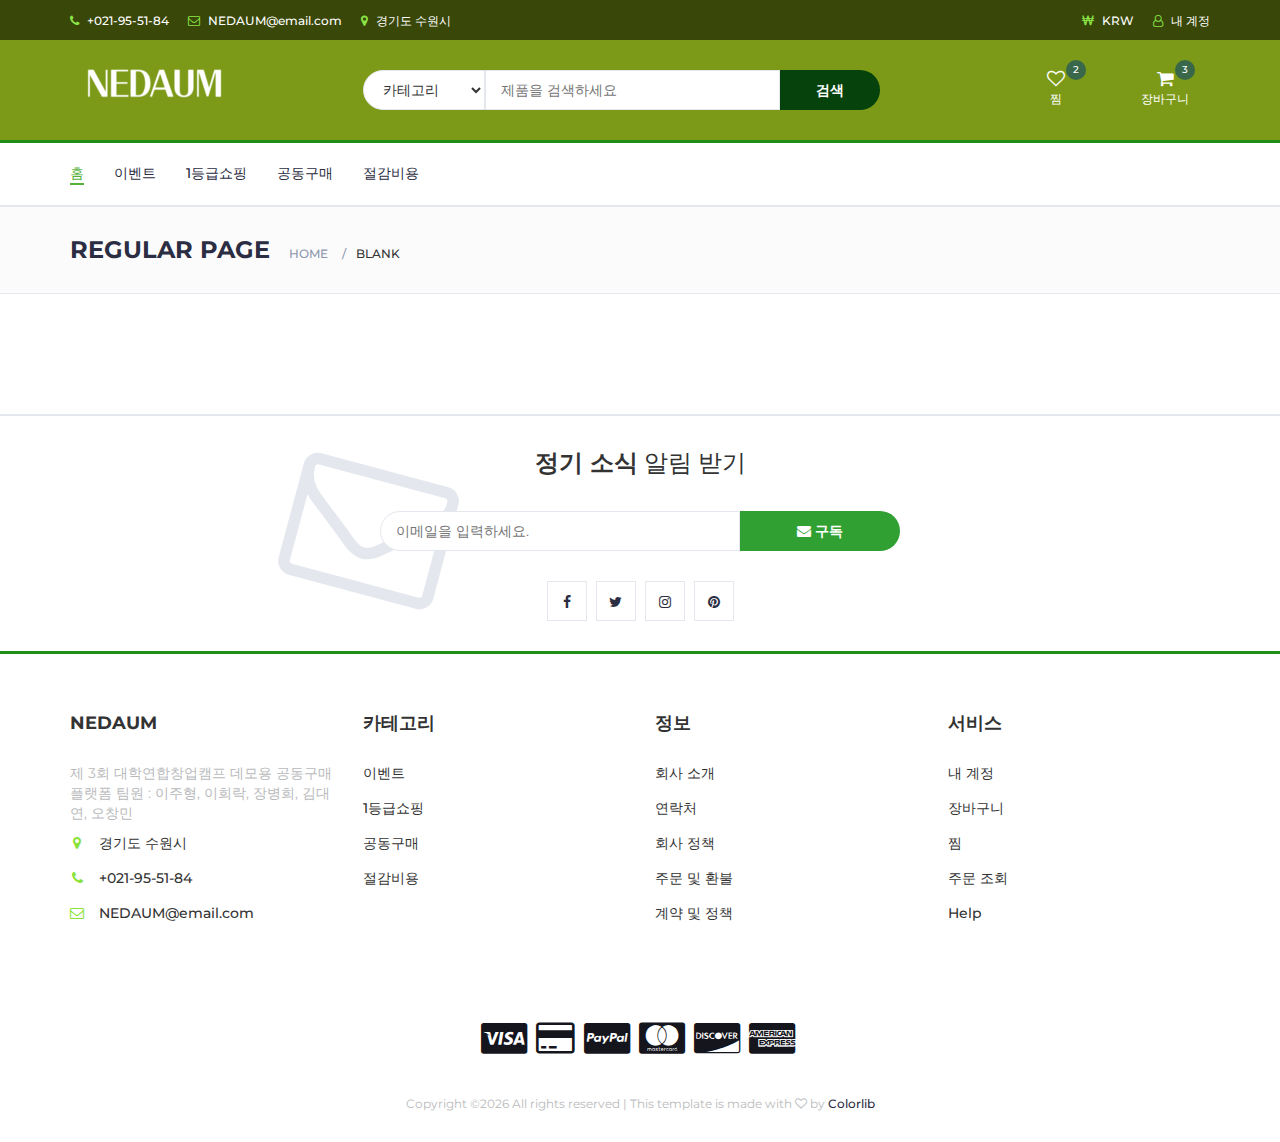
<file: blank.html>
<!DOCTYPE html>
<html lang="en">
	<head>
		<meta charset="utf-8">
		<meta http-equiv="X-UA-Compatible" content="IE=edge">
		<!--<meta name="viewport" content="width=device-width, initial-scale=1">-->
		 <!-- The above 3 meta tags *must* come first in the head; any other head content must come *after* these tags -->

		<title>Electro - HTML Ecommerce Template</title>

 		<!-- Google font -->
 		<link href="https://fonts.googleapis.com/css?family=Montserrat:400,500,700" rel="stylesheet">

 		<!-- Bootstrap -->
 		<link type="text/css" rel="stylesheet" href="css/bootstrap.min.css"/>

 		<!-- Slick -->
 		<link type="text/css" rel="stylesheet" href="css/slick.css"/>
 		<link type="text/css" rel="stylesheet" href="css/slick-theme.css"/>

 		<!-- nouislider -->
 		<link type="text/css" rel="stylesheet" href="css/nouislider.min.css"/>

 		<!-- Font Awesome Icon -->
 		<link rel="stylesheet" href="css/font-awesome.min.css">

 		<!-- Custom stlylesheet -->
 		<link type="text/css" rel="stylesheet" href="css/style.css"/>

 		<!-- HTML5 shim and Respond.js for IE8 support of HTML5 elements and media queries -->
 		<!-- WARNING: Respond.js doesn't work if you view the page via file:// -->
 		<!--[if lt IE 9]>
 		  <script src="https://oss.maxcdn.com/html5shiv/3.7.3/html5shiv.min.js"></script>
 		  <script src="https://oss.maxcdn.com/respond/1.4.2/respond.min.js"></script>
 		<![endif]-->

    </head>
	<body>
		<!-- HEADER -->
		<header>
			<!-- TOP HEADER -->
			<div id="top-header">
				<div class="container">
					<ul class="header-links pull-left">
						<li><a href="Error.html"><i class="fa fa-phone"></i> +021-95-51-84</a></li>
						<li><a href="Error.html"><i class="fa fa-envelope-o"></i> NEDAUM@email.com</a></li>
						<li><a href="Error.html"><i class="fa fa-map-marker"></i> 경기도 수원시</a></li>
					</ul>
					<ul class="header-links pull-right">
						<li><a href="Error.html"><i class="fa fa-krw"></i> KRW</a></li>
						<li><a href="Error.html"><i class="fa fa-user-o"></i> 내 계정</a></li>
					</ul>
				</div>
			</div>
			<!-- /TOP HEADER -->

			<!-- MAIN HEADER -->
			<div id="header">
				<!-- container -->
				<div class="container">
					<!-- row -->
					<div class="row">
						<!-- LOGO -->
						<div class="col-md-3">
							<div class="header-logo">
								<a href="index.html" class="logo">
									<img src="./img/logo.png" alt="">
								</a>
							</div>
						</div>
						<!-- /LOGO -->

						<!-- SEARCH BAR -->
						<div class="col-md-6">
							<div class="header-search">
								<form action="list.html">
									<select class="input-select">
										<option value="0">카테고리</option>
										<option value="1">냉장고</option>
										<option value="2">김치냉장고</option>
										<option value="3">에어컨</option>
										<option value="4">공기청정기</option>
										<option value="5">오븐</option>
									</select>
									<input class="input" placeholder="제품을 검색하세요">
									<button class="search-btn" >검색</button>
								</form>
							</div>
						</div>
						<!-- /SEARCH BAR -->

						<!-- ACCOUNT -->
						<div class="col-md-3 clearfix">
							<div class="header-ctn">
								<!-- Wishlist -->
								<div>
									<a href="Error.html">
										<i class="fa fa-heart-o"></i>
										<span>찜</span>
										<div class="qty">2</div>
									</a>
								</div>
								<!-- /Wishlist -->

								<!-- Cart -->
								<div class="dropdown">
									<a class="dropdown-toggle" data-toggle="dropdown" aria-expanded="true">
										<i class="fa fa-shopping-cart"></i>
										<span>장바구니</span>
										<div class="qty">3</div>
									</a>
									<div class="cart-dropdown">
										<div class="cart-list">
											<div class="product-widget">
												<div class="product-img">
													<img src="./img/product01.png" alt="">
												</div>
												<div class="product-body">
													<h3 class="product-name"><a href="Error.html">[삼성전자] 비스포크</a></h3>
													<h4 class="product-price"><span class="qty">1x</span>1,781,000원</h4>
												</div>
												<button class="delete"><i class="fa fa-close"></i></button>
											</div>

											<div class="product-widget">
												<div class="product-img">
													<img src="./img/product02.png" alt="">
												</div>
												<div class="product-body">
													<h3 class="product-name"><a href="Error.html">[미디어] 세탁기</a></h3>
													<h4 class="product-price"><span class="qty">2x</span>520,000원</h4>
												</div>
												<button class="delete"><i class="fa fa-close"></i></button>
											</div>
										</div>
										<div class="cart-summary">
											<small>3 아이템 선택</small>
											<h5>총합: 2,301,000원</h5>
										</div>
										<div class="cart-btns">
											<a href="Error.html">장바구니 보기</a>
											<a href="checkout.html">구매하기<i class="fa fa-arrow-circle-right"></i></a>
										</div>
									</div>
								</div>
								<!-- /Cart -->

								<!-- Menu Toogle -->
								<div class="menu-toggle">
									<a href="Error.html">
										<i class="fa fa-bars"></i>
										<span>메뉴</span>
									</a>
								</div>
								<!-- /Menu Toogle -->
							</div>
						</div>
						<!-- /ACCOUNT -->
					</div>
					<!-- row -->
				</div>
				<!-- container -->
			</div>
			<!-- /MAIN HEADER -->
		</header>
		<!-- /HEADER -->
		
		<!-- NAVIGATION -->
		<nav id="navigation">
			<!-- container -->
			<div class="container">
				<!-- responsive-nav -->
				<div id="responsive-nav">
					<!-- NAV -->
					<ul class="main-nav nav navbar-nav">
						<li class="active"><a href="index.html">홈</a></li>
						<li><a href="event.html">이벤트</a></li>
						<li><a href="list.html">1등급쇼핑</a></li>
						<li><a href="purchase.html">공동구매</a></li>
						<li><a href="save.html">절감비용</a></li>
					</ul>
					<!-- /NAV -->
				</div>
				<!-- /responsive-nav -->
			</div>
			<!-- /container -->
		</nav>
		<!-- /NAVIGATION -->

		<!-- BREADCRUMB -->
		<div id="breadcrumb" class="section">
			<!-- container -->
			<div class="container">
				<!-- row -->
				<div class="row">
					<div class="col-md-12">
						<h3 class="breadcrumb-header">Regular Page</h3>
						<ul class="breadcrumb-tree">
							<li><a href="Error.html">Home</a></li>
							<li class="active">Blank</li>
						</ul>
					</div>
				</div>
				<!-- /row -->
			</div>
			<!-- /container -->
		</div>
		<!-- /BREADCRUMB -->

		<!-- SECTION -->
		<div class="section">
			<!-- container -->
			<div class="container">
				<!-- row -->
				<div class="row">
				</div>
				<!-- /row -->
			</div>
			<!-- /container -->
		</div>
		<!-- /SECTION -->

<!-- NEWSLETTER -->
<div id="newsletter" class="section">
	<!-- container -->
	<div class="container">
		<!-- row -->
		<div class="row">
			<div class="col-md-12">
				<div class="newsletter">
					<p><strong>정기 소식</strong> 알림 받기</p>
					<form action="https://mail.google.com/">
						<input class="input" type="email" placeholder="이메일을 입력하세요.">
						<button class="newsletter-btn"><i class="fa fa-envelope"></i> 구독</button>
					</form>
					<ul class="newsletter-follow">
						<li>
							<a href="#"><i class="fa fa-facebook"></i></a>
						</li>
						<li>
							<a href="#"><i class="fa fa-twitter"></i></a>
						</li>
						<li>
							<a href="#"><i class="fa fa-instagram"></i></a>
						</li>
						<li>
							<a href="#"><i class="fa fa-pinterest"></i></a>
						</li>
					</ul>
				</div>
			</div>
		</div>
		<!-- /row -->
	</div>
	<!-- /container -->
</div>
<!-- /NEWSLETTER -->

<!-- FOOTER -->
<footer id="footer">
	<!-- top footer -->
	<div class="section">
		<!-- container -->
		<div class="container">
			<!-- row -->
			<div class="row">
				<div class="col-md-3 col-xs-6">
					<div class="footer">
						<h3 class="footer-title">NEDAUM</h3>
						<p>제 3회 대학연합창업캠프 데모용 공동구매 플랫폼 팀원 : 이주형, 이희락, 장병희, 김대연, 오창민</p>
						<ul class="footer-links">
							<li><a href="Error.html"><i class="fa fa-map-marker"></i>경기도 수원시</a></li>
							<li><a href="Error.html"><i class="fa fa-phone"></i>+021-95-51-84</a></li>
							<li><a href="Error.html"><i class="fa fa-envelope-o"></i>NEDAUM@email.com</a></li>
						</ul>
					</div>
				</div>

				<div class="col-md-3 col-xs-6">
					<div class="footer">
						<h3 class="footer-title">카테고리</h3>
						<ul class="footer-links">
							<li><a href="event.html">이벤트</a></li>
							<li><a href="list.html">1등급쇼핑</a></li>
							<li><a href="purchase.html">공동구매</a></li>
							<li><a href="product.html">절감비용</a></li>
						</ul>
					</div>
				</div>

				<div class="clearfix visible-xs"></div>

				<div class="col-md-3 col-xs-6">
					<div class="footer">
						<h3 class="footer-title">정보</h3>
						<ul class="footer-links">
							<li><a href="Error.html">회사 소개</a></li>
							<li><a href="Error.html">연락처</a></li>
							<li><a href="Error.html">회사 정책</a></li>
							<li><a href="Error.html">주문 및 환불</a></li>
							<li><a href="Error.html">계약 및 정책</a></li>
						</ul>
					</div>
				</div>

				<div class="col-md-3 col-xs-6">
					<div class="footer">
						<h3 class="footer-title">서비스</h3>
						<ul class="footer-links">
							<li><a href="Error.html">내 계정</a></li>
							<li><a href="Error.html">장바구니</a></li>
							<li><a href="Error.html">찜</a></li>
							<li><a href="Error.html">주문 조회</a></li>
							<li><a href="Error.html">Help</a></li>
						</ul>
					</div>
				</div>
			</div>
			<!-- /row -->
		</div>
		<!-- /container -->
	</div>
	<!-- /top footer -->

	<!-- bottom footer -->
	<div id="bottom-footer" class="section">
		<div class="container">
			<!-- row -->
			<div class="row">
				<div class="col-md-12 text-center">
					<ul class="footer-payments">
						<li><a href="Error.html"><i class="fa fa-cc-visa"></i></a></li>
						<li><a href="Error.html"><i class="fa fa-credit-card"></i></a></li>
						<li><a href="Error.html"><i class="fa fa-cc-paypal"></i></a></li>
						<li><a href="Error.html"><i class="fa fa-cc-mastercard"></i></a></li>
						<li><a href="Error.html"><i class="fa fa-cc-discover"></i></a></li>
						<li><a href="Error.html"><i class="fa fa-cc-amex"></i></a></li>
					</ul>
					<span class="copyright">
						<!-- Link back to Colorlib can't be removed. Template is licensed under CC BY 3.0. -->
						Copyright &copy;<script>document.write(new Date().getFullYear());</script> All rights reserved | This template is made with <i class="fa fa-heart-o" aria-hidden="true"></i> by <a href="https://colorlib.com" target="_blank">Colorlib</a>
					<!-- Link back to Colorlib can't be removed. Template is licensed under CC BY 3.0. -->
					</span>
				</div>
			</div>
				<!-- /row -->
		</div>
		<!-- /container -->
	</div>
	<!-- /bottom footer -->
</footer>
<!-- /FOOTER -->

		<!-- jQuery Plugins -->
		<script src="js/jquery.min.js"></script>
		<script src="js/bootstrap.min.js"></script>
		<script src="js/slick.min.js"></script>
		<script src="js/nouislider.min.js"></script>
		<script src="js/jquery.zoom.min.js"></script>
		<script src="js/main.js"></script>

	</body>
</html>
</file>
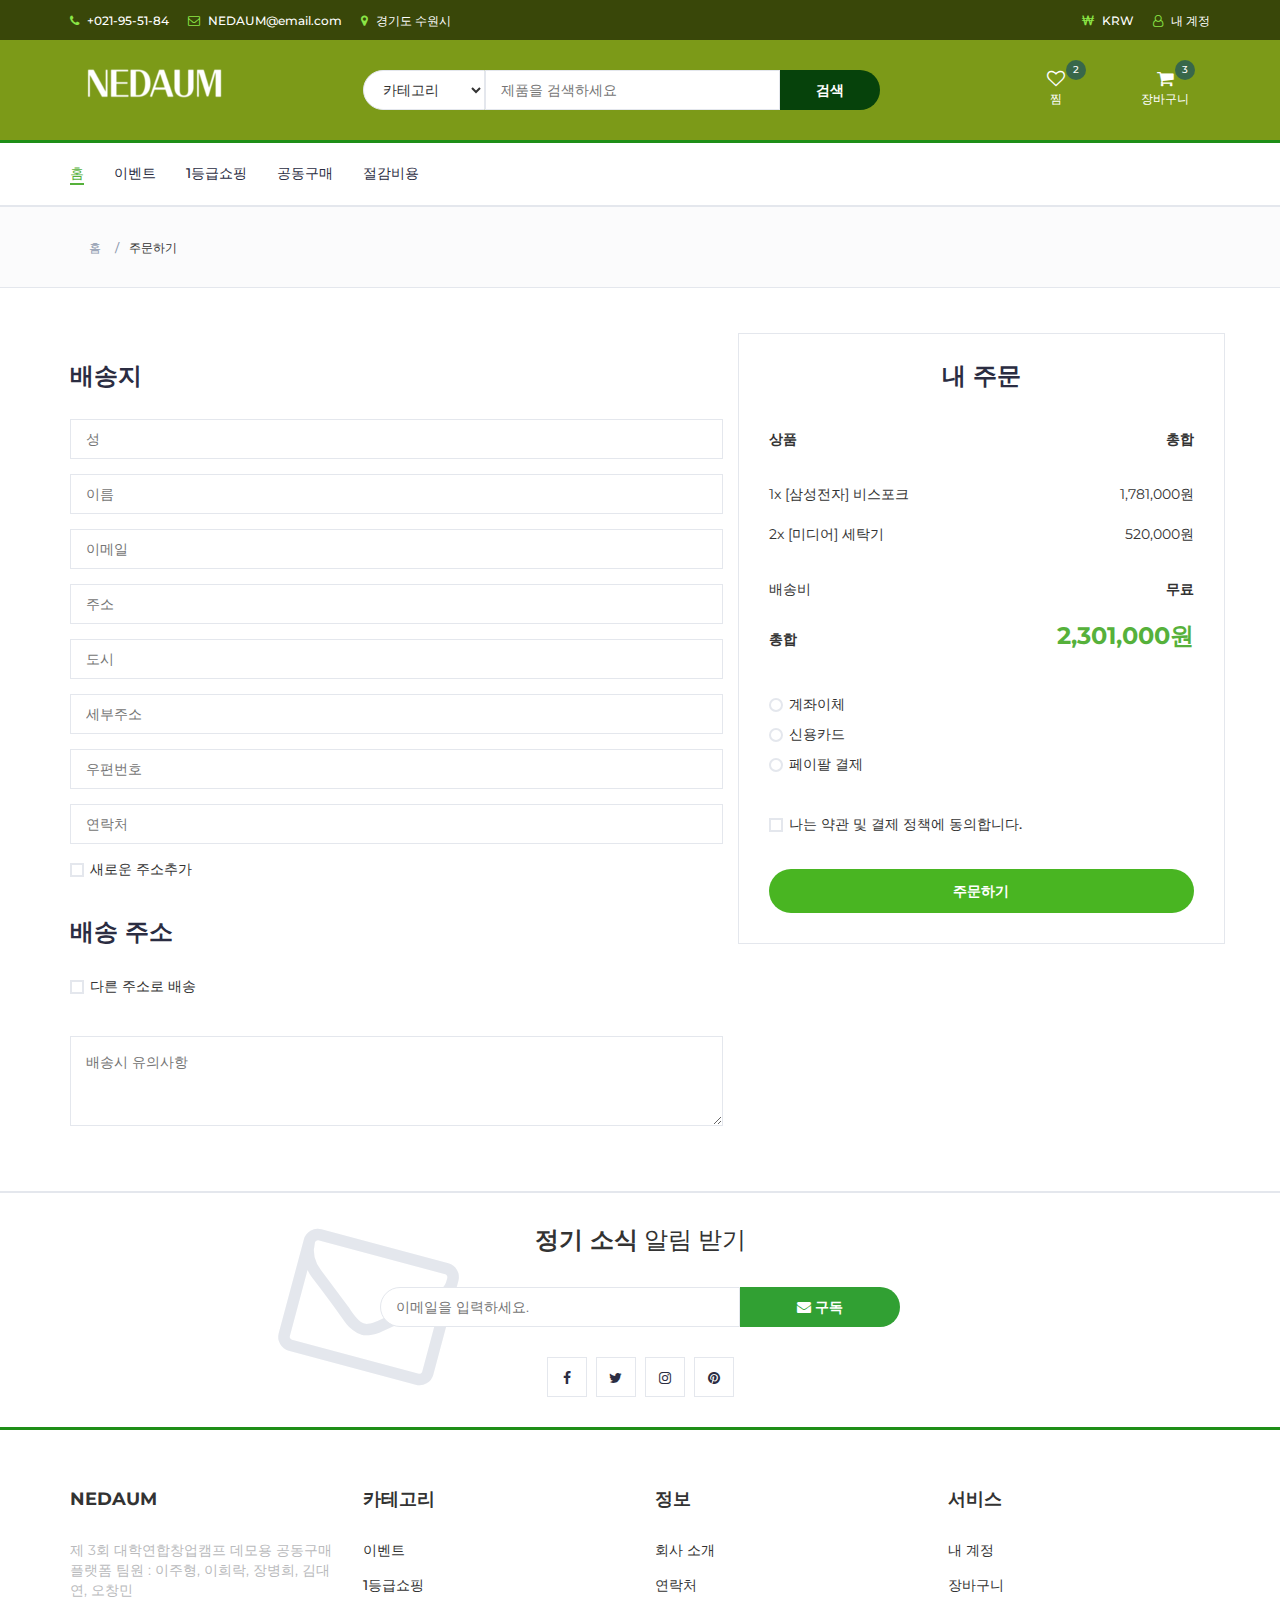
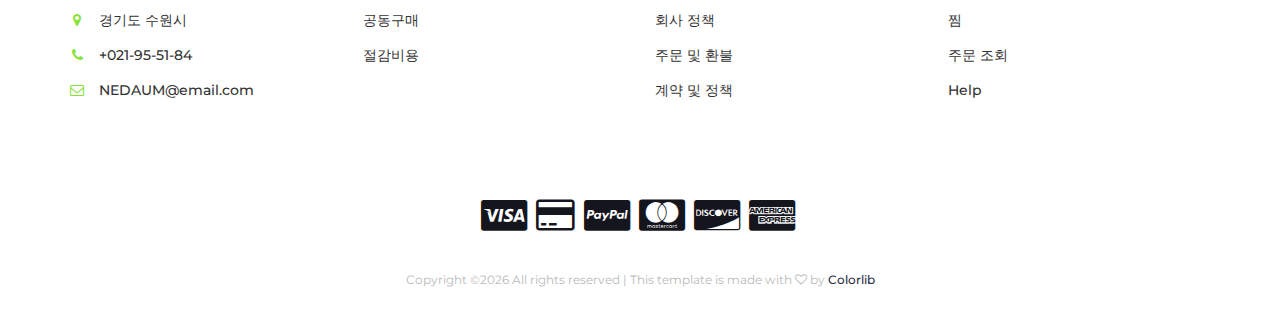
<file: checkout.html>
<!DOCTYPE html>
<html lang="en">
	<head>
		<meta charset="utf-8">
		<meta http-equiv="X-UA-Compatible" content="IE=edge">
		<!--<meta name="viewport" content="width=device-width, initial-scale=1">-->
		 <!-- The above 3 meta tags *must* come first in the head; any other head content must come *after* these tags -->

		 <title>1등급 가전제품 공동구매 플랫폼</title>

 		<!-- Google font -->
 		<link href="https://fonts.googleapis.com/css?family=Montserrat:400,500,700" rel="stylesheet">

 		<!-- Bootstrap -->
 		<link type="text/css" rel="stylesheet" href="css/bootstrap.min.css"/>

 		<!-- Slick -->
 		<link type="text/css" rel="stylesheet" href="css/slick.css"/>
 		<link type="text/css" rel="stylesheet" href="css/slick-theme.css"/>

 		<!-- nouislider -->
 		<link type="text/css" rel="stylesheet" href="css/nouislider.min.css"/>

 		<!-- Font Awesome Icon -->
 		<link rel="stylesheet" href="css/font-awesome.min.css">

 		<!-- Custom stlylesheet -->
 		<link type="text/css" rel="stylesheet" href="css/style.css"/>

		<!-- HTML5 shim and Respond.js for IE8 support of HTML5 elements and media queries -->
		<!-- WARNING: Respond.js doesn't work if you view the page via file:// -->
		<!--[if lt IE 9]>
		  <script src="https://oss.maxcdn.com/html5shiv/3.7.3/html5shiv.min.js"></script>
		  <script src="https://oss.maxcdn.com/respond/1.4.2/respond.min.js"></script>
		<![endif]-->

    </head>
	<body>
		<!-- HEADER -->
		<header>
			<!-- TOP HEADER -->
			<div id="top-header">
				<div class="container">
					<ul class="header-links pull-left">
						<li><a href="Error.html"><i class="fa fa-phone"></i> +021-95-51-84</a></li>
						<li><a href="Error.html"><i class="fa fa-envelope-o"></i> NEDAUM@email.com</a></li>
						<li><a href="Error.html"><i class="fa fa-map-marker"></i> 경기도 수원시</a></li>
					</ul>
					<ul class="header-links pull-right">
						<li><a href="Error.html"><i class="fa fa-krw"></i> KRW</a></li>
						<li><a href="Error.html"><i class="fa fa-user-o"></i> 내 계정</a></li>
					</ul>
				</div>
			</div>
			<!-- /TOP HEADER -->

			<!-- MAIN HEADER -->
			<div id="header">
				<!-- container -->
				<div class="container">
					<!-- row -->
					<div class="row">
						<!-- LOGO -->
						<div class="col-md-3">
							<div class="header-logo">
								<a href="index.html" class="logo">
									<img src="./img/logo.png" alt="">
								</a>
							</div>
						</div>
						<!-- /LOGO -->

						<!-- SEARCH BAR -->
						<div class="col-md-6">
							<div class="header-search">
								<form action="list.html">
									<select class="input-select">
										<option value="0">카테고리</option>
										<option value="1">냉장고</option>
										<option value="2">김치냉장고</option>
										<option value="3">에어컨</option>
										<option value="4">공기청정기</option>
										<option value="5">오븐</option>
									</select>
									<input class="input" placeholder="제품을 검색하세요">
									<button class="search-btn" >검색</button>
								</form>
							</div>
						</div>
						<!-- /SEARCH BAR -->
						<!-- /SEARCH BAR -->

						<!-- ACCOUNT -->
						<div class="col-md-3 clearfix">
							<div class="header-ctn">
								<!-- Wishlist -->
								<div>
									<a href="Error.html">
										<i class="fa fa-heart-o"></i>
										<span>찜</span>
										<div class="qty">2</div>
									</a>
								</div>
								<!-- /Wishlist -->

								<!-- Cart -->
								<div class="dropdown">
									<a class="dropdown-toggle" data-toggle="dropdown" aria-expanded="true">
										<i class="fa fa-shopping-cart"></i>
										<span>장바구니</span>
										<div class="qty">3</div>
									</a>
									<div class="cart-dropdown">
										<div class="cart-list">
											<div class="product-widget">
												<div class="product-img">
													<img src="./img/product01.png" alt="">
												</div>
												<div class="product-body">
													<h3 class="product-name"><a href="Error.html">[삼성전자] 비스포크</a></h3>
													<h4 class="product-price"><span class="qty">1x</span>1,781,000원</h4>
												</div>
												<button class="delete"><i class="fa fa-close"></i></button>
											</div>

											<div class="product-widget">
												<div class="product-img">
													<img src="./img/product02.png" alt="">
												</div>
												<div class="product-body">
													<h3 class="product-name"><a href="Error.html">[미디어] 세탁기</a></h3>
													<h4 class="product-price"><span class="qty">2x</span>520,000원</h4>
												</div>
												<button class="delete"><i class="fa fa-close"></i></button>
											</div>
										</div>
										<div class="cart-summary">
											<small>3 아이템 선택</small>
											<h5>총합: 2,301,000원</h5>
										</div>
										<div class="cart-btns">
											<a href="Error.html">장바구니 보기</a>
											<a href="checkout.html">구매하기<i class="fa fa-arrow-circle-right"></i></a>
										</div>
									</div>
								</div>
								<!-- /Cart -->

								<!-- Menu Toogle -->
								<div class="menu-toggle">
									<a href="Error.html">
										<i class="fa fa-bars"></i>
										<span>메뉴</span>
									</a>
								</div>
								<!-- /Menu Toogle -->
							</div>
						</div>
						<!-- /ACCOUNT -->
					</div>
					<!-- row -->
				</div>
				<!-- container -->
			</div>
			<!-- /MAIN HEADER -->
		</header>
		<!-- /HEADER -->

		<!-- NAVIGATION -->
		<nav id="navigation">
			<!-- container -->
			<div class="container">
				<!-- responsive-nav -->
				<div id="responsive-nav">
					<!-- NAV -->
					<ul class="main-nav nav navbar-nav">
						<li class="active"><a href="index.html">홈</a></li>
						<li><a href="event.html">이벤트</a></li>
						<li><a href="list.html">1등급쇼핑</a></li>
						<li><a href="purchase.html">공동구매</a></li>
						<li><a href="save.html">절감비용</a></li>
					</ul>
					<!-- /NAV -->
				</div>
				<!-- /responsive-nav -->
			</div>
			<!-- /container -->
		</nav>
		<!-- /NAVIGATION -->

		<!-- BREADCRUMB -->
		<div id="breadcrumb" class="section">
			<!-- container -->
			<div class="container">
				<!-- row -->
				<div class="row">
					<div class="col-md-12">
						<h3 class="breadcrumb-header">
							
						</h3>
						<ul class="breadcrumb-tree">
							<li><a href="Error.html">홈</a></li>
							<li class="active">주문하기</li>
						</ul>
					</div>
				</div>
				<!-- /row -->
			</div>
			<!-- /container -->
		</div>
		<!-- /BREADCRUMB -->

		<!-- SECTION -->
		<div class="section">
			<!-- container -->
			<div class="container">
				<!-- row -->
				<div class="row">

					<div class="col-md-7">
						<!-- Billing Details -->
						<div class="billing-details">
							<div class="section-title">
								<h3 class="title">배송지</h3>
							</div>
							<div class="form-group">
								<input class="input" type="text" name="first-name" placeholder="성">
							</div>
							<div class="form-group">
								<input class="input" type="text" name="last-name" placeholder="이름">
							</div>
							<div class="form-group">
								<input class="input" type="email" name="email" placeholder="이메일">
							</div>
							<div class="form-group">
								<input class="input" type="text" name="address" placeholder="주소">
							</div>
							<div class="form-group">
								<input class="input" type="text" name="city" placeholder="도시">
							</div>
							<div class="form-group">
								<input class="input" type="text" name="country" placeholder="세부주소">
							</div>
							<div class="form-group">
								<input class="input" type="text" name="zip-code" placeholder="우편번호">
							</div>
							<div class="form-group">
								<input class="input" type="tel" name="tel" placeholder="연락처">
							</div>
							<div class="form-group">
								<div class="input-checkbox">
									<input type="checkbox" id="create-account">
									<label for="create-account">
										<span></span>
										새로운 주소추가
									</label>
									<div class="caption">
										<p>새 주소 추가</p>
										<input class="input" type="password" name="password" placeholder="비밀번호 입력">
									</div>
								</div>
							</div>
						</div>
						<!-- /Billing Details -->

						<!-- Shiping Details -->
						<div class="shiping-details">
							<div class="section-title">
								<h3 class="title">배송 주소</h3>
							</div>
							<div class="input-checkbox">
								<input type="checkbox" id="shiping-address">
								<label for="shiping-address">
									<span></span>
									다른 주소로 배송
								</label>
								<div class="caption">
									<div class="form-group">
										<input class="input" type="text" name="first-name" placeholder="성">
									</div>
									<div class="form-group">
										<input class="input" type="text" name="last-name" placeholder="이름">
									</div>
									<div class="form-group">
										<input class="input" type="email" name="email" placeholder="이메일">
									</div>
									<div class="form-group">
										<input class="input" type="text" name="address" placeholder="주소">
									</div>
									<div class="form-group">
										<input class="input" type="text" name="city" placeholder="도시">
									</div>
									<div class="form-group">
										<input class="input" type="text" name="country" placeholder="세부주소">
									</div>
									<div class="form-group">
										<input class="input" type="text" name="zip-code" placeholder="우편번호">
									</div>
									<div class="form-group">
										<input class="input" type="tel" name="tel" placeholder="연락처">
									</div>
								</div>
							</div>
						</div>
						<!-- /Shiping Details -->

						<!-- Order notes -->
						<div class="order-notes">
							<textarea class="input" placeholder="배송시 유의사항"></textarea>
						</div>
						<!-- /Order notes -->
					</div>

					<!-- Order Details -->
					<div class="col-md-5 order-details">
						<div class="section-title text-center">
							<h3 class="title">내 주문</h3>
						</div>
						<div class="order-summary">
							<div class="order-col">
								<div><strong>상품</strong></div>
								<div><strong>총합</strong></div>
							</div>
							<div class="order-products">
								<div class="order-col">
									<div>1x [삼성전자] 비스포크</div>
									<div>1,781,000원</div>
								</div>
								<div class="order-col">
									<div>2x [미디어] 세탁기</div>
									<div>520,000원</div>
								</div>
							</div>
							<div class="order-col">
								<div>배송비</div>
								<div><strong>무료</strong></div>
							</div>
							<div class="order-col">
								<div><strong>총합</strong></div>
								<div><strong class="order-total">2,301,000원</strong></div>
							</div>
						</div>
						<div class="payment-method">
							<div class="input-radio">
								<input type="radio" name="payment" id="payment-1">
								<label for="payment-1">
									<span></span>
									계좌이체
								</label>
								<div class="caption">
									<p>현재 결제는 불가합니다.</p>
								</div>
							</div>
							<div class="input-radio">
								<input type="radio" name="payment" id="payment-2">
								<label for="payment-2">
									<span></span>
									신용카드
								</label>
								<div class="caption">
									<p>현재 결제는 불가합니다.</p>
								</div>
							</div>
							<div class="input-radio">
								<input type="radio" name="payment" id="payment-3">
								<label for="payment-3">
									<span></span>
									페이팔 결제
								</label>
								<div class="caption">
									<p>현재 결제는 불가합니다.</p>
								</div>
							</div>
						</div>
						<div class="input-checkbox">
							<input type="checkbox" id="terms">
							<label for="terms">
								<span></span>
								나는 약관 및 결제 정책에 동의합니다.
							</label>
						</div>
						<a href="Error.html" class="primary-btn order-submit">주문하기</a>
					</div>
					<!-- /Order Details -->
				</div>
				<!-- /row -->
			</div>
			<!-- /container -->
		</div>
		<!-- /SECTION -->

		<!-- NEWSLETTER -->
		<div id="newsletter" class="section">
			<!-- container -->
			<div class="container">
				<!-- row -->
				<div class="row">
					<div class="col-md-12">
						<div class="newsletter">
							<p><strong>정기 소식</strong> 알림 받기</p>
							<form action="https://mail.google.com/">
								<input class="input" type="email" placeholder="이메일을 입력하세요.">
								<button class="newsletter-btn"><i class="fa fa-envelope"></i> 구독</button>
							</form>
							<ul class="newsletter-follow">
								<li>
									<a href="#"><i class="fa fa-facebook"></i></a>
								</li>
								<li>
									<a href="#"><i class="fa fa-twitter"></i></a>
								</li>
								<li>
									<a href="#"><i class="fa fa-instagram"></i></a>
								</li>
								<li>
									<a href="#"><i class="fa fa-pinterest"></i></a>
								</li>
							</ul>
						</div>
					</div>
				</div>
				<!-- /row -->
			</div>
			<!-- /container -->
		</div>
		<!-- /NEWSLETTER -->

<!-- FOOTER -->
<footer id="footer">
	<!-- top footer -->
	<div class="section">
		<!-- container -->
		<div class="container">
			<!-- row -->
			<div class="row">
				<div class="col-md-3 col-xs-6">
					<div class="footer">
						<h3 class="footer-title">NEDAUM</h3>
						<p>제 3회 대학연합창업캠프 데모용 공동구매 플랫폼 팀원 : 이주형, 이희락, 장병희, 김대연, 오창민</p>
						<ul class="footer-links">
							<li><a href="Error.html"><i class="fa fa-map-marker"></i>경기도 수원시</a></li>
							<li><a href="Error.html"><i class="fa fa-phone"></i>+021-95-51-84</a></li>
							<li><a href="Error.html"><i class="fa fa-envelope-o"></i>NEDAUM@email.com</a></li>
						</ul>
					</div>
				</div>

				<div class="col-md-3 col-xs-6">
					<div class="footer">
						<h3 class="footer-title">카테고리</h3>
						<ul class="footer-links">
							<li><a href="event.html">이벤트</a></li>
							<li><a href="list.html">1등급쇼핑</a></li>
							<li><a href="purchase.html">공동구매</a></li>
							<li><a href="product.html">절감비용</a></li>
						</ul>
					</div>
				</div>

				<div class="clearfix visible-xs"></div>

				<div class="col-md-3 col-xs-6">
					<div class="footer">
						<h3 class="footer-title">정보</h3>
						<ul class="footer-links">
							<li><a href="Error.html">회사 소개</a></li>
							<li><a href="Error.html">연락처</a></li>
							<li><a href="Error.html">회사 정책</a></li>
							<li><a href="Error.html">주문 및 환불</a></li>
							<li><a href="Error.html">계약 및 정책</a></li>
						</ul>
					</div>
				</div>

				<div class="col-md-3 col-xs-6">
					<div class="footer">
						<h3 class="footer-title">서비스</h3>
						<ul class="footer-links">
							<li><a href="Error.html">내 계정</a></li>
							<li><a href="Error.html">장바구니</a></li>
							<li><a href="Error.html">찜</a></li>
							<li><a href="Error.html">주문 조회</a></li>
							<li><a href="Error.html">Help</a></li>
						</ul>
					</div>
				</div>
			</div>
			<!-- /row -->
		</div>
		<!-- /container -->
	</div>
	<!-- /top footer -->

	<!-- bottom footer -->
	<div id="bottom-footer" class="section">
		<div class="container">
			<!-- row -->
			<div class="row">
				<div class="col-md-12 text-center">
					<ul class="footer-payments">
						<li><a href="Error.html"><i class="fa fa-cc-visa"></i></a></li>
						<li><a href="Error.html"><i class="fa fa-credit-card"></i></a></li>
						<li><a href="Error.html"><i class="fa fa-cc-paypal"></i></a></li>
						<li><a href="Error.html"><i class="fa fa-cc-mastercard"></i></a></li>
						<li><a href="Error.html"><i class="fa fa-cc-discover"></i></a></li>
						<li><a href="Error.html"><i class="fa fa-cc-amex"></i></a></li>
					</ul>
					<span class="copyright">
						<!-- Link back to Colorlib can't be removed. Template is licensed under CC BY 3.0. -->
						Copyright &copy;<script>document.write(new Date().getFullYear());</script> All rights reserved | This template is made with <i class="fa fa-heart-o" aria-hidden="true"></i> by <a href="https://colorlib.com" target="_blank">Colorlib</a>
					<!-- Link back to Colorlib can't be removed. Template is licensed under CC BY 3.0. -->
					</span>
				</div>
			</div>
				<!-- /row -->
		</div>
		<!-- /container -->
	</div>
	<!-- /bottom footer -->
</footer>
<!-- /FOOTER -->

		<!-- jQuery Plugins -->
		<script src="js/jquery.min.js"></script>
		<script src="js/bootstrap.min.js"></script>
		<script src="js/slick.min.js"></script>
		<script src="js/nouislider.min.js"></script>
		<script src="js/jquery.zoom.min.js"></script>
		<script src="js/main.js"></script>

	</body>
</html>
</file>
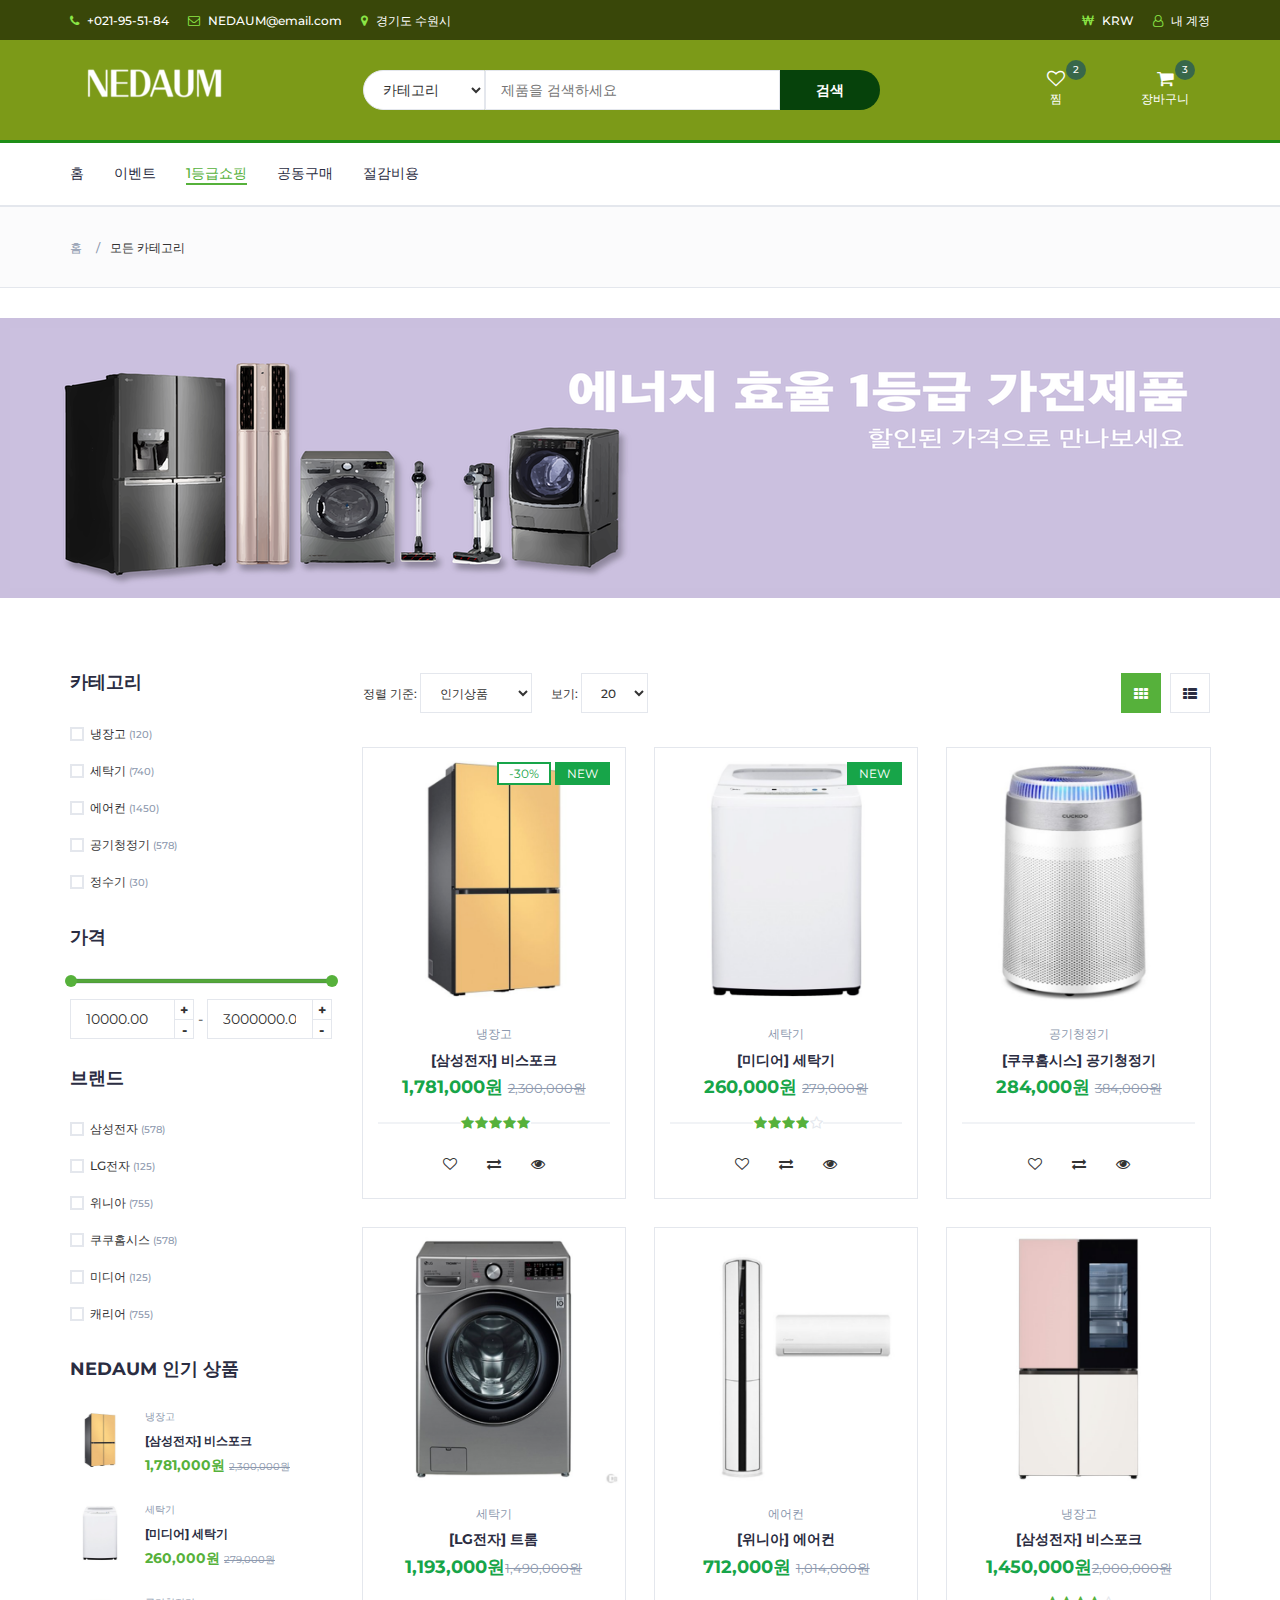
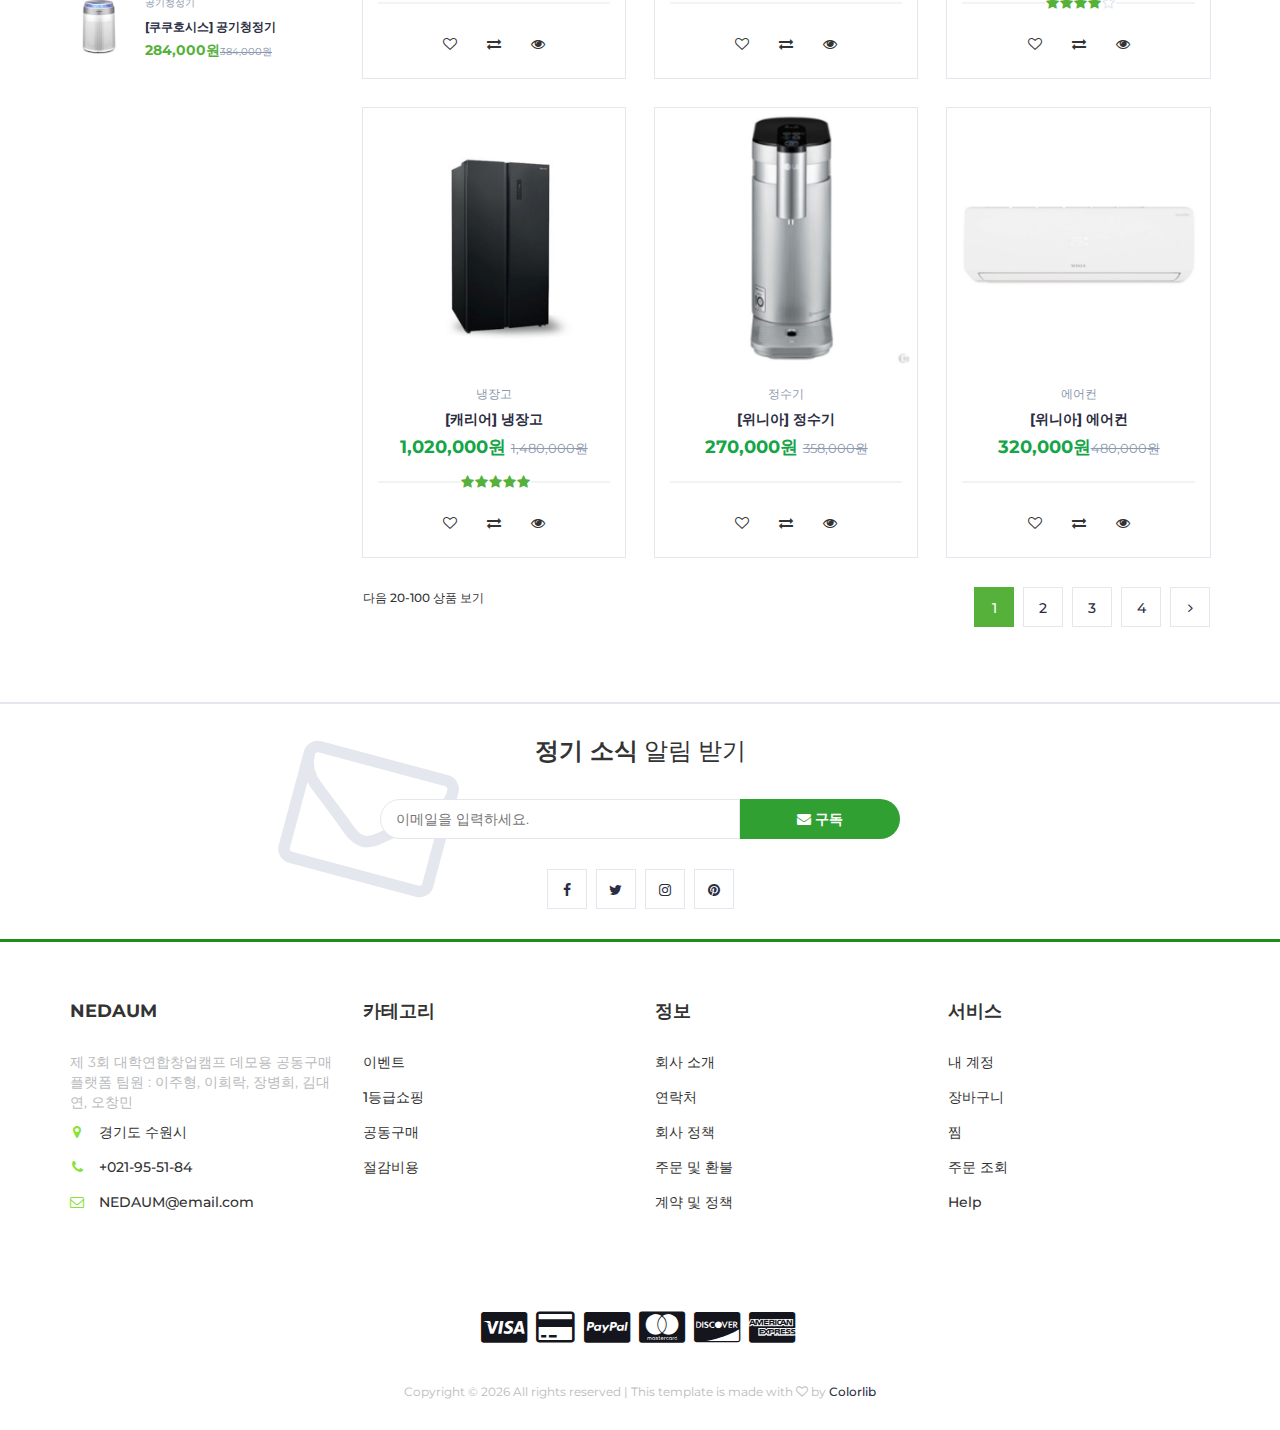
<file: list.html>
<!DOCTYPE html>
<html lang="en">
  <head>
    <meta charset="utf-8" />
    <meta http-equiv="X-UA-Compatible" content="IE=edge" />
    <!--<meta name="viewport" content="width=device-width, initial-scale=1">-->
    <!-- The above 3 meta tags *must* come first in the head; any other head content must come *after* these tags -->

    <title>1등급 가전제품 공동구매 플랫폼</title>

    <!-- Google font -->
    <link
      href="https://fonts.googleapis.com/css?family=Montserrat:400,500,700"
      rel="stylesheet"
    />

    <!-- Bootstrap -->
    <link type="text/css" rel="stylesheet" href="css/bootstrap.min.css" />

    <!-- Slick -->
    <link type="text/css" rel="stylesheet" href="css/slick.css" />
    <link type="text/css" rel="stylesheet" href="css/slick-theme.css" />

    <!-- nouislider -->
    <link type="text/css" rel="stylesheet" href="css/nouislider.min.css" />

    <!-- Font Awesome Icon -->
    <link rel="stylesheet" href="css/font-awesome.min.css" />

    <!-- Custom stlylesheet -->
    <link type="text/css" rel="stylesheet" href="css/style.css" />

    <!-- HTML5 shim and Respond.js for IE8 support of HTML5 elements and media queries -->
    <!-- WARNING: Respond.js doesn't work if you view the page via file:// -->
    <!--[if lt IE 9]>
      <script src="https://oss.maxcdn.com/html5shiv/3.7.3/html5shiv.min.js"></script>
      <script src="https://oss.maxcdn.com/respond/1.4.2/respond.min.js"></script>
    <![endif]-->
  </head>
  <body>
    <!-- HEADER -->
    <header>
      <!-- TOP HEADER -->
      <div id="top-header">
        <div class="container">
          <ul class="header-links pull-left">
            <li>
              <a href="Error.html"><i class="fa fa-phone"></i> +021-95-51-84</a>
            </li>
            <li>
              <a href="Error.html"
                ><i class="fa fa-envelope-o"></i> NEDAUM@email.com</a
              >
            </li>
            <li>
              <a href="Error.html"
                ><i class="fa fa-map-marker"></i> 경기도 수원시</a
              >
            </li>
          </ul>
          <ul class="header-links pull-right">
            <li>
              <a href="Error.html"><i class="fa fa-krw"></i> KRW</a>
            </li>
            <li>
              <a href="Error.html"><i class="fa fa-user-o"></i> 내 계정</a>
            </li>
          </ul>
        </div>
      </div>
      <!-- /TOP HEADER -->

      <!-- MAIN HEADER -->
      <div id="header">
        <!-- container -->
        <div class="container">
          <!-- row -->
          <div class="row">
            <!-- LOGO -->
            <div class="col-md-3">
              <div class="header-logo">
                <a href="index.html" class="logo">
                  <img src="./img/logo.png" alt="" />
                </a>
              </div>
            </div>
            <!-- /LOGO -->

            <!-- SEARCH BAR -->
            <div class="col-md-6">
              <div class="header-search">
                <form action="list.html">
                  <select class="input-select">
                    <option value="0">카테고리</option>
                    <option value="1">냉장고</option>
                    <option value="2">김치냉장고</option>
                    <option value="3">에어컨</option>
                    <option value="4">공기청정기</option>
                    <option value="5">오븐</option>
                  </select>
                  <input class="input" placeholder="제품을 검색하세요" />
                  <button class="search-btn">검색</button>
                </form>
              </div>
            </div>
            <!-- /SEARCH BAR -->

            <!-- ACCOUNT -->
            <div class="col-md-3 clearfix">
              <div class="header-ctn">
                <!-- Wishlist -->
                <div>
                  <a href="Error.html">
                    <i class="fa fa-heart-o"></i>
                    <span>찜</span>
                    <div class="qty">2</div>
                  </a>
                </div>
                <!-- /Wishlist -->

                <!-- Cart -->
                <div class="dropdown">
                  <a
                    class="dropdown-toggle"
                    data-toggle="dropdown"
                    aria-expanded="true"
                  >
                    <i class="fa fa-shopping-cart"></i>
                    <span>장바구니</span>
                    <div class="qty">3</div>
                  </a>
                  <div class="cart-dropdown">
                    <div class="cart-list">
                      <div class="product-widget">
                        <div class="product-img">
                          <img src="./img/product01.png" alt="" />
                        </div>
                        <div class="product-body">
                          <h3 class="product-name">
                            <a href="Error.html">[삼성전자] 비스포크</a>
                          </h3>
                          <h4 class="product-price">
                            <span class="qty">1x</span>1,781,000원
                          </h4>
                        </div>
                        <button class="delete">
                          <i class="fa fa-close"></i>
                        </button>
                      </div>

                      <div class="product-widget">
                        <div class="product-img">
                          <img src="./img/product02.png" alt="" />
                        </div>
                        <div class="product-body">
                          <h3 class="product-name">
                            <a href="Error.html">[미디어] 세탁기</a>
                          </h3>
                          <h4 class="product-price">
                            <span class="qty">2x</span>520,000원
                          </h4>
                        </div>
                        <button class="delete">
                          <i class="fa fa-close"></i>
                        </button>
                      </div>
                    </div>
                    <div class="cart-summary">
                      <small>3 아이템 선택</small>
                      <h5>총합: 2,301,000원</h5>
                    </div>
                    <div class="cart-btns">
                      <a href="Error.html">장바구니 보기</a>
                      <a href="checkout.html"
                        >구매하기<i class="fa fa-arrow-circle-right"></i
                      ></a>
                    </div>
                  </div>
                </div>
                <!-- /Cart -->

                <!-- Menu Toogle -->
                <div class="menu-toggle">
                  <a href="Error.html">
                    <i class="fa fa-bars"></i>
                    <span>메뉴</span>
                  </a>
                </div>
                <!-- /Menu Toogle -->
              </div>
            </div>
            <!-- /ACCOUNT -->
          </div>
          <!-- row -->
        </div>
        <!-- container -->
      </div>
      <!-- /MAIN HEADER -->
    </header>
    <!-- /HEADER -->

    <!-- NAVIGATION -->
    <nav id="navigation">
      <!-- container -->
      <div class="container">
        <!-- responsive-nav -->
        <div id="responsive-nav">
          <!-- NAV -->
          <ul class="main-nav nav navbar-nav">
            <li><a href="index.html">홈</a></li>
            <li><a href="event.html">이벤트</a></li>
            <li class="active"><a href="list.html">1등급쇼핑</a></li>
            <li><a href="purchase.html">공동구매</a></li>
            <li><a href="save.html">절감비용</a></li>
          </ul>
          <!-- /NAV -->
        </div>
        <!-- /responsive-nav -->
      </div>
      <!-- /container -->
    </nav>
    <!-- /NAVIGATION -->

    <!-- BREADCRUMB -->
    <div id="breadcrumb" class="section">
      <!-- container -->
      <div class="container">
        <!-- row -->
        <div class="row">
          <div class="col-md-12">
            <ul class="breadcrumb-tree">
              <li><a href="index.html">홈</a></li>
              <li class="active">모든 카테고리</li>
            </ul>
          </div>
        </div>
        <!-- /row -->
      </div>
      <!-- /container -->
    </div>
    <!-- /BREADCRUMB -->

    <!-- HOT DEAL SECTION -->
    <div id="banner4" class="section" href="purchase.html">
      <!-- container -->
      <div class="container">
        <!-- row -->
        <div class="row">
          <div class="col-md-12">
            <div class="banner4">
              <br />
              <br />
              <br />
              <br />
              <br />
              <br />
              <br />
              <br />
            </div>
          </div>
        </div>
        <!-- /row -->
      </div>
      <!-- /container -->
    </div>

    <!-- SECTION -->
    <div class="section">
      <!-- container -->
      <div class="container">
        <!-- row -->
        <div class="row">
          <!-- ASIDE -->
          <div id="aside" class="col-md-3">
            <!-- aside Widget -->
            <div class="aside">
              <h3 class="aside-title">카테고리</h3>
              <div class="checkbox-filter">
                <div class="input-checkbox">
                  <input type="checkbox" id="category-1" />
                  <label for="category-1">
                    <span></span>
                    냉장고
                    <small>(120)</small>
                  </label>
                </div>

                <div class="input-checkbox">
                  <input type="checkbox" id="category-2" />
                  <label for="category-2">
                    <span></span>
                    세탁기
                    <small>(740)</small>
                  </label>
                </div>

                <div class="input-checkbox">
                  <input type="checkbox" id="category-3" />
                  <label for="category-3">
                    <span></span>
                    에어컨
                    <small>(1450)</small>
                  </label>
                </div>

                <div class="input-checkbox">
                  <input type="checkbox" id="category-4" />
                  <label for="category-4">
                    <span></span>
                    공기청정기
                    <small>(578)</small>
                  </label>
                </div>

                <div class="input-checkbox">
                  <input type="checkbox" id="category-4" />
                  <label for="category-4">
                    <span></span>
                    정수기
                    <small>(30)</small>
                  </label>
                </div>
              </div>
            </div>
            <!-- /aside Widget -->

            <!-- aside Widget -->
            <div class="aside">
              <h3 class="aside-title">가격</h3>
              <div class="price-filter">
                <div id="price-slider"></div>
                <div class="input-number price-min">
                  <input id="price-min" type="number" />
                  <span class="qty-up">+</span>
                  <span class="qty-down">-</span>
                </div>
                <span>-</span>
                <div class="input-number price-max">
                  <input id="price-max" type="number" />
                  <span class="qty-up">+</span>
                  <span class="qty-down">-</span>
                </div>
              </div>
            </div>
            <!-- /aside Widget -->

            <!-- aside Widget -->
            <div class="aside">
              <h3 class="aside-title">브랜드</h3>
              <div class="checkbox-filter">
                <div class="input-checkbox">
                  <input type="checkbox" id="brand-1" />
                  <label for="brand-1">
                    <span></span>
                    삼성전자
                    <small>(578)</small>
                  </label>
                </div>
                <div class="input-checkbox">
                  <input type="checkbox" id="brand-2" />
                  <label for="brand-2">
                    <span></span>
                    LG전자
                    <small>(125)</small>
                  </label>
                </div>
                <div class="input-checkbox">
                  <input type="checkbox" id="brand-3" />
                  <label for="brand-3">
                    <span></span>
                    위니아
                    <small>(755)</small>
                  </label>
                </div>
                <div class="input-checkbox">
                  <input type="checkbox" id="brand-4" />
                  <label for="brand-4">
                    <span></span>
                    쿠쿠홈시스
                    <small>(578)</small>
                  </label>
                </div>
                <div class="input-checkbox">
                  <input type="checkbox" id="brand-5" />
                  <label for="brand-5">
                    <span></span>
                    미디어
                    <small>(125)</small>
                  </label>
                </div>
                <div class="input-checkbox">
                  <input type="checkbox" id="brand-6" />
                  <label for="brand-6">
                    <span></span>
                    캐리어
                    <small>(755)</small>
                  </label>
                </div>
              </div>
            </div>
            <!-- /aside Widget -->

            <!-- aside Widget -->
            <div class="aside">
              <h3 class="aside-title">NEDAUM 인기 상품</h3>
              <div class="product-widget">
                <div class="product-img">
                  <img src="./img/product01.png" alt="" />
                </div>
                <div class="product-body">
                  <p class="product-category">냉장고</p>
                  <h3 class="product-name">
                    <a href="product.html">[삼성전자] 비스포크</a>
                  </h3>
                  <h4 class="product-price">
                    1,781,000원 <del class="product-old-price">2,300,000원</del>
                  </h4>
                </div>
              </div>

              <div class="product-widget">
                <div class="product-img">
                  <img src="./img/product02.png" alt="" />
                </div>
                <div class="product-body">
                  <p class="product-category">세탁기</p>
                  <h3 class="product-name">
                    <a href="product.html">[미디어] 세탁기</a>
                  </h3>
                  <h4 class="product-price">
                    260,000원 <del class="product-old-price">279,000원</del>
                  </h4>
                </div>
              </div>

              <div class="product-widget">
                <div class="product-img">
                  <img src="./img/product03.png" alt="" />
                </div>
                <div class="product-body">
                  <p class="product-category">공기청정기</p>
                  <h3 class="product-name">
                    <a href="product.html">[쿠쿠호시스] 공기청정기</a>
                  </h3>
                  <h4 class="product-price">
                    284,000원<del class="product-old-price">384,000원</del>
                  </h4>
                </div>
              </div>
            </div>
            <!-- /aside Widget -->
          </div>
          <!-- /ASIDE -->

          <!-- STORE -->
          <div id="store" class="col-md-9">
            <!-- store top filter -->
            <div class="store-filter clearfix">
              <div class="store-sort">
                <label>
                  정렬 기준:
                  <select class="input-select">
                    <option value="0">인기상품</option>
                    <option value="1">구매많은순</option>
                    <option value="2">리뷰많은순</option>
                    <option value="3">낮은가격순</option>
                    <option value="4">높은가격순</option>
                  </select>
                </label>

                <label>
                  보기:
                  <select class="input-select">
                    <option value="0">20</option>
                    <option value="1">50</option>
                  </select>
                </label>
              </div>
              <ul class="store-grid">
                <li class="active"><i class="fa fa-th"></i></li>
                <li>
                  <a href="product.html"><i class="fa fa-th-list"></i></a>
                </li>
              </ul>
            </div>
            <!-- /store top filter -->

            <!-- store products -->
            <div class="row">
              <!-- product -->
              <div class="col-md-4 col-xs-6">
                <div class="product">
                  <div class="product-img">
                    <img src="./img/product01.png" alt="" />
                    <div class="product-label">
                      <span class="sale">-30%</span>
                      <span class="new">NEW</span>
                    </div>
                  </div>
                  <div class="product-body">
                    <p class="product-category">냉장고</p>
                    <h3 class="product-name">
                      <a href="product.html">[삼성전자] 비스포크</a>
                    </h3>
                    <h4 class="product-price">
                      1,781,000원
                      <del class="product-old-price">2,300,000원</del>
                    </h4>
                    <div class="product-rating">
                      <i class="fa fa-star"></i>
                      <i class="fa fa-star"></i>
                      <i class="fa fa-star"></i>
                      <i class="fa fa-star"></i>
                      <i class="fa fa-star"></i>
                    </div>
                    <div class="product-btns">
                      <button class="add-to-wishlist">
                        <i class="fa fa-heart-o"></i
                        ><span class="tooltipp">찜하기</span>
                      </button>
                      <button class="add-to-compare">
                        <i class="fa fa-exchange"></i
                        ><span class="tooltipp">상품비교</span>
                      </button>
                      <button class="quick-view">
                        <i class="fa fa-eye"></i
                        ><span class="tooltipp">즐겨찾기</span>
                      </button>
                    </div>
                  </div>
                  <div class="add-to-cart">
                    <button class="add-to-cart-btn">
                      <i class="fa fa-shopping-cart"></i> 장바구니 담기
                    </button>
                  </div>
                </div>
              </div>
              <!-- /product -->

              <!-- product -->
              <div class="col-md-4 col-xs-6">
                <div class="product">
                  <div class="product-img">
                    <img src="./img/product02.png" alt="" />
                    <div class="product-label">
                      <span class="new">NEW</span>
                    </div>
                  </div>
                  <div class="product-body">
                    <p class="product-category">세탁기</p>
                    <h3 class="product-name">
                      <a href="product.html">[미디어] 세탁기</a>
                    </h3>
                    <h4 class="product-price">
                      260,000원 <del class="product-old-price">279,000원</del>
                    </h4>
                    <div class="product-rating">
                      <i class="fa fa-star"></i>
                      <i class="fa fa-star"></i>
                      <i class="fa fa-star"></i>
                      <i class="fa fa-star"></i>
                      <i class="fa fa-star-o"></i>
                    </div>
                    <div class="product-btns">
                      <button class="add-to-wishlist">
                        <i class="fa fa-heart-o"></i
                        ><span class="tooltipp">찜하기</span>
                      </button>
                      <button class="add-to-compare">
                        <i class="fa fa-exchange"></i
                        ><span class="tooltipp">상품비교</span>
                      </button>
                      <button class="quick-view">
                        <i class="fa fa-eye"></i
                        ><span class="tooltipp">즐겨찾기</span>
                      </button>
                    </div>
                  </div>
                  <div class="add-to-cart">
                    <button class="add-to-cart-btn">
                      <i class="fa fa-shopping-cart"></i> 장바구니 담기
                    </button>
                  </div>
                </div>
              </div>
              <!-- /product -->

              <div class="clearfix visible-sm visible-xs"></div>

              <!-- product -->
              <div class="col-md-4 col-xs-6">
                <div class="product">
                  <div class="product-img">
                    <img src="./img/product03.png" alt="" />
                  </div>
                  <div class="product-body">
                    <p class="product-category">공기청정기</p>
                    <h3 class="product-name">
                      <a href="product.html">[쿠쿠홈시스] 공기청정기</a>
                    </h3>
                    <h4 class="product-price">
                      284,000원 <del class="product-old-price">384,000원</del>
                    </h4>
                    <div class="product-rating"></div>
                    <div class="product-btns">
                      <button class="add-to-wishlist">
                        <i class="fa fa-heart-o"></i
                        ><span class="tooltipp">찜하기</span>
                      </button>
                      <button class="add-to-compare">
                        <i class="fa fa-exchange"></i
                        ><span class="tooltipp">상품비교</span>
                      </button>
                      <button class="quick-view">
                        <i class="fa fa-eye"></i
                        ><span class="tooltipp">즐겨찾기</span>
                      </button>
                    </div>
                  </div>
                  <div class="add-to-cart">
                    <button class="add-to-cart-btn">
                      <i class="fa fa-shopping-cart"></i> 장바구니 담기
                    </button>
                  </div>
                </div>
              </div>
              <!-- /product -->

              <div class="clearfix visible-lg visible-md"></div>

              <!-- product -->
              <div class="col-md-4 col-xs-6">
                <div class="product">
                  <div class="product-img">
                    <img src="./img/product04.png" alt="" />
                  </div>
                  <div class="product-body">
                    <p class="product-category">세탁기</p>
                    <h3 class="product-name">
                      <a href="product.html">[LG전자] 트롬</a>
                    </h3>
                    <h4 class="product-price">
                      1,193,000원<del class="product-old-price"
                        >1,490,000원</del
                      >
                    </h4>
                    <div class="product-rating"></div>
                    <div class="product-btns">
                      <button class="add-to-wishlist">
                        <i class="fa fa-heart-o"></i
                        ><span class="tooltipp">찜하기</span>
                      </button>
                      <button class="add-to-compare">
                        <i class="fa fa-exchange"></i
                        ><span class="tooltipp">상품비교</span>
                      </button>
                      <button class="quick-view">
                        <i class="fa fa-eye"></i
                        ><span class="tooltipp">즐겨찾기</span>
                      </button>
                    </div>
                  </div>
                  <div class="add-to-cart">
                    <button class="add-to-cart-btn">
                      <i class="fa fa-shopping-cart"></i> 장바구니 담기
                    </button>
                  </div>
                </div>
              </div>
              <!-- /product -->

              <div class="clearfix visible-sm visible-xs"></div>

              <!-- product -->
              <div class="col-md-4 col-xs-6">
                <div class="product">
                  <div class="product-img">
                    <img src="./img/product05.png" alt="" />
                  </div>
                  <div class="product-body">
                    <p class="product-category">에어컨</p>
                    <h3 class="product-name">
                      <a href="product.html">[위니아] 에어컨</a>
                    </h3>
                    <h4 class="product-price">
                      712,000원 <del class="product-old-price">1,014,000원</del>
                    </h4>
                    <div class="product-rating"></div>
                    <div class="product-btns">
                      <button class="add-to-wishlist">
                        <i class="fa fa-heart-o"></i
                        ><span class="tooltipp">찜하기</span>
                      </button>
                      <button class="add-to-compare">
                        <i class="fa fa-exchange"></i
                        ><span class="tooltipp">상품비교</span>
                      </button>
                      <button class="quick-view">
                        <i class="fa fa-eye"></i
                        ><span class="tooltipp">즐겨찾기</span>
                      </button>
                    </div>
                  </div>
                  <div class="add-to-cart">
                    <button class="add-to-cart-btn">
                      <i class="fa fa-shopping-cart"></i> 장바구니 담기
                    </button>
                  </div>
                </div>
              </div>
              <!-- /product -->

              <!-- product -->
              <div class="col-md-4 col-xs-6">
                <div class="product">
                  <div class="product-img">
                    <img src="./img/product06.png" alt="" />
                  </div>
                  <div class="product-body">
                    <p class="product-category">냉장고</p>
                    <h3 class="product-name">
                      <a href="product.html">[삼성전자] 비스포크</a>
                    </h3>
                    <h4 class="product-price">
                      1,450,000원<del class="product-old-price"
                        >2,000,000원</del
                      >
                    </h4>
                    <div class="product-rating">
                      <i class="fa fa-star"></i>
                      <i class="fa fa-star"></i>
                      <i class="fa fa-star"></i>
                      <i class="fa fa-star"></i>
                      <i class="fa fa-star-o"></i>
                    </div>
                    <div class="product-btns">
                      <button class="add-to-wishlist">
                        <i class="fa fa-heart-o"></i
                        ><span class="tooltipp">찜하기</span>
                      </button>
                      <button class="add-to-compare">
                        <i class="fa fa-exchange"></i
                        ><span class="tooltipp">상품비교</span>
                      </button>
                      <button class="quick-view">
                        <i class="fa fa-eye"></i
                        ><span class="tooltipp">즐겨찾기</span>
                      </button>
                    </div>
                  </div>
                  <div class="add-to-cart">
                    <button class="add-to-cart-btn">
                      <i class="fa fa-shopping-cart"></i> 장바구니 담기
                    </button>
                  </div>
                </div>
              </div>
              <!-- /product -->

              <div
                class="clearfix visible-lg visible-md visible-sm visible-xs"
              ></div>

              <!-- product -->
              <div class="col-md-4 col-xs-6">
                <div class="product">
                  <div class="product-img">
                    <img src="./img/product07.png" alt="" />
                  </div>
                  <div class="product-body">
                    <p class="product-category">냉장고</p>
                    <h3 class="product-name">
                      <a href="product.html">[캐리어] 냉장고</a>
                    </h3>
                    <h4 class="product-price">
                      1,020,000원
                      <del class="product-old-price">1,480,000원</del>
                    </h4>
                    <div class="product-rating">
                      <i class="fa fa-star"></i>
                      <i class="fa fa-star"></i>
                      <i class="fa fa-star"></i>
                      <i class="fa fa-star"></i>
                      <i class="fa fa-star"></i>
                    </div>
                    <div class="product-btns">
                      <button class="add-to-wishlist">
                        <i class="fa fa-heart-o"></i
                        ><span class="tooltipp">찜하기</span>
                      </button>
                      <button class="add-to-compare">
                        <i class="fa fa-exchange"></i
                        ><span class="tooltipp">상품비교</span>
                      </button>
                      <button class="quick-view">
                        <i class="fa fa-eye"></i
                        ><span class="tooltipp">즐겨찾기</span>
                      </button>
                    </div>
                  </div>
                  <div class="add-to-cart">
                    <button class="add-to-cart-btn">
                      <i class="fa fa-shopping-cart"></i> 장바구니 담기
                    </button>
                  </div>
                </div>
              </div>
              <!-- /product -->

              <!-- product -->
              <div class="col-md-4 col-xs-6">
                <div class="product">
                  <div class="product-img">
                    <img src="./img/product08.png" alt="" />
                  </div>
                  <div class="product-body">
                    <p class="product-category">정수기</p>
                    <h3 class="product-name">
                      <a href="product.html">[위니아] 정수기</a>
                    </h3>
                    <h4 class="product-price">
                      270,000원 <del class="product-old-price">358,000원</del>
                    </h4>
                    <div class="product-rating"></div>
                    <div class="product-btns">
                      <button class="add-to-wishlist">
                        <i class="fa fa-heart-o"></i
                        ><span class="tooltipp">찜하기</span>
                      </button>
                      <button class="add-to-compare">
                        <i class="fa fa-exchange"></i
                        ><span class="tooltipp">상품비교</span>
                      </button>
                      <button class="quick-view">
                        <i class="fa fa-eye"></i
                        ><span class="tooltipp">즐겨찾기</span>
                      </button>
                    </div>
                  </div>
                  <div class="add-to-cart">
                    <button class="add-to-cart-btn">
                      <i class="fa fa-shopping-cart"></i> 장바구니 담기
                    </button>
                  </div>
                </div>
              </div>
              <!-- /product -->

              <div class="clearfix visible-sm visible-xs"></div>

              <!-- product -->
              <div class="col-md-4 col-xs-6">
                <div class="product">
                  <div class="product-img">
                    <img src="./img/product09.png" alt="" />
                  </div>
                  <div class="product-body">
                    <p class="product-category">에어컨</p>
                    <h3 class="product-name">
                      <a href="product.html">[위니아] 에어컨</a>
                    </h3>
                    <h4 class="product-price">
                      320,000원<del class="product-old-price">480,000원</del>
                    </h4>
                    <div class="product-rating"></div>
                    <div class="product-btns">
                      <button class="add-to-wishlist">
                        <i class="fa fa-heart-o"></i
                        ><span class="tooltipp">찜하기</span>
                      </button>
                      <button class="add-to-compare">
                        <i class="fa fa-exchange"></i
                        ><span class="tooltipp">상품비교</span>
                      </button>
                      <button class="quick-view">
                        <i class="fa fa-eye"></i
                        ><span class="tooltipp">즐겨찾기</span>
                      </button>
                    </div>
                  </div>
                  <div class="add-to-cart">
                    <button class="add-to-cart-btn">
                      <i class="fa fa-shopping-cart"></i> 장바구니 담기
                    </button>
                  </div>
                </div>
              </div>
              <!-- /product -->
            </div>
            <!-- /store products -->

            <!-- store bottom filter -->
            <div class="store-filter clearfix">
              <span class="store-qty">다음 20-100 상품 보기</span>
              <ul class="store-pagination">
                <li class="active">1</li>
                <li><a href="#">2</a></li>
                <li><a href="#">3</a></li>
                <li><a href="#">4</a></li>
                <li>
                  <a href="#"><i class="fa fa-angle-right"></i></a>
                </li>
              </ul>
            </div>
            <!-- /store bottom filter -->
          </div>
          <!-- /STORE -->
        </div>
        <!-- /row -->
      </div>
      <!-- /container -->
    </div>
    <!-- /SECTION -->

    <!-- NEWSLETTER -->
    <div id="newsletter" class="section">
      <!-- container -->
      <div class="container">
        <!-- row -->
        <div class="row">
          <div class="col-md-12">
            <div class="newsletter">
              <p><strong>정기 소식</strong> 알림 받기</p>
              <form action="https://mail.google.com/">
                <input
                  class="input"
                  type="email"
                  placeholder="이메일을 입력하세요."
                />
                <button class="newsletter-btn">
                  <i class="fa fa-envelope"></i> 구독
                </button>
              </form>
              <ul class="newsletter-follow">
                <li>
                  <a href="Error.html"><i class="fa fa-facebook"></i></a>
                </li>
                <li>
                  <a href="Error.html"><i class="fa fa-twitter"></i></a>
                </li>
                <li>
                  <a href="Error.html"><i class="fa fa-instagram"></i></a>
                </li>
                <li>
                  <a href="Error.html"><i class="fa fa-pinterest"></i></a>
                </li>
              </ul>
            </div>
          </div>
        </div>
        <!-- /row -->
      </div>
      <!-- /container -->
    </div>
    <!-- /NEWSLETTER -->

    <!-- FOOTER -->
    <footer id="footer">
      <!-- top footer -->
      <div class="section">
        <!-- container -->
        <div class="container">
          <!-- row -->
          <div class="row">
            <div class="col-md-3 col-xs-6">
              <div class="footer">
                <h3 class="footer-title">NEDAUM</h3>
                <p>
                  제 3회 대학연합창업캠프 데모용 공동구매 플랫폼 팀원 : 이주형,
                  이희락, 장병희, 김대연, 오창민
                </p>
                <ul class="footer-links">
                  <li>
                    <a href="Error.html"
                      ><i class="fa fa-map-marker"></i>경기도 수원시</a
                    >
                  </li>
                  <li>
                    <a Error.html><i class="fa fa-phone"></i>+021-95-51-84</a>
                  </li>
                  <li>
                    <a href="Error.html"
                      ><i class="fa fa-envelope-o"></i>NEDAUM@email.com</a
                    >
                  </li>
                </ul>
              </div>
            </div>

            <div class="col-md-3 col-xs-6">
              <div class="footer">
                <h3 class="footer-title">카테고리</h3>
                <ul class="footer-links">
                  <li><a href="event.html">이벤트</a></li>
                  <li><a href="list.html">1등급쇼핑</a></li>
                  <li><a href="purchase.html">공동구매</a></li>
                  <li><a href="product.html">절감비용</a></li>
                </ul>
              </div>
            </div>

            <div class="clearfix visible-xs"></div>

            <div class="col-md-3 col-xs-6">
              <div class="footer">
                <h3 class="footer-title">정보</h3>
                <ul class="footer-links">
                  <li><a href="Error.html">회사 소개</a></li>
                  <li><a href="Error.html">연락처</a></li>
                  <li><a href="Error.html">회사 정책</a></li>
                  <li><a href="Error.html">주문 및 환불</a></li>
                  <li><a href="Error.html">계약 및 정책</a></li>
                </ul>
              </div>
            </div>

            <div class="col-md-3 col-xs-6">
              <div class="footer">
                <h3 class="footer-title">서비스</h3>
                <ul class="footer-links">
                  <li><a href="Error.html">내 계정</a></li>
                  <li><a href="Error.html">장바구니</a></li>
                  <li><a href="Error.html">찜</a></li>
                  <li><a href="Error.html">주문 조회</a></li>
                  <li><a href="Error.html">Help</a></li>
                </ul>
              </div>
            </div>
          </div>
          <!-- /row -->
        </div>
        <!-- /container -->
      </div>
      <!-- /top footer -->

      <!-- bottom footer -->
      <div id="bottom-footer" class="section">
        <div class="container">
          <!-- row -->
          <div class="row">
            <div class="col-md-12 text-center">
              <ul class="footer-payments">
                <li>
                  <a href="Error.html"><i class="fa fa-cc-visa"></i></a>
                </li>
                <li>
                  <a href="Error.html"><i class="fa fa-credit-card"></i></a>
                </li>
                <li>
                  <a href="Error.html"><i class="fa fa-cc-paypal"></i></a>
                </li>
                <li>
                  <a href="Error.html"><i class="fa fa-cc-mastercard"></i></a>
                </li>
                <li>
                  <a href="Error.html"><i class="fa fa-cc-discover"></i></a>
                </li>
                <li>
                  <a href="Error.html"><i class="fa fa-cc-amex"></i></a>
                </li>
              </ul>
              <span class="copyright">
                <!-- Link back to Colorlib can't be removed. Template is licensed under CC BY 3.0. -->
                Copyright &copy;
                <script>
                  document.write(new Date().getFullYear());
                </script>
                All rights reserved | This template is made with
                <i class="fa fa-heart-o" aria-hidden="true"></i> by
                <a href="https://colorlib.com" target="_blank">Colorlib</a>
                <!-- Link back to Colorlib can't be removed. Template is licensed under CC BY 3.0. -->
              </span>
            </div>
          </div>
          <!-- /row -->
        </div>
        <!-- /container -->
      </div>
      <!-- /bottom footer -->
    </footer>
    <!-- /FOOTER -->

    <!-- jQuery Plugins -->
    <script src="js/jquery.min.js"></script>
    <script src="js/bootstrap.min.js"></script>
    <script src="js/slick.min.js"></script>
    <script src="js/nouislider.min.js"></script>
    <script src="js/jquery.zoom.min.js"></script>
    <script src="js/main.js"></script>
  </body>
</html>
</file>
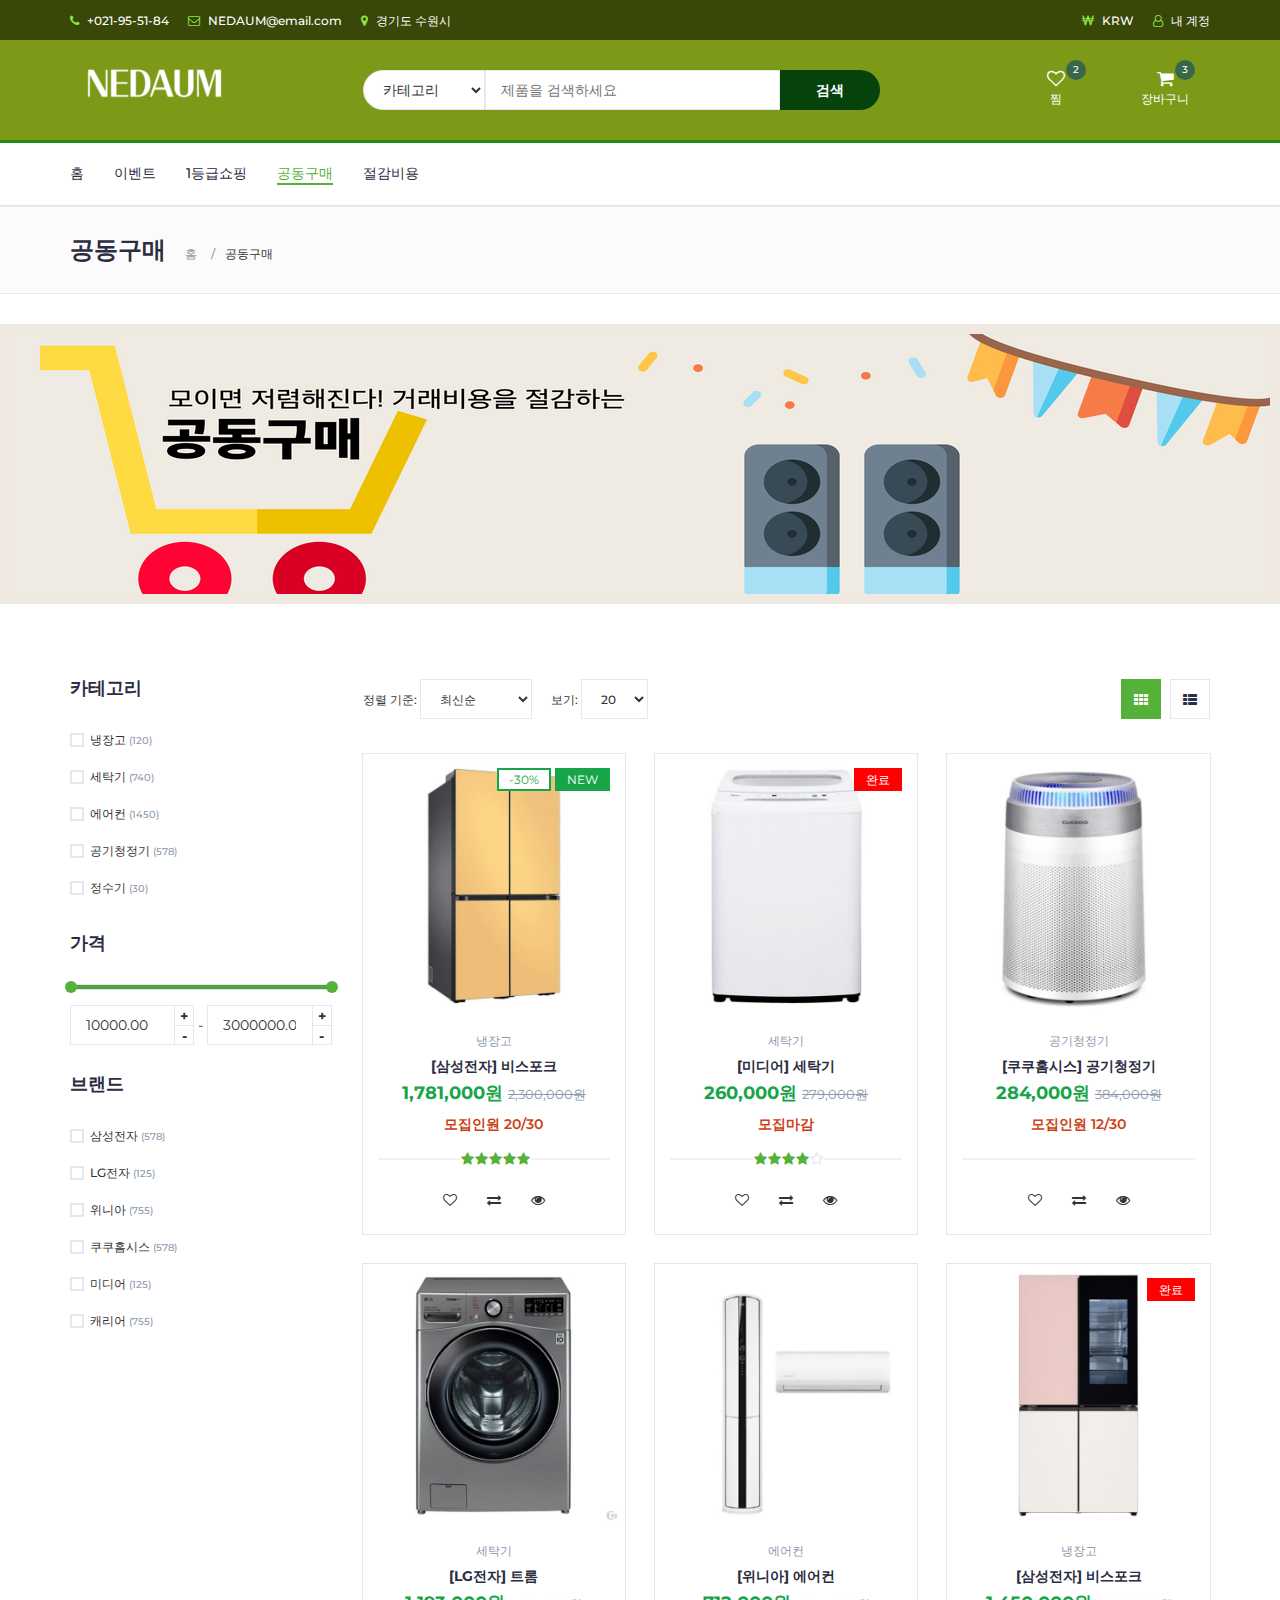
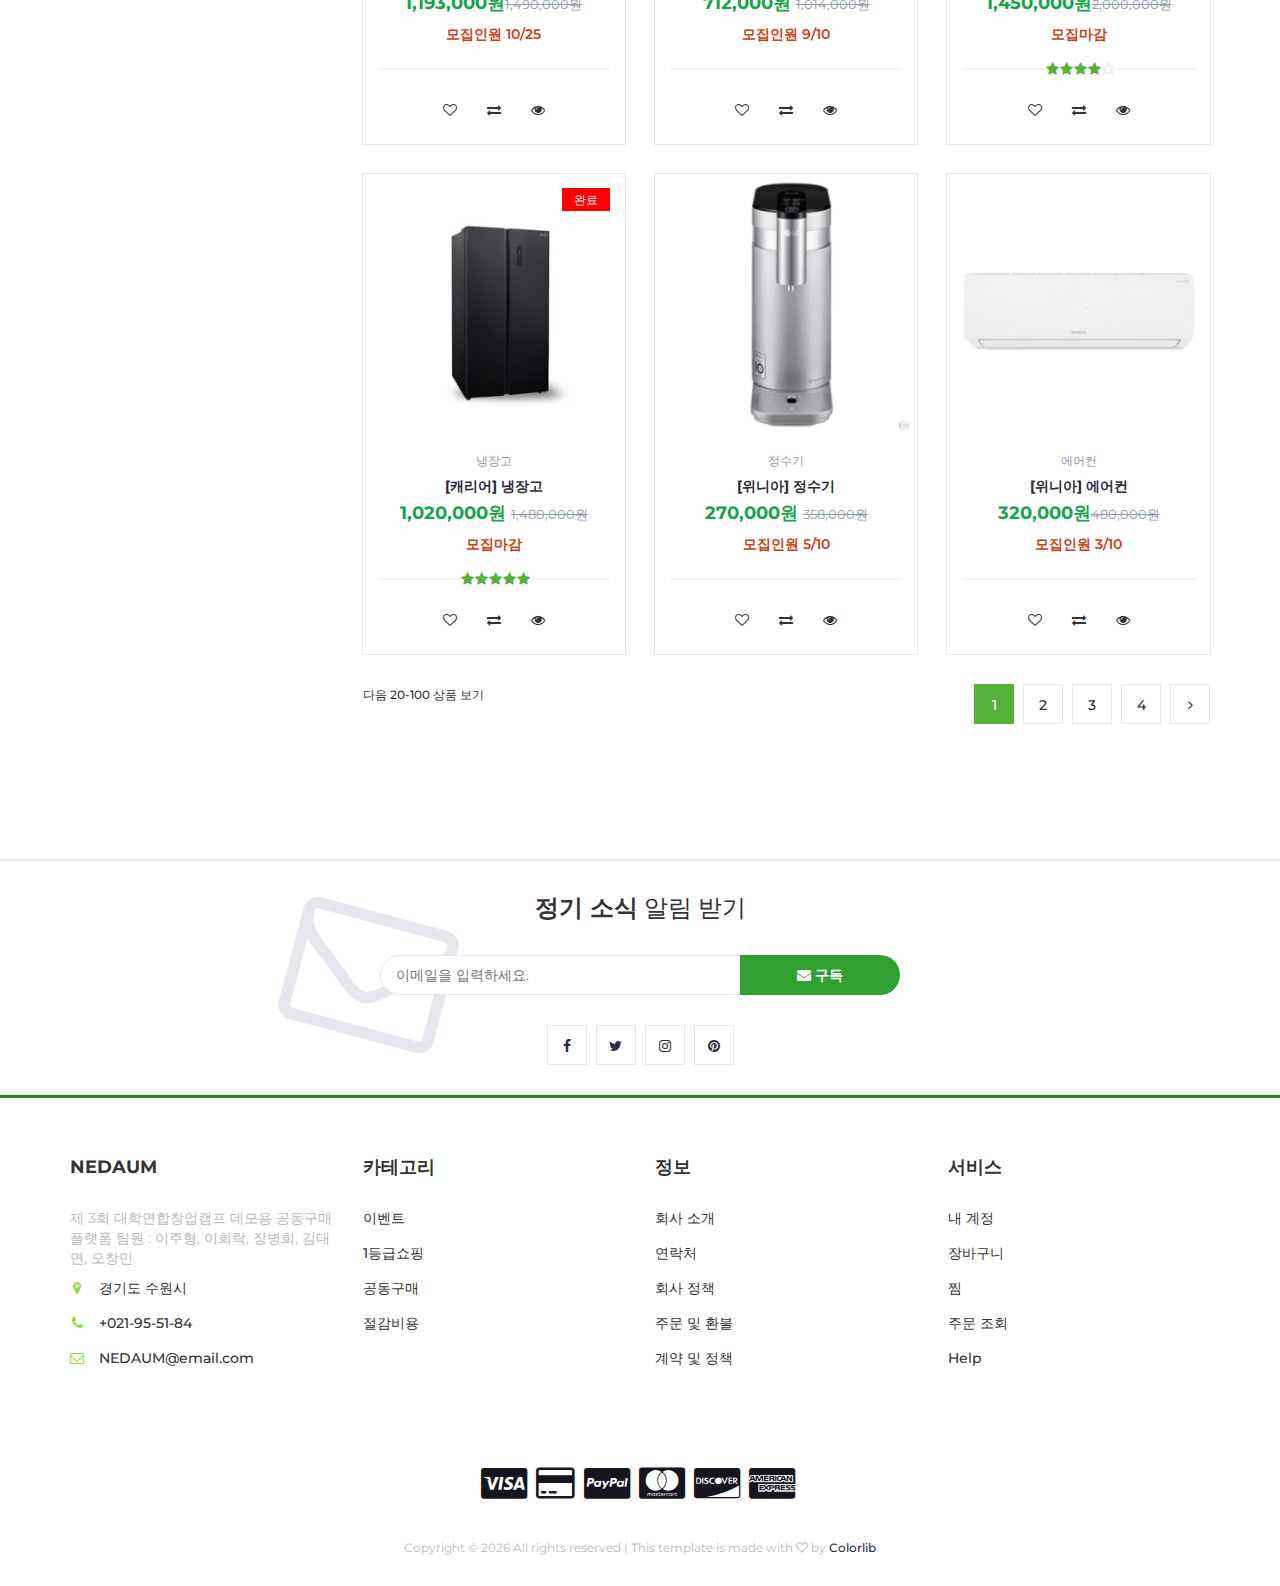
<file: purchase.html>
<!DOCTYPE html>
<html lang="en">
  <head>
    <meta charset="utf-8" />
    <meta http-equiv="X-UA-Compatible" content="IE=edge" />
    <!--<meta name="viewport" content="width=device-width, initial-scale=1">-->
    <!-- The above 3 meta tags *must* come first in the head; any other head content must come *after* these tags -->

    <title>1등급 가전제품 공동구매 플랫폼</title>

    <!-- Google font -->
    <link
      href="https://fonts.googleapis.com/css?family=Montserrat:400,500,700"
      rel="stylesheet"
    />

    <!-- Bootstrap -->
    <link type="text/css" rel="stylesheet" href="css/bootstrap.min.css" />

    <!-- Slick -->
    <link type="text/css" rel="stylesheet" href="css/slick.css" />
    <link type="text/css" rel="stylesheet" href="css/slick-theme.css" />

    <!-- nouislider -->
    <link type="text/css" rel="stylesheet" href="css/nouislider.min.css" />

    <!-- Font Awesome Icon -->
    <link rel="stylesheet" href="css/font-awesome.min.css" />

    <!-- Custom stlylesheet -->
    <link type="text/css" rel="stylesheet" href="css/style.css" />

    <!-- HTML5 shim and Respond.js for IE8 support of HTML5 elements and media queries -->
    <!-- WARNING: Respond.js doesn't work if you view the page via file:// -->
    <!--[if lt IE 9]>
      <script src="https://oss.maxcdn.com/html5shiv/3.7.3/html5shiv.min.js"></script>
      <script src="https://oss.maxcdn.com/respond/1.4.2/respond.min.js"></script>
    <![endif]-->
  </head>
  <body>
    <!-- HEADER -->
    <header>
      <!-- TOP HEADER -->
      <div id="top-header">
        <div class="container">
          <ul class="header-links pull-left">
            <li>
              <a href="Error.html"><i class="fa fa-phone"></i> +021-95-51-84</a>
            </li>
            <li>
              <a href="Error.html"
                ><i class="fa fa-envelope-o"></i> NEDAUM@email.com</a
              >
            </li>
            <li>
              <a href="Error.html"
                ><i class="fa fa-map-marker"></i> 경기도 수원시</a
              >
            </li>
          </ul>
          <ul class="header-links pull-right">
            <li>
              <a href="Error.html"><i class="fa fa-krw"></i> KRW</a>
            </li>
            <li>
              <a href="Error.html"><i class="fa fa-user-o"></i> 내 계정</a>
            </li>
          </ul>
        </div>
      </div>
      <!-- /TOP HEADER -->

      <!-- MAIN HEADER -->
      <div id="header">
        <!-- container -->
        <div class="container">
          <!-- row -->
          <div class="row">
            <!-- LOGO -->
            <div class="col-md-3">
              <div class="header-logo">
                <a href="index.html" class="logo">
                  <img src="./img/logo.png" alt="" />
                </a>
              </div>
            </div>
            <!-- /LOGO -->

            <!-- SEARCH BAR -->
            <div class="col-md-6">
              <div class="header-search">
                <form action="list.html">
                  <select class="input-select">
                    <option value="0">카테고리</option>
                    <option value="1">냉장고</option>
                    <option value="2">김치냉장고</option>
                    <option value="3">에어컨</option>
                    <option value="4">공기청정기</option>
                    <option value="5">오븐</option>
                  </select>
                  <input class="input" placeholder="제품을 검색하세요" />
                  <button class="search-btn">검색</button>
                </form>
              </div>
            </div>
            <!-- /SEARCH BAR -->

            <!-- ACCOUNT -->
            <div class="col-md-3 clearfix">
              <div class="header-ctn">
                <!-- Wishlist -->
                <div>
                  <a href="Error.html">
                    <i class="fa fa-heart-o"></i>
                    <span>찜</span>
                    <div class="qty">2</div>
                  </a>
                </div>
                <!-- /Wishlist -->

                <!-- Cart -->
                <div class="dropdown">
                  <a
                    class="dropdown-toggle"
                    data-toggle="dropdown"
                    aria-expanded="true"
                  >
                    <i class="fa fa-shopping-cart"></i>
                    <span>장바구니</span>
                    <div class="qty">3</div>
                  </a>
                  <div class="cart-dropdown">
                    <div class="cart-list">
                      <div class="product-widget">
                        <div class="product-img">
                          <img src="./img/product01.png" alt="" />
                        </div>
                        <div class="product-body">
                          <h3 class="product-name">
                            <a href="product.html">[삼성전자] 비스포크</a>
                          </h3>
                          <h4 class="product-price">
                            <span class="qty">1x</span>1,781,000원
                          </h4>
                        </div>
                        <button class="delete">
                          <i class="fa fa-close"></i>
                        </button>
                      </div>

                      <div class="product-widget">
                        <div class="product-img">
                          <img src="./img/product02.png" alt="" />
                        </div>
                        <div class="product-body">
                          <h3 class="product-name">
                            <a href="product.html">[미디어] 세탁기</a>
                          </h3>
                          <h4 class="product-price">
                            <span class="qty">2x</span>520,000원
                          </h4>
                        </div>
                        <button class="delete">
                          <i class="fa fa-close"></i>
                        </button>
                      </div>
                    </div>
                    <div class="cart-summary">
                      <small>3 아이템 선택</small>
                      <h5>총합: 2,301,000원</h5>
                    </div>
                    <div class="cart-btns">
                      <a href="Error.html">장바구니 보기</a>
                      <a href="checkout.html"
                        >구매하기<i class="fa fa-arrow-circle-right"></i
                      ></a>
                    </div>
                  </div>
                </div>
                <!-- /Cart -->

                <!-- Menu Toogle -->
                <div class="menu-toggle">
                  <a href="Error.html">
                    <i class="fa fa-bars"></i>
                    <span>메뉴</span>
                  </a>
                </div>
                <!-- /Menu Toogle -->
              </div>
            </div>
            <!-- /ACCOUNT -->
          </div>
          <!-- row -->
        </div>
        <!-- container -->
      </div>
      <!-- /MAIN HEADER -->
    </header>
    <!-- /HEADER -->
    <!-- NAVIGATION -->
    <nav id="navigation">
      <!-- container -->
      <div class="container">
        <!-- responsive-nav -->
        <div id="responsive-nav">
          <!-- NAV -->
          <ul class="main-nav nav navbar-nav">
            <li><a href="index.html">홈</a></li>
            <li><a href="event.html">이벤트</a></li>
            <li><a href="list.html">1등급쇼핑</a></li>
            <li class="active"><a href="purchase.html">공동구매</a></li>
            <li><a href="save.html">절감비용</a></li>
          </ul>
          <!-- /NAV -->
        </div>
        <!-- /responsive-nav -->
      </div>
      <!-- /container -->
    </nav>
    <!-- /NAVIGATION -->

    <!-- BREADCRUMB -->
    <div id="breadcrumb" class="section">
      <!-- container -->
      <div class="container">
        <!-- row -->
        <div class="row">
          <div class="col-md-12">
            <h3 class="breadcrumb-header">공동구매</h3>
            <ul class="breadcrumb-tree">
              <li><a href="index.html">홈</a></li>
              <li class="active">공동구매</li>
            </ul>
          </div>
        </div>
        <!-- /row -->
      </div>
      <!-- /container -->
    </div>
    <!-- /BREADCRUMB -->

    <!-- HOT DEAL SECTION -->
    <div id="banner2" class="section" href="purchase.html">
      <!-- container -->
      <div class="container">
        <!-- row -->
        <div class="row">
          <div class="col-md-12">
            <div class="banner2">
              <br />
              <br />
              <br />
              <br />
              <br />
              <br />
              <br />
              <br />
            </div>
          </div>
        </div>
        <!-- /row -->
      </div>
      <!-- /container -->
    </div>

    <!-- SECTION -->
    <div class="section">
      <!-- container -->
      <div class="container">
        <!-- row -->
        <div class="row">
          <!-- ASIDE -->
          <div id="aside" class="col-md-3">
            <!-- aside Widget -->
            <div class="aside">
              <h3 class="aside-title">카테고리</h3>
              <div class="checkbox-filter">
                <div class="input-checkbox">
                  <input type="checkbox" id="category-1" />
                  <label for="category-1">
                    <span></span>
                    냉장고
                    <small>(120)</small>
                  </label>
                </div>

                <div class="input-checkbox">
                  <input type="checkbox" id="category-2" />
                  <label for="category-2">
                    <span></span>
                    세탁기
                    <small>(740)</small>
                  </label>
                </div>

                <div class="input-checkbox">
                  <input type="checkbox" id="category-3" />
                  <label for="category-3">
                    <span></span>
                    에어컨
                    <small>(1450)</small>
                  </label>
                </div>

                <div class="input-checkbox">
                  <input type="checkbox" id="category-4" />
                  <label for="category-4">
                    <span></span>
                    공기청정기
                    <small>(578)</small>
                  </label>
                </div>

                <div class="input-checkbox">
                  <input type="checkbox" id="category-4" />
                  <label for="category-4">
                    <span></span>
                    정수기
                    <small>(30)</small>
                  </label>
                </div>
              </div>
            </div>
            <!-- /aside Widget -->

            <!-- aside Widget -->
            <div class="aside">
              <h3 class="aside-title">가격</h3>
              <div class="price-filter">
                <div id="price-slider"></div>
                <div class="input-number price-min">
                  <input id="price-min" type="number" />
                  <span class="qty-up">+</span>
                  <span class="qty-down">-</span>
                </div>
                <span>-</span>
                <div class="input-number price-max">
                  <input id="price-max" type="number" />
                  <span class="qty-up">+</span>
                  <span class="qty-down">-</span>
                </div>
              </div>
            </div>
            <!-- /aside Widget -->

            <!-- aside Widget -->
            <div class="aside">
              <h3 class="aside-title">브랜드</h3>
              <div class="checkbox-filter">
                <div class="input-checkbox">
                  <input type="checkbox" id="brand-1" />
                  <label for="brand-1">
                    <span></span>
                    삼성전자
                    <small>(578)</small>
                  </label>
                </div>
                <div class="input-checkbox">
                  <input type="checkbox" id="brand-2" />
                  <label for="brand-2">
                    <span></span>
                    LG전자
                    <small>(125)</small>
                  </label>
                </div>
                <div class="input-checkbox">
                  <input type="checkbox" id="brand-3" />
                  <label for="brand-3">
                    <span></span>
                    위니아
                    <small>(755)</small>
                  </label>
                </div>
                <div class="input-checkbox">
                  <input type="checkbox" id="brand-4" />
                  <label for="brand-4">
                    <span></span>
                    쿠쿠홈시스
                    <small>(578)</small>
                  </label>
                </div>
                <div class="input-checkbox">
                  <input type="checkbox" id="brand-5" />
                  <label for="brand-5">
                    <span></span>
                    미디어
                    <small>(125)</small>
                  </label>
                </div>
                <div class="input-checkbox">
                  <input type="checkbox" id="brand-6" />
                  <label for="brand-6">
                    <span></span>
                    캐리어
                    <small>(755)</small>
                  </label>
                </div>
              </div>
            </div>
            <!-- /aside Widget -->
          </div>
          <!-- /ASIDE -->

          <!-- STORE -->
          <div id="store" class="col-md-9">
            <!-- store top filter -->
            <div class="store-filter clearfix">
              <div class="store-sort">
                <label>
                  정렬 기준:
                  <select class="input-select">
                    <option value="0">최신순</option>
                    <option value="1">구매많은순</option>
                    <option value="3">낮은가격순</option>
                    <option value="4">높은가격순</option>
                  </select>
                </label>

                <label>
                  보기:
                  <select class="input-select">
                    <option value="0">20</option>
                    <option value="1">50</option>
                  </select>
                </label>
              </div>
              <ul class="store-grid">
                <li class="active"><i class="fa fa-th"></i></li>
                <li>
                  <a href="Error.html"><i class="fa fa-th-list"></i></a>
                </li>
              </ul>
            </div>
            <!-- /store top filter -->

            <!-- store products -->
            <div class="row">
              <!-- product -->
              <div class="col-md-4 col-xs-6">
                <div class="product">
                  <div class="product-img">
                    <img src="./img/product01.png" alt="" />
                    <div class="product-label">
                      <span class="sale">-30%</span>
                      <span class="new">NEW</span>
                    </div>
                  </div>
                  <div class="product-body">
                    <p class="product-category">냉장고</p>
                    <h3 class="product-name">
                      <a href="product.html">[삼성전자] 비스포크</a>
                    </h3>
                    <h4 class="product-price">
                      1,781,000원
                      <del class="product-old-price">2,300,000원</del>
                    </h4>
                    <span class="join">모집인원 20/30</span>
                    <div class="product-rating">
                      <i class="fa fa-star"></i>
                      <i class="fa fa-star"></i>
                      <i class="fa fa-star"></i>
                      <i class="fa fa-star"></i>
                      <i class="fa fa-star"></i>
                    </div>

                    <div class="product-btns">
                      <button class="add-to-wishlist">
                        <i class="fa fa-heart-o"></i
                        ><span class="tooltipp">찜하기</span>
                      </button>
                      <button class="add-to-compare">
                        <i class="fa fa-exchange"></i
                        ><span class="tooltipp">상품비교</span>
                      </button>
                      <button class="quick-view">
                        <i class="fa fa-eye"></i
                        ><span class="tooltipp">즐겨찾기</span>
                      </button>
                    </div>
                  </div>
                  <div class="add-to-cart">
                    <button class="add-to-cart-btn">
                      <i class="fa fa-shopping-cart"></i> 장바구니 담기
                    </button>
                  </div>
                </div>
              </div>
              <!-- /product -->

              <!-- product -->
              <div class="col-md-4 col-xs-6">
                <div class="product">
                  <div class="product-img">
                    <img src="./img/product02.png" alt="" />
                    <div class="product-label">
                      <span class="finish">완료</span>
                    </div>
                  </div>
                  <div class="product-body">
                    <p class="product-category">세탁기</p>
                    <h3 class="product-name">
                      <a href="product.html">[미디어] 세탁기</a>
                    </h3>
                    <h4 class="product-price">
                      260,000원 <del class="product-old-price">279,000원</del>
                    </h4>
                    <span class="join">모집마감</span>
                    <div class="product-rating">
                      <i class="fa fa-star"></i>
                      <i class="fa fa-star"></i>
                      <i class="fa fa-star"></i>
                      <i class="fa fa-star"></i>
                      <i class="fa fa-star-o"></i>
                    </div>
                    <div class="product-btns">
                      <button class="add-to-wishlist">
                        <i class="fa fa-heart-o"></i
                        ><span class="tooltipp">찜하기</span>
                      </button>
                      <button class="add-to-compare">
                        <i class="fa fa-exchange"></i
                        ><span class="tooltipp">상품비교</span>
                      </button>
                      <button class="quick-view">
                        <i class="fa fa-eye"></i
                        ><span class="tooltipp">즐겨찾기</span>
                      </button>
                    </div>
                  </div>
                  <div class="add-to-cart">
                    <button class="add-to-cart-btn">
                      <i class="fa fa-shopping-cart"></i> 장바구니 담기
                    </button>
                  </div>
                </div>
              </div>
              <!-- /product -->

              <div class="clearfix visible-sm visible-xs"></div>

              <!-- product -->
              <div class="col-md-4 col-xs-6">
                <div class="product">
                  <div class="product-img">
                    <img src="./img/product03.png" alt="" />
                  </div>
                  <div class="product-body">
                    <p class="product-category">공기청정기</p>
                    <h3 class="product-name">
                      <a href="product.html">[쿠쿠홈시스] 공기청정기</a>
                    </h3>
                    <h4 class="product-price">
                      284,000원 <del class="product-old-price">384,000원</del>
                    </h4>
                    <span class="join">모집인원 12/30</span>
                    <div class="product-rating"></div>
                    <div class="product-btns">
                      <button class="add-to-wishlist">
                        <i class="fa fa-heart-o"></i
                        ><span class="tooltipp">찜하기</span>
                      </button>
                      <button class="add-to-compare">
                        <i class="fa fa-exchange"></i
                        ><span class="tooltipp">상품비교</span>
                      </button>
                      <button class="quick-view">
                        <i class="fa fa-eye"></i
                        ><span class="tooltipp">즐겨찾기</span>
                      </button>
                    </div>
                  </div>
                  <div class="add-to-cart">
                    <button class="add-to-cart-btn">
                      <i class="fa fa-shopping-cart"></i> 장바구니 담기
                    </button>
                  </div>
                </div>
              </div>
              <!-- /product -->

              <div class="clearfix visible-lg visible-md"></div>

              <!-- product -->
              <div class="col-md-4 col-xs-6">
                <div class="product">
                  <div class="product-img">
                    <img src="./img/product04.png" alt="" />
                  </div>
                  <div class="product-body">
                    <p class="product-category">세탁기</p>
                    <h3 class="product-name">
                      <a href="product.html">[LG전자] 트롬</a>
                    </h3>
                    <h4 class="product-price">
                      1,193,000원<del class="product-old-price"
                        >1,490,000원</del
                      >
                    </h4>
                    <span class="join">모집인원 10/25</span>
                    <div class="product-rating"></div>
                    <div class="product-btns">
                      <button class="add-to-wishlist">
                        <i class="fa fa-heart-o"></i
                        ><span class="tooltipp">찜하기</span>
                      </button>
                      <button class="add-to-compare">
                        <i class="fa fa-exchange"></i
                        ><span class="tooltipp">상품비교</span>
                      </button>
                      <button class="quick-view">
                        <i class="fa fa-eye"></i
                        ><span class="tooltipp">즐겨찾기</span>
                      </button>
                    </div>
                  </div>
                  <div class="add-to-cart">
                    <button class="add-to-cart-btn">
                      <i class="fa fa-shopping-cart"></i> 장바구니 담기
                    </button>
                  </div>
                </div>
              </div>
              <!-- /product -->

              <div class="clearfix visible-sm visible-xs"></div>

              <!-- product -->
              <div class="col-md-4 col-xs-6">
                <div class="product">
                  <div class="product-img">
                    <img src="./img/product05.png" alt="" />
                  </div>
                  <div class="product-body">
                    <p class="product-category">에어컨</p>
                    <h3 class="product-name">
                      <a href="product.html">[위니아] 에어컨</a>
                    </h3>
                    <h4 class="product-price">
                      712,000원 <del class="product-old-price">1,014,000원</del>
                    </h4>
                    <span class="join">모집인원 9/10</span>
                    <div class="product-rating"></div>
                    <div class="product-btns">
                      <button class="add-to-wishlist">
                        <i class="fa fa-heart-o"></i
                        ><span class="tooltipp">찜하기</span>
                      </button>
                      <button class="add-to-compare">
                        <i class="fa fa-exchange"></i
                        ><span class="tooltipp">상품비교</span>
                      </button>
                      <button class="quick-view">
                        <i class="fa fa-eye"></i
                        ><span class="tooltipp">즐겨찾기</span>
                      </button>
                    </div>
                  </div>
                  <div class="add-to-cart">
                    <button class="add-to-cart-btn">
                      <i class="fa fa-shopping-cart"></i> 장바구니 담기
                    </button>
                  </div>
                </div>
              </div>
              <!-- /product -->

              <!-- product -->
              <div class="col-md-4 col-xs-6">
                <div class="product">
                  <div class="product-img">
                    <img src="./img/product06.png" alt="" />
                    <div class="product-label">
                      <span class="finish">완료</span>
                    </div>
                  </div>
                  <div class="product-body">
                    <p class="product-category">냉장고</p>
                    <h3 class="product-name">
                      <a href="product.html">[삼성전자] 비스포크</a>
                    </h3>
                    <h4 class="product-price">
                      1,450,000원<del class="product-old-price"
                        >2,000,000원</del
                      >
                    </h4>
                    <span class="join">모집마감</span>
                    <div class="product-rating">
                      <i class="fa fa-star"></i>
                      <i class="fa fa-star"></i>
                      <i class="fa fa-star"></i>
                      <i class="fa fa-star"></i>
                      <i class="fa fa-star-o"></i>
                    </div>
                    <div class="product-btns">
                      <button class="add-to-wishlist">
                        <i class="fa fa-heart-o"></i
                        ><span class="tooltipp">찜하기</span>
                      </button>
                      <button class="add-to-compare">
                        <i class="fa fa-exchange"></i
                        ><span class="tooltipp">상품비교</span>
                      </button>
                      <button class="quick-view">
                        <i class="fa fa-eye"></i
                        ><span class="tooltipp">즐겨찾기</span>
                      </button>
                    </div>
                  </div>
                  <div class="add-to-cart">
                    <button class="add-to-cart-btn">
                      <i class="fa fa-shopping-cart"></i> 장바구니 담기
                    </button>
                  </div>
                </div>
              </div>
              <!-- /product -->

              <div
                class="clearfix visible-lg visible-md visible-sm visible-xs"
              ></div>

              <!-- product -->
              <div class="col-md-4 col-xs-6">
                <div class="product">
                  <div class="product-img">
                    <img src="./img/product07.png" alt="" />
                    <div class="product-label">
                      <span class="finish">완료</span>
                    </div>
                  </div>
                  <div class="product-body">
                    <p class="product-category">냉장고</p>
                    <h3 class="product-name">
                      <a href="product.html">[캐리어] 냉장고</a>
                    </h3>
                    <h4 class="product-price">
                      1,020,000원
                      <del class="product-old-price">1,480,000원</del>
                    </h4>
                    <span class="join">모집마감</span>
                    <div class="product-rating">
                      <i class="fa fa-star"></i>
                      <i class="fa fa-star"></i>
                      <i class="fa fa-star"></i>
                      <i class="fa fa-star"></i>
                      <i class="fa fa-star"></i>
                    </div>
                    <div class="product-btns">
                      <button class="add-to-wishlist">
                        <i class="fa fa-heart-o"></i
                        ><span class="tooltipp">찜하기</span>
                      </button>
                      <button class="add-to-compare">
                        <i class="fa fa-exchange"></i
                        ><span class="tooltipp">상품비교</span>
                      </button>
                      <button class="quick-view">
                        <i class="fa fa-eye"></i
                        ><span class="tooltipp">즐겨찾기</span>
                      </button>
                    </div>
                  </div>
                  <div class="add-to-cart">
                    <button class="add-to-cart-btn">
                      <i class="fa fa-shopping-cart"></i> 장바구니 담기
                    </button>
                  </div>
                </div>
              </div>
              <!-- /product -->

              <!-- product -->
              <div class="col-md-4 col-xs-6">
                <div class="product">
                  <div class="product-img">
                    <img src="./img/product08.png" alt="" />
                  </div>
                  <div class="product-body">
                    <p class="product-category">정수기</p>
                    <h3 class="product-name">
                      <a href="product.html">[위니아] 정수기</a>
                    </h3>
                    <h4 class="product-price">
                      270,000원 <del class="product-old-price">358,000원</del>
                    </h4>
                    <span class="join">모집인원 5/10</span>
                    <div class="product-rating"></div>
                    <div class="product-btns">
                      <button class="add-to-wishlist">
                        <i class="fa fa-heart-o"></i
                        ><span class="tooltipp">찜하기</span>
                      </button>
                      <button class="add-to-compare">
                        <i class="fa fa-exchange"></i
                        ><span class="tooltipp">상품비교</span>
                      </button>
                      <button class="quick-view">
                        <i class="fa fa-eye"></i
                        ><span class="tooltipp">즐겨찾기</span>
                      </button>
                    </div>
                  </div>
                  <div class="add-to-cart">
                    <button class="add-to-cart-btn">
                      <i class="fa fa-shopping-cart"></i> 장바구니 담기
                    </button>
                  </div>
                </div>
              </div>
              <!-- /product -->

              <div class="clearfix visible-sm visible-xs"></div>

              <!-- product -->
              <div class="col-md-4 col-xs-6">
                <div class="product">
                  <div class="product-img">
                    <img src="./img/product09.png" alt="" />
                  </div>
                  <div class="product-body">
                    <p class="product-category">에어컨</p>
                    <h3 class="product-name">
                      <a href="product.html">[위니아] 에어컨</a>
                    </h3>
                    <h4 class="product-price">
                      320,000원<del class="product-old-price">480,000원</del>
                    </h4>
                    <span class="join">모집인원 3/10</span>
                    <div class="product-rating"></div>
                    <div class="product-btns">
                      <button class="add-to-wishlist">
                        <i class="fa fa-heart-o"></i
                        ><span class="tooltipp">찜하기</span>
                      </button>
                      <button class="add-to-compare">
                        <i class="fa fa-exchange"></i
                        ><span class="tooltipp">상품비교</span>
                      </button>
                      <button class="quick-view">
                        <i class="fa fa-eye"></i
                        ><span class="tooltipp">즐겨찾기</span>
                      </button>
                    </div>
                  </div>
                  <div class="add-to-cart">
                    <button class="add-to-cart-btn">
                      <i class="fa fa-shopping-cart"></i> 장바구니 담기
                    </button>
                  </div>
                </div>
              </div>
              <!-- /product -->
            </div>
            <!-- /store products -->

            <!-- store bottom filter -->
            <div class="store-filter clearfix">
              <span class="store-qty">다음 20-100 상품 보기</span>
              <ul class="store-pagination">
                <li class="active">1</li>
                <li><a href="Error.html">2</a></li>
                <li><a href="Error.html">3</a></li>
                <li><a href="Error.html">4</a></li>
                <li>
                  <a href="Error.html"><i class="fa fa-angle-right"></i></a>
                </li>
              </ul>
            </div>
            <!-- /store bottom filter -->
          </div>
          <!-- /STORE -->
        </div>
        <!-- /row -->
      </div>
      <!-- /container -->
    </div>
    <!-- /SECTION -->

    <!-- SECTION -->
    <div class="section">
      <!-- container -->
      <div class="container">
        <!-- row -->
        <div class="row"></div>
        <!-- /row -->
      </div>
      <!-- /container -->
    </div>
    <!-- /SECTION -->

    <!-- NEWSLETTER -->
    <div id="newsletter" class="section">
      <!-- container -->
      <div class="container">
        <!-- row -->
        <div class="row">
          <div class="col-md-12">
            <div class="newsletter">
              <p><strong>정기 소식</strong> 알림 받기</p>
              <form action="https://mail.google.com/">
                <input
                  class="input"
                  type="email"
                  placeholder="이메일을 입력하세요."
                />
                <button class="newsletter-btn">
                  <i class="fa fa-envelope"></i> 구독
                </button>
              </form>
              <ul class="newsletter-follow">
                <li>
                  <a href="#"><i class="fa fa-facebook"></i></a>
                </li>
                <li>
                  <a href="#"><i class="fa fa-twitter"></i></a>
                </li>
                <li>
                  <a href="#"><i class="fa fa-instagram"></i></a>
                </li>
                <li>
                  <a href="#"><i class="fa fa-pinterest"></i></a>
                </li>
              </ul>
            </div>
          </div>
        </div>
        <!-- /row -->
      </div>
      <!-- /container -->
    </div>
    <!-- /NEWSLETTER -->

    <!-- FOOTER -->
    <footer id="footer">
      <!-- top footer -->
      <div class="section">
        <!-- container -->
        <div class="container">
          <!-- row -->
          <div class="row">
            <div class="col-md-3 col-xs-6">
              <div class="footer">
                <h3 class="footer-title">NEDAUM</h3>
                <p>
                  제 3회 대학연합창업캠프 데모용 공동구매 플랫폼 팀원 : 이주형,
                  이희락, 장병희, 김대연, 오창민
                </p>
                <ul class="footer-links">
                  <li>
                    <a href="Error.html"
                      ><i class="fa fa-map-marker"></i>경기도 수원시</a
                    >
                  </li>
                  <li>
                    <a href="Error.html"
                      ><i class="fa fa-phone"></i>+021-95-51-84</a
                    >
                  </li>
                  <li>
                    <a href="Error.html"
                      ><i class="fa fa-envelope-o"></i>NEDAUM@email.com</a
                    >
                  </li>
                </ul>
              </div>
            </div>

            <div class="col-md-3 col-xs-6">
              <div class="footer">
                <h3 class="footer-title">카테고리</h3>
                <ul class="footer-links">
                  <li><a href="event.html">이벤트</a></li>
                  <li><a href="list.html">1등급쇼핑</a></li>
                  <li><a href="purchase.html">공동구매</a></li>
                  <li><a href="product.html">절감비용</a></li>
                </ul>
              </div>
            </div>

            <div class="clearfix visible-xs"></div>

            <div class="col-md-3 col-xs-6">
              <div class="footer">
                <h3 class="footer-title">정보</h3>
                <ul class="footer-links">
                  <li><a href="Error.html">회사 소개</a></li>
                  <li><a href="Error.html">연락처</a></li>
                  <li><a href="Error.html">회사 정책</a></li>
                  <li><a href="Error.html">주문 및 환불</a></li>
                  <li><a href="Error.html">계약 및 정책</a></li>
                </ul>
              </div>
            </div>

            <div class="col-md-3 col-xs-6">
              <div class="footer">
                <h3 class="footer-title">서비스</h3>
                <ul class="footer-links">
                  <li><a href="Error.html">내 계정</a></li>
                  <li><a href="Error.html">장바구니</a></li>
                  <li><a href="Error.html">찜</a></li>
                  <li><a href="Error.html">주문 조회</a></li>
                  <li><a href="Error.html">Help</a></li>
                </ul>
              </div>
            </div>
          </div>
          <!-- /row -->
        </div>
        <!-- /container -->
      </div>
      <!-- /top footer -->

      <!-- bottom footer -->
      <div id="bottom-footer" class="section">
        <div class="container">
          <!-- row -->
          <div class="row">
            <div class="col-md-12 text-center">
              <ul class="footer-payments">
                <li>
                  <a href="Error.html"><i class="fa fa-cc-visa"></i></a>
                </li>
                <li>
                  <a href="Error.html"><i class="fa fa-credit-card"></i></a>
                </li>
                <li>
                  <a href="Error.html"><i class="fa fa-cc-paypal"></i></a>
                </li>
                <li>
                  <a href="Error.html"><i class="fa fa-cc-mastercard"></i></a>
                </li>
                <li>
                  <a href="Error.html"><i class="fa fa-cc-discover"></i></a>
                </li>
                <li>
                  <a href="Error.html"><i class="fa fa-cc-amex"></i></a>
                </li>
              </ul>
              <span class="copyright">
                <!-- Link back to Colorlib can't be removed. Template is licensed under CC BY 3.0. -->
                Copyright &copy;
                <script>
                  document.write(new Date().getFullYear());
                </script>
                All rights reserved | This template is made with
                <i class="fa fa-heart-o" aria-hidden="true"></i> by
                <a href="https://colorlib.com" target="_blank">Colorlib</a>
                <!-- Link back to Colorlib can't be removed. Template is licensed under CC BY 3.0. -->
              </span>
            </div>
          </div>
          <!-- /row -->
        </div>
        <!-- /container -->
      </div>
      <!-- /bottom footer -->
    </footer>
    <!-- /FOOTER -->

    <!-- jQuery Plugins -->
    <script src="js/jquery.min.js"></script>
    <script src="js/bootstrap.min.js"></script>
    <script src="js/slick.min.js"></script>
    <script src="js/nouislider.min.js"></script>
    <script src="js/jquery.zoom.min.js"></script>
    <script src="js/main.js"></script>
  </body>
</html>
</file>
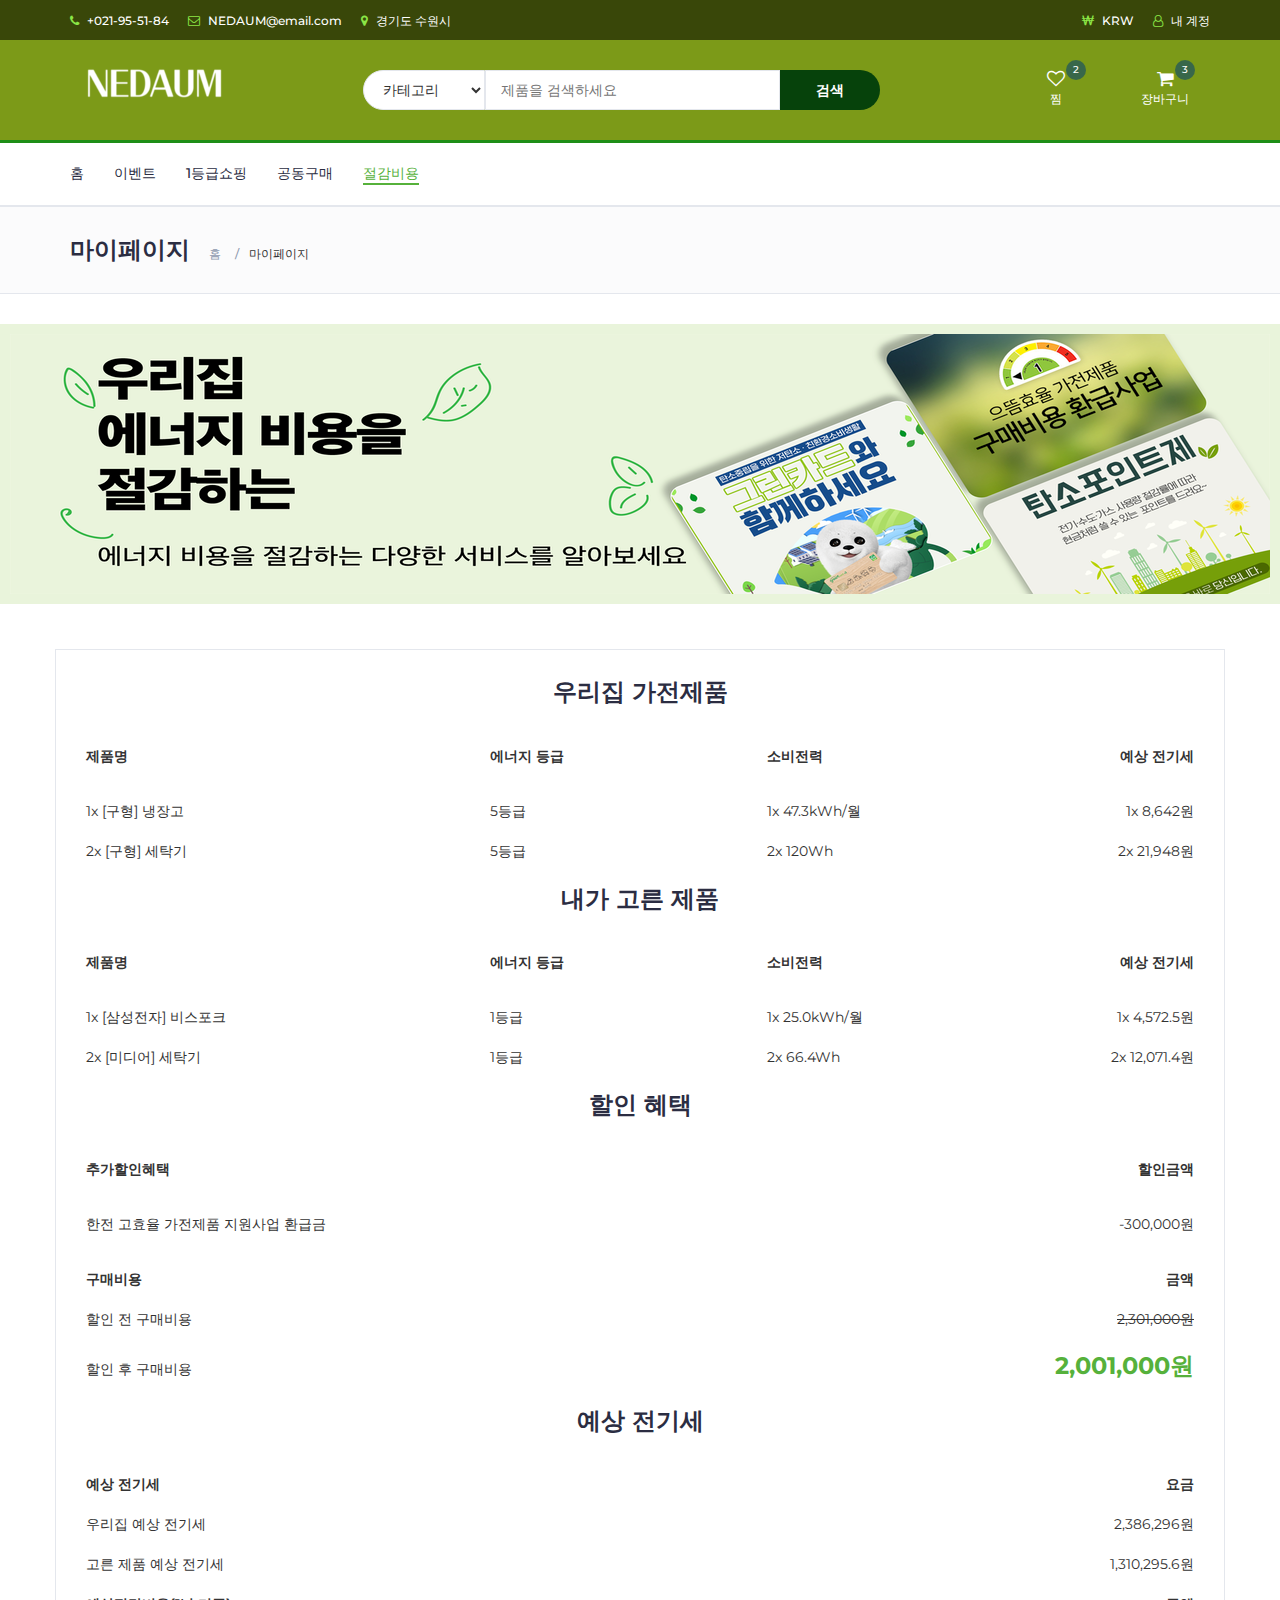
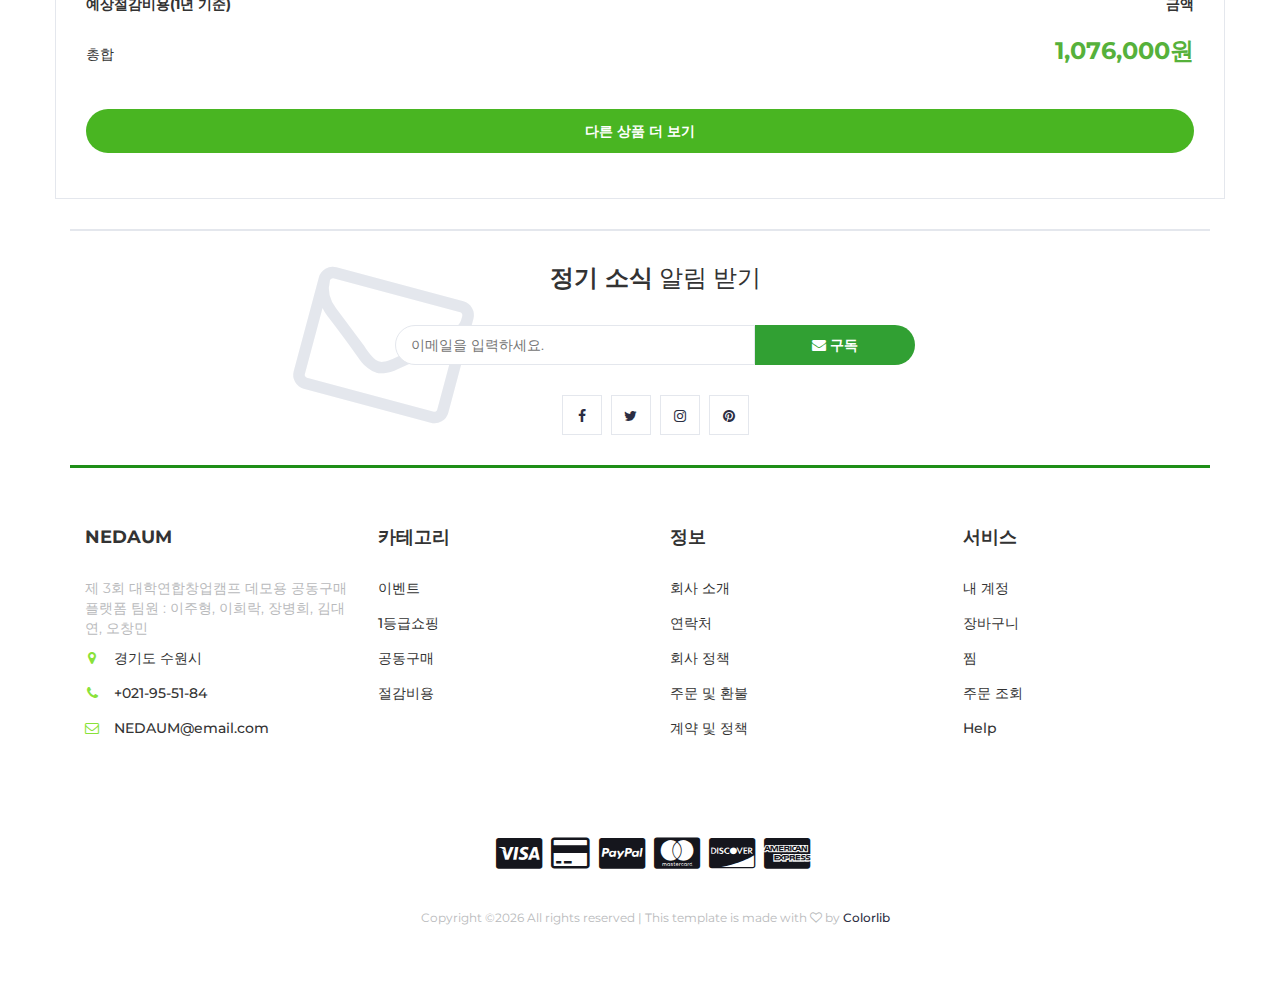
<file: save.html>
<!DOCTYPE html>
<html lang="en">
	<head>
		<meta charset="utf-8">
		<meta http-equiv="X-UA-Compatible" content="IE=edge">
		<!--<meta name="viewport" content="width=device-width, initial-scale=1">-->
		 <!-- The above 3 meta tags *must* come first in the head; any other head content must come *after* these tags -->

		 <title>1등급 가전제품 공동구매 플랫폼</title>

 		<!-- Google font -->
 		<link href="https://fonts.googleapis.com/css?family=Montserrat:400,500,700" rel="stylesheet">

 		<!-- Bootstrap -->
 		<link type="text/css" rel="stylesheet" href="css/bootstrap.min.css"/>

 		<!-- Slick -->
 		<link type="text/css" rel="stylesheet" href="css/slick.css"/>
 		<link type="text/css" rel="stylesheet" href="css/slick-theme.css"/>

 		<!-- nouislider -->
 		<link type="text/css" rel="stylesheet" href="css/nouislider.min.css"/>

 		<!-- Font Awesome Icon -->
 		<link rel="stylesheet" href="css/font-awesome.min.css">

 		<!-- Custom stlylesheet -->
 		<link type="text/css" rel="stylesheet" href="css/style.css"/>

 		<!-- HTML5 shim and Respond.js for IE8 support of HTML5 elements and media queries -->
 		<!-- WARNING: Respond.js doesn't work if you view the page via file:// -->
 		<!--[if lt IE 9]>
 		  <script src="https://oss.maxcdn.com/html5shiv/3.7.3/html5shiv.min.js"></script>
 		  <script src="https://oss.maxcdn.com/respond/1.4.2/respond.min.js"></script>
 		<![endif]-->

    </head>
	<body>
		<!-- HEADER -->
		<header>
			<!-- TOP HEADER -->
			<div id="top-header">
				<div class="container">
					<ul class="header-links pull-left">
						<li><a href="Error.html"><i class="fa fa-phone"></i> +021-95-51-84</a></li>
						<li><a href="Error.html"><i class="fa fa-envelope-o"></i> NEDAUM@email.com</a></li>
						<li><a href="Error.html"><i class="fa fa-map-marker"></i> 경기도 수원시</a></li>
					</ul>
					<ul class="header-links pull-right">
						<li><a href="Error.html"><i class="fa fa-krw"></i> KRW</a></li>
						<li><a href="Error.html"><i class="fa fa-user-o"></i> 내 계정</a></li>
					</ul>
				</div>
			</div>
			<!-- /TOP HEADER -->

			<!-- MAIN HEADER -->
			<div id="header">
				<!-- container -->
				<div class="container">
					<!-- row -->
					<div class="row">
						<!-- LOGO -->
						<div class="col-md-3">
							<div class="header-logo">
								<a href="index.html" class="logo">
									<img src="./img/logo.png" alt="">
								</a>
							</div>
						</div>
						<!-- /LOGO -->

						<!-- SEARCH BAR -->
						<div class="col-md-6">
							<div class="header-search">
								<form action="list.html">
									<select class="input-select">
										<option value="0">카테고리</option>
										<option value="1">냉장고</option>
										<option value="2">김치냉장고</option>
										<option value="3">에어컨</option>
										<option value="4">공기청정기</option>
										<option value="5">오븐</option>
									</select>
									<input class="input" placeholder="제품을 검색하세요">
									<button class="search-btn" >검색</button>
								</form>
							</div>
						</div>
						<!-- /SEARCH BAR -->

						<!-- ACCOUNT -->
						<div class="col-md-3 clearfix">
							<div class="header-ctn">
								<!-- Wishlist -->
								<div>
									<a href="Error.html">
										<i class="fa fa-heart-o"></i>
										<span>찜</span>
										<div class="qty">2</div>
									</a>
								</div>
								<!-- /Wishlist -->

								<!-- Cart -->
								<div class="dropdown">
									<a class="dropdown-toggle" data-toggle="dropdown" aria-expanded="true">
										<i class="fa fa-shopping-cart"></i>
										<span>장바구니</span>
										<div class="qty">3</div>
									</a>
									<div class="cart-dropdown">
										<div class="cart-list">
											<div class="product-widget">
												<div class="product-img">
													<img src="./img/product01.png" alt="">
												</div>
												<div class="product-body">
													<h3 class="product-name"><a href="Error.html">[삼성전자] 비스포크</a></h3>
													<h4 class="product-price"><span class="qty">1x</span>1,781,000원</h4>
												</div>
												<button class="delete"><i class="fa fa-close"></i></button>
											</div>

											<div class="product-widget">
												<div class="product-img">
													<img src="./img/product02.png" alt="">
												</div>
												<div class="product-body">
													<h3 class="product-name"><a href="Error.html">[미디어] 세탁기</a></h3>
													<h4 class="product-price"><span class="qty">2x</span>520,000원</h4>
												</div>
												<button class="delete"><i class="fa fa-close"></i></button>
											</div>
										</div>
										<div class="cart-summary">
											<small>3 아이템 선택</small>
											<h5>총합: 2,301,000원</h5>
										</div>
										<div class="cart-btns">
											<a href="Error.html">장바구니 보기</a>
											<a href="checkout.html">구매하기<i class="fa fa-arrow-circle-right"></i></a>
										</div>
									</div>
								</div>
								<!-- /Cart -->

								<!-- Menu Toogle -->
								<div class="menu-toggle">
									<a href="Error.html">
										<i class="fa fa-bars"></i>
										<span>메뉴</span>
									</a>
								</div>
								<!-- /Menu Toogle -->
							</div>
						</div>
						<!-- /ACCOUNT -->
					</div>
					<!-- row -->
				</div>
				<!-- container -->
			</div>
			<!-- /MAIN HEADER -->
		</header>
		<!-- /HEADER -->
		<!-- NAVIGATION -->
		<nav id="navigation">
			<!-- container -->
			<div class="container">
				<!-- responsive-nav -->
				<div id="responsive-nav">
					<!-- NAV -->
					<ul class="main-nav nav navbar-nav">
						<li ><a href="index.html">홈</a></li>
						<li><a href="event.html">이벤트</a></li>
						<li><a href="list.html">1등급쇼핑</a></li>
						<li><a href="purchase.html">공동구매</a></li>
						<li class="active"><a href="save.html">절감비용</a></li>
					</ul>
					<!-- /NAV -->
				</div>
				<!-- /responsive-nav -->
			</div>
			<!-- /container -->
		</nav>
		<!-- /NAVIGATION -->

		<!-- BREADCRUMB -->
		<div id="breadcrumb" class="section">
			<!-- container -->
			<div class="container">
				<!-- row -->
				<div class="row">
					<div class="col-md-12">
						<h3 class="breadcrumb-header">마이페이지</h3>
						<ul class="breadcrumb-tree">
							<li><a href="index.html">홈</a></li>
							<li class="active">마이페이지</li>
						</ul>
					</div>
				</div>
				<!-- /row -->
			</div>
			<!-- /container -->
		</div>
		<!-- /BREADCRUMB -->

		<!-- HOT DEAL SECTION -->
		<div id="banner1" class="section" onclick="location.href='https://en-ter.co.kr/support/main/main.do';">
			<!-- container -->
			<div class="container">
				<!-- row -->
				<div class="row">
					<div class="col-md-12">
						<div class="banner1">
							<br/>
							<br/>
							<br/>
							<br/>
							<br/>
							<br/>
							<br/>
							<br/>
						</div>
					</div>
				</div>
				<!-- /row -->
			</div>
			<!-- /container -->
		</div>
		<!-- /HOT DEAL SECTION -->

		<!-- SECTION -->
		<div class="section">
			<!-- container -->
			<div class="container">
				<!-- row -->
				<div class="row">
					
					<!---Contents-->


						<!-- Save Details -->
					<div class="col-md-12 order-details">

						<div class="section-title text-center">
							<h3 class="title">우리집 가전제품</h3>
						</div>
						<div class="order-summary">
							<div class="order-col ">
								<div><strong>제품명</strong></div>
								<div><strong>에너지 등급</strong></div>
								<div><strong>소비전력</strong></div>
								<div><strong>예상 전기세</strong></div>
							</div>
							<div class="order-products">
								<div class="order-col">
									<div>1x [구형] 냉장고</div>
									<div>5등급</div>
									<div>1x 47.3kWh/월</div>
									<div>1x 8,642원</div>
								</div>
								<div class="order-col">
									<div>2x [구형] 세탁기</div>
									<div>5등급</div>
									<div>2x 120Wh</div>
									<div>2x 21,948원</div>
								</div>
							</div>
							
						<div class="section-title text-center">
							<h3 class="title">내가 고른 제품</h3>
						</div>

						<div class="order-summary">
							<div class="order-col ">
								<div><strong>제품명</strong></div>
								<div><strong>에너지 등급</strong></div>
								<div><strong>소비전력</strong></div>
								<div><strong>예상 전기세</strong></div>
							</div>
							<div class="order-products">
								<div class="order-col">
									<div>1x [삼성전자] 비스포크</div>
									<div>1등급</div>
									<div>1x 25.0kWh/월</div>
									<div>1x 4,572.5원</div>
								</div>
								<div class="order-col">
									<div>2x [미디어] 세탁기</div>
									<div>1등급</div>
									<div>2x 66.4Wh</div>
									<div>2x 12,071.4원</div>
								</div>
							</div>
							

							<div class="section-title text-center">
								<h3 class="title">할인 혜택</h3>
							</div>

							<div class="order-summary">
								<div class="order-col ">
									<div><strong>추가할인혜택</strong></div>
								<div><strong>할인금액</strong></div>
								</div>
								<div class="order-products">
									<div class="order-col">
										<div>한전 고효율 가전제품 지원사업 환급금</div>
										<div>-300,000원</div>
									</div>
							</div>
							<div class="order-col">
								<div><strong>구매비용</strong></div>
								<div><strong>금액</strong></div>
							</div>

							<div class="order-col">
								<div>할인 전 구매비용</div>
								<div><del>2,301,000원</del></strong></div>
							</div>

							<div class="order-col">
								<div>할인 후 구매비용</div>
								<div ><strong class="order-total">2,001,000원</strong></div>
							</div>

							<div class="section-title text-center">
								<h3 class="title">예상 전기세</h3>
							</div>
							
							<div class="order-col">
								<div><strong>예상 전기세</strong></div>
								<div><strong>요금</strong></div>
								
							</div>

							<div class="order-col">
								<div>우리집 예상 전기세</div>
								<div>2,386,296원</div>
								
							</div>
							<div class="order-col">
								<div>고른 제품 예상 전기세</div>
								<div>1,310,295.6원</div>
								
							</div>

							

							<div class="order-col">
								<div><strong>예상절감비용(1년 기준)</strong></div>
								<div><strong >금액</strong></div>
								
							</div>
							<div class="order-col">
								<div>총합</div>
								<div><strong class="order-total">1,076,000원</strong></div>
								
							</div>
						</div>
				
						<a href="list.html" class="primary-btn order-submit">다른 상품 더 보기</a>
					</div>
					<!-- Save Details -->

					

					


					<!---Contents End-->
				</div>
				<!-- /row -->
			</div>
			<!-- /container -->
		</div>
		<!-- /SECTION -->


		<!-- NEWSLETTER -->
		<div id="newsletter" class="section">
			<!-- container -->
			<div class="container">
				<!-- row -->
				<div class="row">
					<div class="col-md-12">
						<div class="newsletter">
							<p><strong>정기 소식</strong> 알림 받기</p>
							<form action="https://mail.google.com/">
								<input class="input" type="email" placeholder="이메일을 입력하세요.">
								<button class="newsletter-btn"><i class="fa fa-envelope"></i> 구독</button>
							</form>
							<ul class="newsletter-follow">
								<li>
									<a href="#"><i class="fa fa-facebook"></i></a>
								</li>
								<li>
									<a href="#"><i class="fa fa-twitter"></i></a>
								</li>
								<li>
									<a href="#"><i class="fa fa-instagram"></i></a>
								</li>
								<li>
									<a href="#"><i class="fa fa-pinterest"></i></a>
								</li>
							</ul>
						</div>
					</div>
				</div>
				<!-- /row -->
			</div>
			<!-- /container -->
		</div>
		<!-- /NEWSLETTER -->

<!-- FOOTER -->
<footer id="footer">
	<!-- top footer -->
	<div class="section">
		<!-- container -->
		<div class="container">
			<!-- row -->
			<div class="row">
				<div class="col-md-3 col-xs-6">
					<div class="footer">
						<h3 class="footer-title">NEDAUM</h3>
						<p>제 3회 대학연합창업캠프 데모용 공동구매 플랫폼 팀원 : 이주형, 이희락, 장병희, 김대연, 오창민</p>
						<ul class="footer-links">
							<li><a href="Error.html"><i class="fa fa-map-marker"></i>경기도 수원시</a></li>
							<li><a href="Error.html"><i class="fa fa-phone"></i>+021-95-51-84</a></li>
							<li><a href="Error.html"><i class="fa fa-envelope-o"></i>NEDAUM@email.com</a></li>
						</ul>
					</div>
				</div>

				<div class="col-md-3 col-xs-6">
					<div class="footer">
						<h3 class="footer-title">카테고리</h3>
						<ul class="footer-links">
							<li><a href="event.html">이벤트</a></li>
							<li><a href="list.html">1등급쇼핑</a></li>
							<li><a href="purchase.html">공동구매</a></li>
							<li><a href="product.html">절감비용</a></li>
						</ul>
					</div>
				</div>

				<div class="clearfix visible-xs"></div>

				<div class="col-md-3 col-xs-6">
					<div class="footer">
						<h3 class="footer-title">정보</h3>
						<ul class="footer-links">
							<li><a href="Error.html">회사 소개</a></li>
							<li><a href="Error.html">연락처</a></li>
							<li><a href="Error.html">회사 정책</a></li>
							<li><a href="Error.html">주문 및 환불</a></li>
							<li><a href="Error.html">계약 및 정책</a></li>
						</ul>
					</div>
				</div>

				<div class="col-md-3 col-xs-6">
					<div class="footer">
						<h3 class="footer-title">서비스</h3>
						<ul class="footer-links">
							<li><a href="Error.html">내 계정</a></li>
							<li><a href="Error.html">장바구니</a></li>
							<li><a href="Error.html">찜</a></li>
							<li><a href="Error.html">주문 조회</a></li>
							<li><a href="Error.html">Help</a></li>
						</ul>
					</div>
				</div>
			</div>
			<!-- /row -->
		</div>
		<!-- /container -->
	</div>
	<!-- /top footer -->

	<!-- bottom footer -->
	<div id="bottom-footer" class="section">
		<div class="container">
			<!-- row -->
			<div class="row">
				<div class="col-md-12 text-center">
					<ul class="footer-payments">
						<li><a href="Error.html"><i class="fa fa-cc-visa"></i></a></li>
						<li><a href="Error.html"><i class="fa fa-credit-card"></i></a></li>
						<li><a href="Error.html"><i class="fa fa-cc-paypal"></i></a></li>
						<li><a href="Error.html"><i class="fa fa-cc-mastercard"></i></a></li>
						<li><a href="Error.html"><i class="fa fa-cc-discover"></i></a></li>
						<li><a href="Error.html"><i class="fa fa-cc-amex"></i></a></li>
					</ul>
					<span class="copyright">
						<!-- Link back to Colorlib can't be removed. Template is licensed under CC BY 3.0. -->
						Copyright &copy;<script>document.write(new Date().getFullYear());</script> All rights reserved | This template is made with <i class="fa fa-heart-o" aria-hidden="true"></i> by <a href="https://colorlib.com" target="_blank">Colorlib</a>
					<!-- Link back to Colorlib can't be removed. Template is licensed under CC BY 3.0. -->
					</span>
				</div>
			</div>
				<!-- /row -->
		</div>
		<!-- /container -->
	</div>
	<!-- /bottom footer -->
</footer>
<!-- /FOOTER -->
		<!-- jQuery Plugins -->
		<script src="js/jquery.min.js"></script>
		<script src="js/bootstrap.min.js"></script>
		<script src="js/slick.min.js"></script>
		<script src="js/nouislider.min.js"></script>
		<script src="js/jquery.zoom.min.js"></script>
		<script src="js/main.js"></script>

	</body>
</html>
</file>
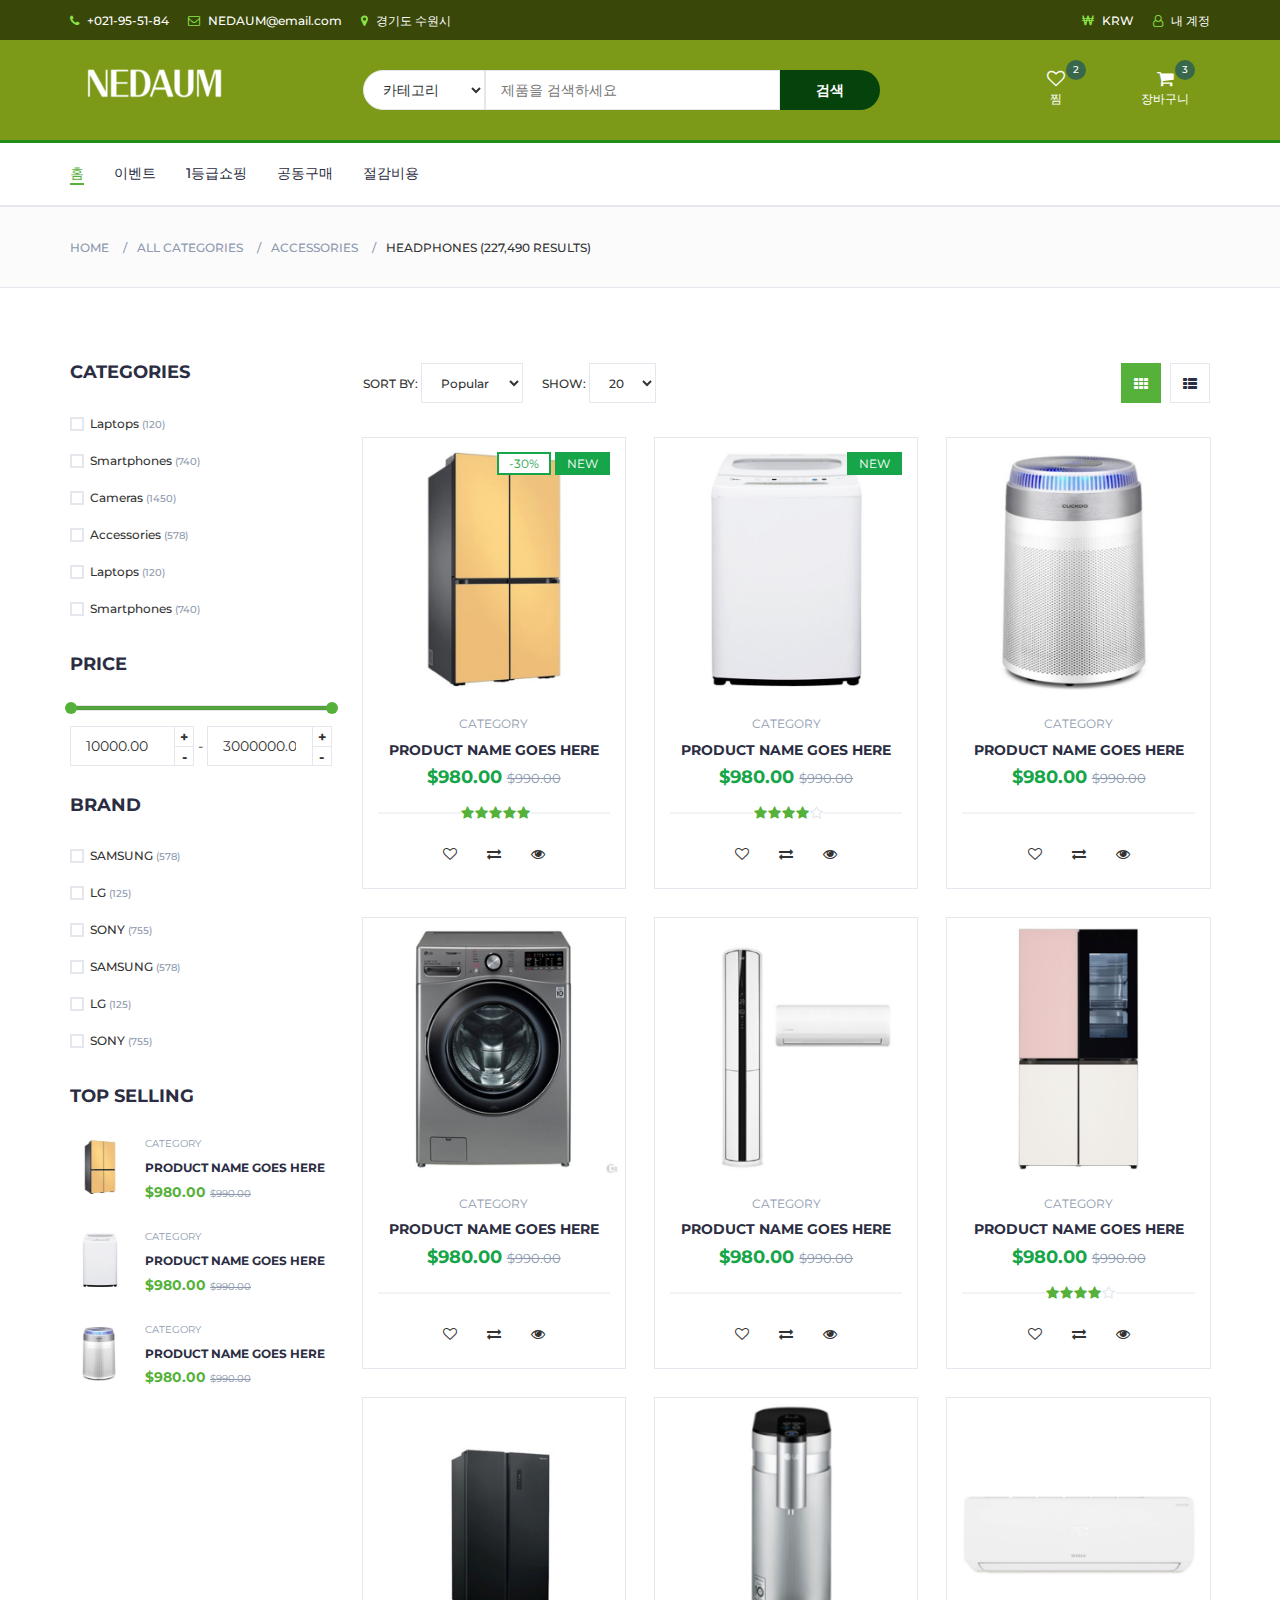
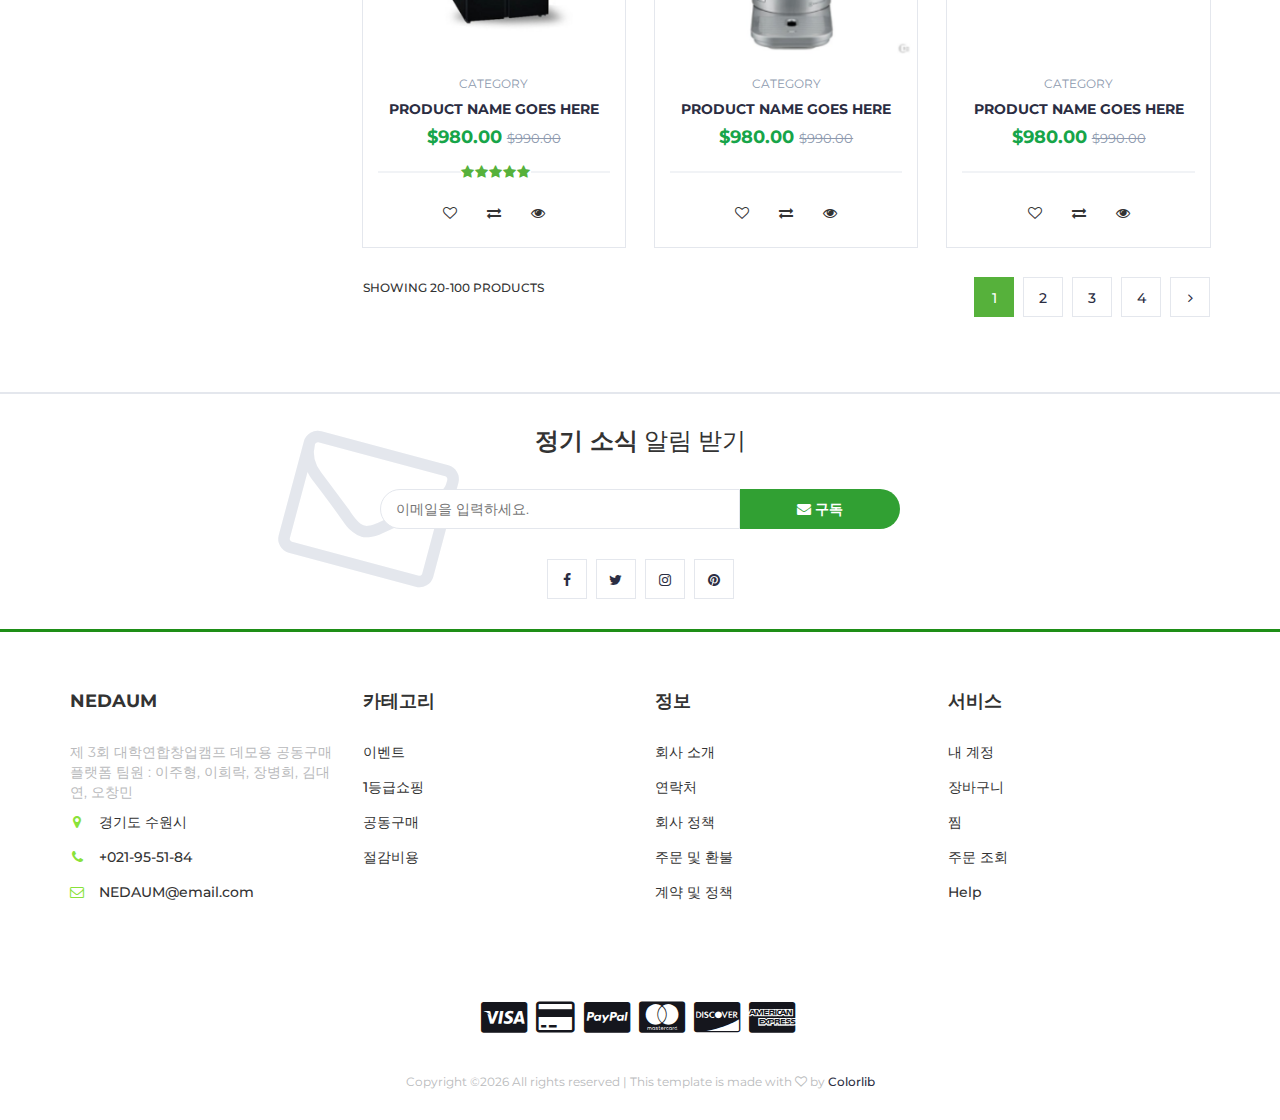
<file: store.html>
<!DOCTYPE html>
<html lang="en">
	<head>
		<meta charset="utf-8">
		<meta http-equiv="X-UA-Compatible" content="IE=edge">
		<!--<meta name="viewport" content="width=device-width, initial-scale=1">-->
		 <!-- The above 3 meta tags *must* come first in the head; any other head content must come *after* these tags -->

		<title>Electro - HTML Ecommerce Template</title>

 		<!-- Google font -->
 		<link href="https://fonts.googleapis.com/css?family=Montserrat:400,500,700" rel="stylesheet">

 		<!-- Bootstrap -->
 		<link type="text/css" rel="stylesheet" href="css/bootstrap.min.css"/>

 		<!-- Slick -->
 		<link type="text/css" rel="stylesheet" href="css/slick.css"/>
 		<link type="text/css" rel="stylesheet" href="css/slick-theme.css"/>

 		<!-- nouislider -->
 		<link type="text/css" rel="stylesheet" href="css/nouislider.min.css"/>

 		<!-- Font Awesome Icon -->
 		<link rel="stylesheet" href="css/font-awesome.min.css">

 		<!-- Custom stlylesheet -->
 		<link type="text/css" rel="stylesheet" href="css/style.css"/>

		<!-- HTML5 shim and Respond.js for IE8 support of HTML5 elements and media queries -->
		<!-- WARNING: Respond.js doesn't work if you view the page via file:// -->
		<!--[if lt IE 9]>
		  <script src="https://oss.maxcdn.com/html5shiv/3.7.3/html5shiv.min.js"></script>
		  <script src="https://oss.maxcdn.com/respond/1.4.2/respond.min.js"></script>
		<![endif]-->

    </head>
	<body>
		<!-- HEADER -->
		<header>
			<!-- TOP HEADER -->
			<div id="top-header">
				<div class="container">
					<ul class="header-links pull-left">
						<li><a href="Error.html"><i class="fa fa-phone"></i> +021-95-51-84</a></li>
						<li><a href="Error.html"><i class="fa fa-envelope-o"></i> NEDAUM@email.com</a></li>
						<li><a href="Error.html"><i class="fa fa-map-marker"></i> 경기도 수원시</a></li>
					</ul>
					<ul class="header-links pull-right">
						<li><a href="Error.html"><i class="fa fa-krw"></i> KRW</a></li>
						<li><a href="Error.html"><i class="fa fa-user-o"></i> 내 계정</a></li>
					</ul>
				</div>
			</div>
			<!-- /TOP HEADER -->

			<!-- MAIN HEADER -->
			<div id="header">
				<!-- container -->
				<div class="container">
					<!-- row -->
					<div class="row">
						<!-- LOGO -->
						<div class="col-md-3">
							<div class="header-logo">
								<a href="index.html" class="logo">
									<img src="./img/logo.png" alt="">
								</a>
							</div>
						</div>
						<!-- /LOGO -->

						<!-- SEARCH BAR -->
						<div class="col-md-6">
							<div class="header-search">
								<form action="list.html">
									<select class="input-select">
										<option value="0">카테고리</option>
										<option value="1">냉장고</option>
										<option value="2">김치냉장고</option>
										<option value="3">에어컨</option>
										<option value="4">공기청정기</option>
										<option value="5">오븐</option>
									</select>
									<input class="input" placeholder="제품을 검색하세요">
									<button class="search-btn" >검색</button>
								</form>
							</div>
						</div>
						<!-- /SEARCH BAR -->

						<!-- ACCOUNT -->
						<div class="col-md-3 clearfix">
							<div class="header-ctn">
								<!-- Wishlist -->
								<div>
									<a href="Error.html">
										<i class="fa fa-heart-o"></i>
										<span>찜</span>
										<div class="qty">2</div>
									</a>
								</div>
								<!-- /Wishlist -->

								<!-- Cart -->
								<div class="dropdown">
									<a class="dropdown-toggle" data-toggle="dropdown" aria-expanded="true">
										<i class="fa fa-shopping-cart"></i>
										<span>장바구니</span>
										<div class="qty">3</div>
									</a>
									<div class="cart-dropdown">
										<div class="cart-list">
											<div class="product-widget">
												<div class="product-img">
													<img src="./img/product01.png" alt="">
												</div>
												<div class="product-body">
													<h3 class="product-name"><a href="Error.html">[삼성전자] 비스포크</a></h3>
													<h4 class="product-price"><span class="qty">1x</span>1,781,000원</h4>
												</div>
												<button class="delete"><i class="fa fa-close"></i></button>
											</div>

											<div class="product-widget">
												<div class="product-img">
													<img src="./img/product02.png" alt="">
												</div>
												<div class="product-body">
													<h3 class="product-name"><a href="Error.html">[미디어] 세탁기</a></h3>
													<h4 class="product-price"><span class="qty">2x</span>520,000원</h4>
												</div>
												<button class="delete"><i class="fa fa-close"></i></button>
											</div>
										</div>
										<div class="cart-summary">
											<small>3 아이템 선택</small>
											<h5>총합: 2,301,000원</h5>
										</div>
										<div class="cart-btns">
											<a href="Error.html">장바구니 보기</a>
											<a href="checkout.html">구매하기<i class="fa fa-arrow-circle-right"></i></a>
										</div>
									</div>
								</div>
								<!-- /Cart -->

								<!-- Menu Toogle -->
								<div class="menu-toggle">
									<a href="Error.html">
										<i class="fa fa-bars"></i>
										<span>메뉴</span>
									</a>
								</div>
								<!-- /Menu Toogle -->
							</div>
						</div>
						<!-- /ACCOUNT -->
					</div>
					<!-- row -->
				</div>
				<!-- container -->
			</div>
			<!-- /MAIN HEADER -->
		</header>
		<!-- /HEADER -->

		<!-- NAVIGATION -->
		<nav id="navigation">
			<!-- container -->
			<div class="container">
				<!-- responsive-nav -->
				<div id="responsive-nav">
					<!-- NAV -->
					<ul class="main-nav nav navbar-nav">
						<li class="active"><a href="index.html">홈</a></li>
						<li><a href="event.html">이벤트</a></li>
						<li><a href="list.html">1등급쇼핑</a></li>
						<li><a href="purchase.html">공동구매</a></li>
						<li><a href="save.html">절감비용</a></li>
					</ul>
					<!-- /NAV -->
				</div>
				<!-- /responsive-nav -->
			</div>
			<!-- /container -->
		</nav>
		<!-- /NAVIGATION -->

		<!-- BREADCRUMB -->
		<div id="breadcrumb" class="section">
			<!-- container -->
			<div class="container">
				<!-- row -->
				<div class="row">
					<div class="col-md-12">
						<ul class="breadcrumb-tree">
							<li><a href="Error.html">Home</a></li>
							<li><a href="Error.html">All Categories</a></li>
							<li><a href="Error.html">Accessories</a></li>
							<li class="active">Headphones (227,490 Results)</li>
						</ul>
					</div>
				</div>
				<!-- /row -->
			</div>
			<!-- /container -->
		</div>
		<!-- /BREADCRUMB -->

		<!-- SECTION -->
		<div class="section">
			<!-- container -->
			<div class="container">
				<!-- row -->
				<div class="row">
					<!-- ASIDE -->
					<div id="aside" class="col-md-3">
						<!-- aside Widget -->
						<div class="aside">
							<h3 class="aside-title">Categories</h3>
							<div class="checkbox-filter">

								<div class="input-checkbox">
									<input type="checkbox" id="category-1">
									<label for="category-1">
										<span></span>
										Laptops
										<small>(120)</small>
									</label>
								</div>

								<div class="input-checkbox">
									<input type="checkbox" id="category-2">
									<label for="category-2">
										<span></span>
										Smartphones
										<small>(740)</small>
									</label>
								</div>

								<div class="input-checkbox">
									<input type="checkbox" id="category-3">
									<label for="category-3">
										<span></span>
										Cameras
										<small>(1450)</small>
									</label>
								</div>

								<div class="input-checkbox">
									<input type="checkbox" id="category-4">
									<label for="category-4">
										<span></span>
										Accessories
										<small>(578)</small>
									</label>
								</div>

								<div class="input-checkbox">
									<input type="checkbox" id="category-5">
									<label for="category-5">
										<span></span>
										Laptops
										<small>(120)</small>
									</label>
								</div>

								<div class="input-checkbox">
									<input type="checkbox" id="category-6">
									<label for="category-6">
										<span></span>
										Smartphones
										<small>(740)</small>
									</label>
								</div>
							</div>
						</div>
						<!-- /aside Widget -->

						<!-- aside Widget -->
						<div class="aside">
							<h3 class="aside-title">Price</h3>
							<div class="price-filter">
								<div id="price-slider"></div>
								<div class="input-number price-min">
									<input id="price-min" type="number">
									<span class="qty-up">+</span>
									<span class="qty-down">-</span>
								</div>
								<span>-</span>
								<div class="input-number price-max">
									<input id="price-max" type="number">
									<span class="qty-up">+</span>
									<span class="qty-down">-</span>
								</div>
							</div>
						</div>
						<!-- /aside Widget -->

						<!-- aside Widget -->
						<div class="aside">
							<h3 class="aside-title">Brand</h3>
							<div class="checkbox-filter">
								<div class="input-checkbox">
									<input type="checkbox" id="brand-1">
									<label for="brand-1">
										<span></span>
										SAMSUNG
										<small>(578)</small>
									</label>
								</div>
								<div class="input-checkbox">
									<input type="checkbox" id="brand-2">
									<label for="brand-2">
										<span></span>
										LG
										<small>(125)</small>
									</label>
								</div>
								<div class="input-checkbox">
									<input type="checkbox" id="brand-3">
									<label for="brand-3">
										<span></span>
										SONY
										<small>(755)</small>
									</label>
								</div>
								<div class="input-checkbox">
									<input type="checkbox" id="brand-4">
									<label for="brand-4">
										<span></span>
										SAMSUNG
										<small>(578)</small>
									</label>
								</div>
								<div class="input-checkbox">
									<input type="checkbox" id="brand-5">
									<label for="brand-5">
										<span></span>
										LG
										<small>(125)</small>
									</label>
								</div>
								<div class="input-checkbox">
									<input type="checkbox" id="brand-6">
									<label for="brand-6">
										<span></span>
										SONY
										<small>(755)</small>
									</label>
								</div>
							</div>
						</div>
						<!-- /aside Widget -->

						<!-- aside Widget -->
						<div class="aside">
							<h3 class="aside-title">Top selling</h3>
							<div class="product-widget">
								<div class="product-img">
									<img src="./img/product01.png" alt="">
								</div>
								<div class="product-body">
									<p class="product-category">Category</p>
									<h3 class="product-name"><a href="Error.html">product name goes here</a></h3>
									<h4 class="product-price">$980.00 <del class="product-old-price">$990.00</del></h4>
								</div>
							</div>

							<div class="product-widget">
								<div class="product-img">
									<img src="./img/product02.png" alt="">
								</div>
								<div class="product-body">
									<p class="product-category">Category</p>
									<h3 class="product-name"><a href="Error.html">product name goes here</a></h3>
									<h4 class="product-price">$980.00 <del class="product-old-price">$990.00</del></h4>
								</div>
							</div>

							<div class="product-widget">
								<div class="product-img">
									<img src="./img/product03.png" alt="">
								</div>
								<div class="product-body">
									<p class="product-category">Category</p>
									<h3 class="product-name"><a href="Error.html">product name goes here</a></h3>
									<h4 class="product-price">$980.00 <del class="product-old-price">$990.00</del></h4>
								</div>
							</div>
						</div>
						<!-- /aside Widget -->
					</div>
					<!-- /ASIDE -->

					<!-- STORE -->
					<div id="store" class="col-md-9">
						<!-- store top filter -->
						<div class="store-filter clearfix">
							<div class="store-sort">
								<label>
									Sort By:
									<select class="input-select">
										<option value="0">Popular</option>
										<option value="1">Position</option>
									</select>
								</label>

								<label>
									Show:
									<select class="input-select">
										<option value="0">20</option>
										<option value="1">50</option>
									</select>
								</label>
							</div>
							<ul class="store-grid">
								<li class="active"><i class="fa fa-th"></i></li>
								<li><a href="Error.html"><i class="fa fa-th-list"></i></a></li>
							</ul>
						</div>
						<!-- /store top filter -->

						<!-- store products -->
						<div class="row">
							<!-- product -->
							<div class="col-md-4 col-xs-6">
								<div class="product">
									<div class="product-img">
										<img src="./img/product01.png" alt="">
										<div class="product-label">
											<span class="sale">-30%</span>
											<span class="new">NEW</span>
										</div>
									</div>
									<div class="product-body">
										<p class="product-category">Category</p>
										<h3 class="product-name"><a href="Error.html">product name goes here</a></h3>
										<h4 class="product-price">$980.00 <del class="product-old-price">$990.00</del></h4>
										<div class="product-rating">
											<i class="fa fa-star"></i>
											<i class="fa fa-star"></i>
											<i class="fa fa-star"></i>
											<i class="fa fa-star"></i>
											<i class="fa fa-star"></i>
										</div>
										<div class="product-btns">
											<button class="add-to-wishlist"><i class="fa fa-heart-o"></i><span class="tooltipp">add to wishlist</span></button>
											<button class="add-to-compare"><i class="fa fa-exchange"></i><span class="tooltipp">add to compare</span></button>
											<button class="quick-view"><i class="fa fa-eye"></i><span class="tooltipp">quick view</span></button>
										</div>
									</div>
									<div class="add-to-cart">
										<button class="add-to-cart-btn"><i class="fa fa-shopping-cart"></i> add to cart</button>
									</div>
								</div>
							</div>
							<!-- /product -->

							<!-- product -->
							<div class="col-md-4 col-xs-6">
								<div class="product">
									<div class="product-img">
										<img src="./img/product02.png" alt="">
										<div class="product-label">
											<span class="new">NEW</span>
										</div>
									</div>
									<div class="product-body">
										<p class="product-category">Category</p>
										<h3 class="product-name"><a href="Error.html">product name goes here</a></h3>
										<h4 class="product-price">$980.00 <del class="product-old-price">$990.00</del></h4>
										<div class="product-rating">
											<i class="fa fa-star"></i>
											<i class="fa fa-star"></i>
											<i class="fa fa-star"></i>
											<i class="fa fa-star"></i>
											<i class="fa fa-star-o"></i>
										</div>
										<div class="product-btns">
											<button class="add-to-wishlist"><i class="fa fa-heart-o"></i><span class="tooltipp">add to wishlist</span></button>
											<button class="add-to-compare"><i class="fa fa-exchange"></i><span class="tooltipp">add to compare</span></button>
											<button class="quick-view"><i class="fa fa-eye"></i><span class="tooltipp">quick view</span></button>
										</div>
									</div>
									<div class="add-to-cart">
										<button class="add-to-cart-btn"><i class="fa fa-shopping-cart"></i> add to cart</button>
									</div>
								</div>
							</div>
							<!-- /product -->

							<div class="clearfix visible-sm visible-xs"></div>

							<!-- product -->
							<div class="col-md-4 col-xs-6">
								<div class="product">
									<div class="product-img">
										<img src="./img/product03.png" alt="">
									</div>
									<div class="product-body">
										<p class="product-category">Category</p>
										<h3 class="product-name"><a href="Error.html">product name goes here</a></h3>
										<h4 class="product-price">$980.00 <del class="product-old-price">$990.00</del></h4>
										<div class="product-rating">
										</div>
										<div class="product-btns">
											<button class="add-to-wishlist"><i class="fa fa-heart-o"></i><span class="tooltipp">add to wishlist</span></button>
											<button class="add-to-compare"><i class="fa fa-exchange"></i><span class="tooltipp">add to compare</span></button>
											<button class="quick-view"><i class="fa fa-eye"></i><span class="tooltipp">quick view</span></button>
										</div>
									</div>
									<div class="add-to-cart">
										<button class="add-to-cart-btn"><i class="fa fa-shopping-cart"></i> add to cart</button>
									</div>
								</div>
							</div>
							<!-- /product -->

							<div class="clearfix visible-lg visible-md"></div>

							<!-- product -->
							<div class="col-md-4 col-xs-6">
								<div class="product">
									<div class="product-img">
										<img src="./img/product04.png" alt="">
									</div>
									<div class="product-body">
										<p class="product-category">Category</p>
										<h3 class="product-name"><a href="Error.html">product name goes here</a></h3>
										<h4 class="product-price">$980.00 <del class="product-old-price">$990.00</del></h4>
										<div class="product-rating">
										</div>
										<div class="product-btns">
											<button class="add-to-wishlist"><i class="fa fa-heart-o"></i><span class="tooltipp">add to wishlist</span></button>
											<button class="add-to-compare"><i class="fa fa-exchange"></i><span class="tooltipp">add to compare</span></button>
											<button class="quick-view"><i class="fa fa-eye"></i><span class="tooltipp">quick view</span></button>
										</div>
									</div>
									<div class="add-to-cart">
										<button class="add-to-cart-btn"><i class="fa fa-shopping-cart"></i> add to cart</button>
									</div>
								</div>
							</div>
							<!-- /product -->

							<div class="clearfix visible-sm visible-xs"></div>

							<!-- product -->
							<div class="col-md-4 col-xs-6">
								<div class="product">
									<div class="product-img">
										<img src="./img/product05.png" alt="">
									</div>
									<div class="product-body">
										<p class="product-category">Category</p>
										<h3 class="product-name"><a href="Error.html">product name goes here</a></h3>
										<h4 class="product-price">$980.00 <del class="product-old-price">$990.00</del></h4>
										<div class="product-rating">
										</div>
										<div class="product-btns">
											<button class="add-to-wishlist"><i class="fa fa-heart-o"></i><span class="tooltipp">add to wishlist</span></button>
											<button class="add-to-compare"><i class="fa fa-exchange"></i><span class="tooltipp">add to compare</span></button>
											<button class="quick-view"><i class="fa fa-eye"></i><span class="tooltipp">quick view</span></button>
										</div>
									</div>
									<div class="add-to-cart">
										<button class="add-to-cart-btn"><i class="fa fa-shopping-cart"></i> add to cart</button>
									</div>
								</div>
							</div>
							<!-- /product -->

							<!-- product -->
							<div class="col-md-4 col-xs-6">
								<div class="product">
									<div class="product-img">
										<img src="./img/product06.png" alt="">
									</div>
									<div class="product-body">
										<p class="product-category">Category</p>
										<h3 class="product-name"><a href="Error.html">product name goes here</a></h3>
										<h4 class="product-price">$980.00 <del class="product-old-price">$990.00</del></h4>
										<div class="product-rating">
											<i class="fa fa-star"></i>
											<i class="fa fa-star"></i>
											<i class="fa fa-star"></i>
											<i class="fa fa-star"></i>
											<i class="fa fa-star-o"></i>
										</div>
										<div class="product-btns">
											<button class="add-to-wishlist"><i class="fa fa-heart-o"></i><span class="tooltipp">add to wishlist</span></button>
											<button class="add-to-compare"><i class="fa fa-exchange"></i><span class="tooltipp">add to compare</span></button>
											<button class="quick-view"><i class="fa fa-eye"></i><span class="tooltipp">quick view</span></button>
										</div>
									</div>
									<div class="add-to-cart">
										<button class="add-to-cart-btn"><i class="fa fa-shopping-cart"></i> add to cart</button>
									</div>
								</div>
							</div>
							<!-- /product -->

							<div class="clearfix visible-lg visible-md visible-sm visible-xs"></div>

							<!-- product -->
							<div class="col-md-4 col-xs-6">
								<div class="product">
									<div class="product-img">
										<img src="./img/product07.png" alt="">
									</div>
									<div class="product-body">
										<p class="product-category">Category</p>
										<h3 class="product-name"><a href="Error.html">product name goes here</a></h3>
										<h4 class="product-price">$980.00 <del class="product-old-price">$990.00</del></h4>
										<div class="product-rating">
											<i class="fa fa-star"></i>
											<i class="fa fa-star"></i>
											<i class="fa fa-star"></i>
											<i class="fa fa-star"></i>
											<i class="fa fa-star"></i>
										</div>
										<div class="product-btns">
											<button class="add-to-wishlist"><i class="fa fa-heart-o"></i><span class="tooltipp">add to wishlist</span></button>
											<button class="add-to-compare"><i class="fa fa-exchange"></i><span class="tooltipp">add to compare</span></button>
											<button class="quick-view"><i class="fa fa-eye"></i><span class="tooltipp">quick view</span></button>
										</div>
									</div>
									<div class="add-to-cart">
										<button class="add-to-cart-btn"><i class="fa fa-shopping-cart"></i> add to cart</button>
									</div>
								</div>
							</div>
							<!-- /product -->

							<!-- product -->
							<div class="col-md-4 col-xs-6">
								<div class="product">
									<div class="product-img">
										<img src="./img/product08.png" alt="">
									</div>
									<div class="product-body">
										<p class="product-category">Category</p>
										<h3 class="product-name"><a href="Error.html">product name goes here</a></h3>
										<h4 class="product-price">$980.00 <del class="product-old-price">$990.00</del></h4>
										<div class="product-rating">
										</div>
										<div class="product-btns">
											<button class="add-to-wishlist"><i class="fa fa-heart-o"></i><span class="tooltipp">add to wishlist</span></button>
											<button class="add-to-compare"><i class="fa fa-exchange"></i><span class="tooltipp">add to compare</span></button>
											<button class="quick-view"><i class="fa fa-eye"></i><span class="tooltipp">quick view</span></button>
										</div>
									</div>
									<div class="add-to-cart">
										<button class="add-to-cart-btn"><i class="fa fa-shopping-cart"></i> add to cart</button>
									</div>
								</div>
							</div>
							<!-- /product -->

							<div class="clearfix visible-sm visible-xs"></div>

							<!-- product -->
							<div class="col-md-4 col-xs-6">
								<div class="product">
									<div class="product-img">
										<img src="./img/product09.png" alt="">
									</div>
									<div class="product-body">
										<p class="product-category">Category</p>
										<h3 class="product-name"><a href="Error.html">product name goes here</a></h3>
										<h4 class="product-price">$980.00 <del class="product-old-price">$990.00</del></h4>
										<div class="product-rating">
										</div>
										<div class="product-btns">
											<button class="add-to-wishlist"><i class="fa fa-heart-o"></i><span class="tooltipp">add to wishlist</span></button>
											<button class="add-to-compare"><i class="fa fa-exchange"></i><span class="tooltipp">add to compare</span></button>
											<button class="quick-view"><i class="fa fa-eye"></i><span class="tooltipp">quick view</span></button>
										</div>
									</div>
									<div class="add-to-cart">
										<button class="add-to-cart-btn"><i class="fa fa-shopping-cart"></i> add to cart</button>
									</div>
								</div>
							</div>
							<!-- /product -->
						</div>
						<!-- /store products -->

						<!-- store bottom filter -->
						<div class="store-filter clearfix">
							<span class="store-qty">Showing 20-100 products</span>
							<ul class="store-pagination">
								<li class="active">1</li>
								<li><a href="Error.html">2</a></li>
								<li><a href="Error.html">3</a></li>
								<li><a href="Error.html">4</a></li>
								<li><a href="Error.html"><i class="fa fa-angle-right"></i></a></li>
							</ul>
						</div>
						<!-- /store bottom filter -->
					</div>
					<!-- /STORE -->
				</div>
				<!-- /row -->
			</div>
			<!-- /container -->
		</div>
		<!-- /SECTION -->

		<!-- NEWSLETTER -->
		<div id="newsletter" class="section">
			<!-- container -->
			<div class="container">
				<!-- row -->
				<div class="row">
					<div class="col-md-12">
						<div class="newsletter">
							<p><strong>정기 소식</strong> 알림 받기</p>
							<form action="https://mail.google.com/">
								<input class="input" type="email" placeholder="이메일을 입력하세요.">
								<button class="newsletter-btn"><i class="fa fa-envelope"></i> 구독</button>
							</form>
							<ul class="newsletter-follow">
								<li>
									<a href="#"><i class="fa fa-facebook"></i></a>
								</li>
								<li>
									<a href="#"><i class="fa fa-twitter"></i></a>
								</li>
								<li>
									<a href="#"><i class="fa fa-instagram"></i></a>
								</li>
								<li>
									<a href="#"><i class="fa fa-pinterest"></i></a>
								</li>
							</ul>
						</div>
					</div>
				</div>
				<!-- /row -->
			</div>
			<!-- /container -->
		</div>
		<!-- /NEWSLETTER -->

<!-- FOOTER -->
<footer id="footer">
	<!-- top footer -->
	<div class="section">
		<!-- container -->
		<div class="container">
			<!-- row -->
			<div class="row">
				<div class="col-md-3 col-xs-6">
					<div class="footer">
						<h3 class="footer-title">NEDAUM</h3>
						<p>제 3회 대학연합창업캠프 데모용 공동구매 플랫폼 팀원 : 이주형, 이희락, 장병희, 김대연, 오창민</p>
						<ul class="footer-links">
							<li><a href="Error.html"><i class="fa fa-map-marker"></i>경기도 수원시</a></li>
							<li><a href="Error.html"><i class="fa fa-phone"></i>+021-95-51-84</a></li>
							<li><a href="Error.html"><i class="fa fa-envelope-o"></i>NEDAUM@email.com</a></li>
						</ul>
					</div>
				</div>

				<div class="col-md-3 col-xs-6">
					<div class="footer">
						<h3 class="footer-title">카테고리</h3>
						<ul class="footer-links">
							<li><a href="event.html">이벤트</a></li>
							<li><a href="list.html">1등급쇼핑</a></li>
							<li><a href="purchase.html">공동구매</a></li>
							<li><a href="product.html">절감비용</a></li>
						</ul>
					</div>
				</div>

				<div class="clearfix visible-xs"></div>

				<div class="col-md-3 col-xs-6">
					<div class="footer">
						<h3 class="footer-title">정보</h3>
						<ul class="footer-links">
							<li><a href="Error.html">회사 소개</a></li>
							<li><a href="Error.html">연락처</a></li>
							<li><a href="Error.html">회사 정책</a></li>
							<li><a href="Error.html">주문 및 환불</a></li>
							<li><a href="Error.html">계약 및 정책</a></li>
						</ul>
					</div>
				</div>

				<div class="col-md-3 col-xs-6">
					<div class="footer">
						<h3 class="footer-title">서비스</h3>
						<ul class="footer-links">
							<li><a href="Error.html">내 계정</a></li>
							<li><a href="Error.html">장바구니</a></li>
							<li><a href="Error.html">찜</a></li>
							<li><a href="Error.html">주문 조회</a></li>
							<li><a href="Error.html">Help</a></li>
						</ul>
					</div>
				</div>
			</div>
			<!-- /row -->
		</div>
		<!-- /container -->
	</div>
	<!-- /top footer -->

	<!-- bottom footer -->
	<div id="bottom-footer" class="section">
		<div class="container">
			<!-- row -->
			<div class="row">
				<div class="col-md-12 text-center">
					<ul class="footer-payments">
						<li><a href="Error.html"><i class="fa fa-cc-visa"></i></a></li>
						<li><a href="Error.html"><i class="fa fa-credit-card"></i></a></li>
						<li><a href="Error.html"><i class="fa fa-cc-paypal"></i></a></li>
						<li><a href="Error.html"><i class="fa fa-cc-mastercard"></i></a></li>
						<li><a href="Error.html"><i class="fa fa-cc-discover"></i></a></li>
						<li><a href="Error.html"><i class="fa fa-cc-amex"></i></a></li>
					</ul>
					<span class="copyright">
						<!-- Link back to Colorlib can't be removed. Template is licensed under CC BY 3.0. -->
						Copyright &copy;<script>document.write(new Date().getFullYear());</script> All rights reserved | This template is made with <i class="fa fa-heart-o" aria-hidden="true"></i> by <a href="https://colorlib.com" target="_blank">Colorlib</a>
					<!-- Link back to Colorlib can't be removed. Template is licensed under CC BY 3.0. -->
					</span>
				</div>
			</div>
				<!-- /row -->
		</div>
		<!-- /container -->
	</div>
	<!-- /bottom footer -->
</footer>
<!-- /FOOTER -->

		<!-- jQuery Plugins -->
		<script src="js/jquery.min.js"></script>
		<script src="js/bootstrap.min.js"></script>
		<script src="js/slick.min.js"></script>
		<script src="js/nouislider.min.js"></script>
		<script src="js/jquery.zoom.min.js"></script>
		<script src="js/main.js"></script>

	</body>
</html>
</file>
<file: css/style.css>
/*
Template Name: Electro - HTML Ecommerce Template
Author: yaminncco

Colors:
	Body 		: #333
	Headers 	: #2B2D42
	Primary 	: #56b13b
	Dark 		: #15161D ##1E1F29
	Grey 		: #E4E7ED #FBFBFC #8D99AE #B9BABC

Fonts: Montserrat

Table OF Contents
------------------------------------
1 > GENERAL
------ Typography
------ Buttons
------ Inputs
------ Sections
------ Breadcrumb
2 > HEADER
------ Top header
------ Logo
------ Search
------ Cart
3 > NAVIGATION
------ Main nav
------ Responsive Nav
4 > CATEGORY SHOP
5 > HOT DEAL
6 > PRODUCT
------ Product
------ Widget product
------ Product slick
7 > STORE PAGE
------ Aside
------ Store
8 > PRODUCT DETAILS PAGE
------ Product view
------ Product details
------ Product tab
9 > CHECKOUT PAGE
10 > NEWSLETTER
11 > FOOTER
11 > SLICK STYLE
12 > RESPONSIVE
------------------------------------*/

/*=========================================================
	01 -> GENERAL
===========================================================*/

/*----------------------------*\
	Typography
\*----------------------------*/

.join{
  color: rgb(206, 63, 20);
  font-family: 'Montserrat', sans-serif;
  font-weight: 600;
  z-index: 0;
}
.product .product-img .product-label>span.finish{
  background-color:red;
  border-color: red;
  color: #fff;
}

.save{
  align-self: center;
}


body {
  font-family: 'Montserrat', sans-serif;
  font-weight: 400;
  color: #333;
}

h1, h2, h3, h4, h5, h6 {
  color: #2B2D42;
  font-weight: 700;
  margin: 0 0 10px;
}

a {
  color: #2B2D42;
  font-weight: 500;
  -webkit-transition: 0.2s color;
  transition: 0.2s color;
}

a:hover, a:focus {
  color: #49b522;
  text-decoration: none;
  outline: none;
}

ul, ol {
  margin: 0;
  padding: 0;
  list-style: none
}

/*----------------------------*\
	Buttons
\*----------------------------*/

.primary-btn {
  display: inline-block;
  padding: 12px 30px;
  background-color: #49b522;
  border: none;
  border-radius: 40px;
  color: #FFF;
  text-transform: uppercase;
  font-weight: 700;
  text-align: center;
  -webkit-transition: 0.2s all;
  transition: 0.2s all;
}

.primary-btn:hover, .primary-btn:focus {
  opacity: 0.9;
  color: #FFF;
}

/*----------------------------*\
	Inputs
\*----------------------------*/

/*-- Text input --*/

.input {
  height: 40px;
  padding: 0px 15px;
  border: 1px solid #E4E7ED;
  background-color: #FFF;
  width: 100%;
}

textarea.input {
  padding: 15px;
  min-height: 90px;
}

/*-- Number input --*/

.input-number {
  position: relative;
}

.input-number input[type="number"]::-webkit-inner-spin-button, .input-number input[type="number"]::-webkit-outer-spin-button {
  -webkit-appearance: none;
  margin: 0;
}

.input-number input[type="number"] {
  -moz-appearance: textfield;
  height: 40px;
  width: 100%;
  border: 1px solid #E4E7ED;
  background-color: #FFF;
  padding: 0px 35px 0px 15px;
}

.input-number .qty-up, .input-number .qty-down {
  position: absolute;
  display: block;
  width: 20px;
  height: 20px;
  border: 1px solid #E4E7ED;
  background-color: #FFF;
  text-align: center;
  font-weight: 700;
  cursor: pointer;
  -webkit-user-select: none;
  -moz-user-select: none;
  -ms-user-select: none;
  user-select: none;
}

.input-number .qty-up {
  right: 0;
  top: 0;
  border-bottom: 0px;
}

.input-number .qty-down {
  right: 0;
  bottom: 0;
}

.input-number .qty-up:hover, .input-number .qty-down:hover {
  background-color: #E4E7ED;
  color: #56b13b;
}

/*-- Select input --*/

.input-select {
  padding: 0px 15px;
  background: #FFF;
  border: 1px solid #E4E7ED;
  height: 40px;
}

/*-- checkbox & radio input --*/

.input-radio, .input-checkbox {
  position: relative;
  display: block;
}

.input-radio input[type="radio"]:not(:checked), .input-radio input[type="radio"]:checked, .input-checkbox input[type="checkbox"]:not(:checked), .input-checkbox input[type="checkbox"]:checked {
  position: absolute;
  margin-left: -9999px;
  visibility: hidden;
}

.input-radio label, .input-checkbox label {
  font-weight: 500;
  min-height: 20px;
  padding-left: 20px;
  margin-bottom: 5px;
  cursor: pointer;
}

.input-radio input[type="radio"]+label span, .input-checkbox input[type="checkbox"]+label span {
  position: absolute;
  left: 0px;
  top: 4px;
  width: 14px;
  height: 14px;
  border: 2px solid #E4E7ED;
  background: #FFF;
}

.input-radio input[type="radio"]+label span {
  border-radius: 50%;
}

.input-radio input[type="radio"]+label span:after {
  content: "";
  position: absolute;
  left: 50%;
  top: 50%;
  -webkit-transform: translate(-50%, -50%) scale(0);
  -ms-transform: translate(-50%, -50%) scale(0);
  transform: translate(-50%, -50%) scale(0);
  background-color: #FFF;
  width: 4px;
  height: 4px;
  border-radius: 50%;
  opacity: 0;
  -webkit-transition: all 0.2s;
  transition: all 0.2s;
}

.input-checkbox input[type="checkbox"]+label span:after {
  content: '✔';
  position: absolute;
  top: -2px;
  left: 1px;
  font-size: 10px;
  color: #FFF;
  opacity: 0;
  -webkit-transform: scale(0);
  -ms-transform: scale(0);
  transform: scale(0);
  -webkit-transition: all 0.2s;
  transition: all 0.2s;
}

.input-radio input[type="radio"]:checked+label span, .input-checkbox input[type="checkbox"]:checked+label span {
  background-color: #38674a;
  border-color: #38674a;
}

.input-radio input[type="radio"]:checked+label span:after {
  opacity: 1;
  -webkit-transform: translate(-50%, -50%) scale(1);
  -ms-transform: translate(-50%, -50%) scale(1);
  transform: translate(-50%, -50%) scale(1);
}

.input-checkbox input[type="checkbox"]:checked+label span:after {
  opacity: 1;
  -webkit-transform: scale(1);
  -ms-transform: scale(1);
  transform: scale(1);
}

.input-radio .caption, .input-checkbox .caption {
  margin-top: 5px;
  max-height: 0;
  overflow: hidden;
  -webkit-transition: 0.3s max-height;
  transition: 0.3s max-height;
}

.input-radio input[type="radio"]:checked~.caption, .input-checkbox input[type="checkbox"]:checked~.caption {
  max-height: 800px;
}

/*----------------------------*\
	Section
\*----------------------------*/

.section {
  padding-top: 30px;
  padding-bottom: 30px;
}


.section-title {
  position: relative;
  margin-bottom: 30px;
  margin-top: 15px;
}

.section-title .title {
  display: inline-block;
  text-transform: uppercase;
  margin: 0px;
}

.section-title .section-nav {
  float: right;
}

.section-title .section-nav .section-tab-nav {
  display: inline-block;
}

.section-tab-nav li {
  display: inline-block;
  margin-right: 15px;
}

.section-tab-nav li:last-child {
  margin-right: 0px;
}

.section-tab-nav li a {
  font-weight: 700;
  color: #8D99AE;
}

.section-tab-nav li a:after {
  content: "";
  display: block;
  width: 0%;
  height: 2px;
  background-color: #17a549;
  -webkit-transition: 0.2s all;
  transition: 0.2s all;
}

.section-tab-nav li.active a {
  color: #17a549;
}

.section-tab-nav li a:hover:after, .section-tab-nav li a:focus:after, .section-tab-nav li.active a:after {
  width: 100%;
}

.section-title .section-nav .products-slick-nav {
  top: 0px;
  right: 0px;
}

/*----------------------------*\
	Breadcrumb
\*----------------------------*/

#breadcrumb {
  padding: 30px 0px;
  background: #FBFBFC;
  border-bottom: 1px solid #E4E7ED;
  margin-bottom: 30px;
}

#breadcrumb .breadcrumb-header {
  display: inline-block;
  margin-top: 0px;
  margin-bottom: 0px;
  margin-right: 15px;
  text-transform: uppercase;
}

#breadcrumb .breadcrumb-tree {
  display: inline-block;
}

#breadcrumb .breadcrumb-tree li {
  display: inline-block;
  font-size: 12px;
  font-weight: 500;
  text-transform: uppercase;
}

#breadcrumb .breadcrumb-tree li+li {
  margin-left: 10px;
}

#breadcrumb .breadcrumb-tree li+li:before {
  content: '/';
  display: inline-block;
  color: #8D99AE;
  margin-right: 10px;
}

#breadcrumb .breadcrumb-tree li a {
  color: #8D99AE;
}

#breadcrumb .breadcrumb-tree li a:hover {
  color: #56b13b;
}

/*=========================================================
	02 -> HEADER
===========================================================*/

/*----------------------------*\
	Top header
\*----------------------------*/

#top-header {
  padding-top: 10px;
  padding-bottom: 10px;
  background-color: rgba(57,71,9,1);
}

.header-links li {
  display: inline-block;
  margin-right: 15px;
  font-size: 12px;
}

.header-links li:last-child {
  margin-right: 0px;
}

.header-links li a {
  color: #FFF;
}

.header-links li a:hover {
  color: #56b13b;
}

.header-links li i {
  color: #8be646;
  margin-right: 5px;
}

/*----------------------------*\
	Logo
\*----------------------------*/

#header {
  padding-top: 15px;
  padding-bottom: 15px;
  background-color: rgba(124,154,24,1);
}

.header-logo {
  float: left;
}

.header-logo .logo img {
  display: block;
}

/*----------------------------*\
	Search
\*----------------------------*/

.header-search {
  padding: 15px 0px;
}

.header-search form {
  position: relative;
}

.header-search form .input-select {
  margin-right: -4px;
  border-radius: 40px 0px 0px 40px;
}

.header-search form .input {
  width: calc(100% - 260px);
  margin-right: -4px;
}

.header-search form .search-btn {
  height: 40px;
  width: 100px;
  background: #06420b;
  color: #FFF;
  font-weight: 700;
  border: none;
  border-radius: 0px 40px 40px 0px;
}

/*----------------------------*\
	Cart
\*----------------------------*/

.header-ctn {
  float: right;
  padding: 15px 0px;
}

.header-ctn>div {
  display: inline-block;
}

.header-ctn>div+div {
  margin-left: 15px;
}

.header-ctn>div>a {
  display: block;
  position: relative;
  width: 90px;
  text-align: center;
  color: #FFF;
}

.header-ctn>div>a>i {
  display: block;
  font-size: 18px;
}

.header-ctn>div>a>span {
  font-size: 12px;
}

.header-ctn>div>a>.qty {
  position: absolute;
  right: 15px;
  top: -10px;
  width: 20px;
  height: 20px;
  line-height: 20px;
  text-align: center;
  border-radius: 50%;
  font-size: 10px;
  color: #FFF;
  background-color: #38674a;
}

.header-ctn .menu-toggle {
  display: none;
}

.cart-dropdown {
  position: absolute;
  width: 300px;
  background: #FFF;
  padding: 15px;
  -webkit-box-shadow: 0px 0px 0px 2px #E4E7ED;
  box-shadow: 0px 0px 0px 2px #E4E7ED;
  z-index: 99;
  right: 0;
  opacity: 0;
  visibility: hidden;
}

.dropdown.open>.cart-dropdown {
  opacity: 1;
  visibility: visible;
}

.cart-dropdown .cart-list {
  max-height: 180px;
  overflow-y: scroll;
  margin-bottom: 15px;
}

.cart-dropdown .cart-list .product-widget {
  padding: 0px;
  -webkit-box-shadow: none;
  box-shadow: none;
}

.cart-dropdown .cart-list .product-widget:last-child {
  margin-bottom: 0px;
}

.cart-dropdown .cart-list .product-widget .product-img {
  left: 0px;
  top: 0px;
}

.cart-dropdown .cart-list .product-widget .product-body .product-price {
  color: #2B2D42;
}

.cart-dropdown .cart-btns {
  margin: 0px -17px -17px;
}

.cart-dropdown .cart-btns>a {
  display: inline-block;
  width: calc(50% - 0px);
  padding: 12px;
  background-color: #56b13b;
  color: #FFF;
  text-align: center;
  font-weight: 700;
  -webkit-transition: 0.2s all;
  transition: 0.2s all;
}

.cart-dropdown .cart-btns>a:first-child {
  margin-right: -4px;
  background-color: #1e1f29;
}

.cart-dropdown .cart-btns>a:hover {
  opacity: 0.9;
}

.cart-dropdown .cart-summary {
  border-top: 1px solid #E4E7ED;
  padding-top: 15px;
  padding-bottom: 15px;
}

/*=========================================================
	03 -> Navigation
===========================================================*/

#navigation {
  background: #FFF;
  border-bottom: 2px solid #E4E7ED;
  border-top: 3px solid #1e8e17;
}

/*----------------------------*\
	Main nav
\*----------------------------*/

.main-nav>li+li {
  margin-left: 30px
}

.main-nav>li>a {
  padding: 20px 0px;
}

.main-nav>li>a:hover, .main-nav>li>a:focus, .main-nav>li.active>a {
  color: #56b13b;
  background-color: transparent;
}

.main-nav>li>a:after {
  content: "";
  display: block;
  width: 0%;
  height: 2px;
  background-color: #56b13b;
  -webkit-transition: 0.2s all;
  transition: 0.2s all;
}

.main-nav>li>a:hover:after, .main-nav>li>a:focus:after, .main-nav>li.active>a:after {
  width: 100%;
}

.header-ctn li.nav-toggle {
  display: none;
}

/*----------------------------*\
	responsive nav
\*----------------------------*/

@media only screen and (max-width: 991px) {
  .header-ctn .menu-toggle {
    display: inline-block;
  }
  #responsive-nav {
    position: fixed;
    left: 0;
    top: 0;
    background: #15161D;
    height: 100vh;
    max-width: 250px;
    width: 0%;
    overflow: hidden;
    z-index: 22;
    padding-top: 60px;
    -webkit-transform: translateX(-100%);
    -ms-transform: translateX(-100%);
    transform: translateX(-100%);
    -webkit-transition: 0.2s all;
    transition: 0.2s all;
  }
  #responsive-nav.active {
    -webkit-transform: translateX(0%);
    -ms-transform: translateX(0%);
    transform: translateX(0%);
    width: 100%;
  }
  .main-nav {
    margin: 0px;
    float: none;
  }
  .main-nav>li {
    display: block;
    float: none;
  }
  .main-nav>li+li {
    margin-left: 0px;
  }
  .main-nav>li>a {
    padding: 15px;
    color: #FFF;
  }
}

/*=========================================================
	04 -> CATEGORY SHOP
===========================================================*/

.shop {
  position: relative;
  overflow: hidden;
  margin: 15px 0px;
}

.shop:before {
  content: "";
  position: absolute;
  top: 0;
  bottom: 0;
  left: 0px;
  width: 60%;
  background: #7d8e3996;
  opacity: 0.9;
  -webkit-transform: skewX(-45deg);
  -ms-transform: skewX(-45deg);
  transform: skewX(-45deg);
}

.shop:after {
  content: "";
  position: absolute;
  top: 0;
  bottom: 0;
  left: 1px;
  width: 100%;
  background: #7d8e3996;
  opacity: 0.9;
  -webkit-transform: skewX(-45deg) translateX(-100%);
  -ms-transform: skewX(-45deg) translateX(-100%);
  transform: skewX(-45deg) translateX(-100%);
}

.shop .shop-img {
  position: relative;
  background-color: #E4E7ED;
  z-index: -1;
}

.shop .shop-img>img {
  width: 100%;
  -webkit-transition: 0.2s all;
  transition: 0.2s all;
}

.shop:hover .shop-img>img {
  -webkit-transform: scale(1.1);
  -ms-transform: scale(1.1);
  transform: scale(1.1);
}

.shop .shop-body {
  position: absolute;
  top: 0;
  width: 75%;
  padding: 30px;
  z-index: 10;
}

.shop .shop-body h3 {
  color: #FFF;
}

.shop .shop-body .cta-btn {
  color: #FFF;
  text-transform: uppercase;
}

/*=========================================================
	05 -> HOT DEAL
===========================================================*/

#hot-deal.section {
  padding: 60px 0px;
  margin: 30px 0px;
  background-color: #E4E7ED;
  background-image: url('../img/hotdeal.png');
  background-position: center;
  background-repeat: no-repeat;
}

.hot-deal {
  text-align: center;
}

.hot-deal .hot-deal-countdown {
  margin-bottom: 30px;
}

.hot-deal .hot-deal-countdown>li {
  position: relative;
  display: inline-block;
  width: 100px;
  height: 100px;
  background: #56b13be6;
  text-align: center;
  border-radius: 50%;
  margin: 0px 5px;
}

.hot-deal .hot-deal-countdown>li>div {
  position: absolute;
  left: 0;
  right: 0;
  top: 50%;
  -webkit-transform: translateY(-50%);
  -ms-transform: translateY(-50%);
  transform: translateY(-50%);
}

.hot-deal .hot-deal-countdown>li>div h3 {
  color: #FFF;
  margin-bottom: 0px;
}

.hot-deal .hot-deal-countdown>li>div span {
  display: block;
  font-size: 10px;
  text-transform: uppercase;
  color: #FFF;
}

.hot-deal p {
  text-transform: uppercase;
  font-size: 24px;
}

.hot-deal .cta-btn {
  margin-top: 15px;
}

/*=========================================================
	05-1 -> Banner1
===========================================================*/

#banner1.section {
  padding: 60px 0px;
  margin: 30px 0px;
  background-color: #E9F4DB;
  background-image: url('../img/banner1.png');
  background-position: center;
  background-repeat: no-repeat;
}
#banner1{
  cursor: pointer;
}
.banner1 {
  text-align: center;
  
}

.banner1 .banner1-countdown {
  margin-bottom: 30px;
}

.banner1 .banner1-countdown>li {
  position: relative;
  display: inline-block;
  width: 100px;
  height: 100px;
  background: #56b13be6;
  text-align: center;
  border-radius: 50%;
  margin: 0px 5px;
}

.banner1 .banner1-countdown>li>div {
  position: absolute;
  left: 0;
  right: 0;
  top: 50%;
  -webkit-transform: translateY(-50%);
  -ms-transform: translateY(-50%);
  transform: translateY(-50%);
}

.banner1 .banner1-countdown>li>div h3 {
  color: #FFF;
  margin-bottom: 0px;
}

.banner1 .banner1-countdown>li>div span {
  display: block;
  font-size: 10px;
  text-transform: uppercase;
  color: #FFF;
}

.banner1 p {
  text-transform: uppercase;
  font-size: 24px;
}

.banner1 .cta-btn {
  margin-top: 15px;
}

#banner2.section {
  padding: 60px 0px;
  margin: 30px 0px;
  background-color: #EFE9E1;
  background-image: url('../img/banner2.png');
  background-position: center;
  background-repeat: no-repeat;
}

.banner2 {
  text-align: center;
}

.banner2 .banner2-countdown {
  margin-bottom: 30px;
}

.banner2 .banner2-countdown>li {
  position: relative;
  display: inline-block;
  width: 100px;
  height: 100px;
  background: #56b13be6;
  text-align: center;
  border-radius: 50%;
  margin: 0px 5px;
}

.banner2 .banner2-countdown>li>div {
  position: absolute;
  left: 0;
  right: 0;
  top: 50%;
  -webkit-transform: translateY(-50%);
  -ms-transform: translateY(-50%);
  transform: translateY(-50%);
}

.banner2 .banner2-countdown>li>div h3 {
  color: #FFF;
  margin-bottom: 0px;
}

.banner2 .banner2-countdown>li>div span {
  display: block;
  font-size: 10px;
  text-transform: uppercase;
  color: #FFF;
}

.banner2 p {
  text-transform: uppercase;
  font-size: 24px;
}

.banner2 .cta-btn {
  margin-top: 15px;
}

#banner3.section {
  padding: 60px 0px;
  margin: 30px 0px;
  background-color: #F9B5D3;
  background-image: url('../img/banner3.png');
  background-position: center;
  background-repeat: no-repeat;
}

.banner3 {
  text-align: center;
}

.banner3 .banner3-countdown {
  margin-bottom: 30px;
}

.banner3 .banner3-countdown>li {
  position: relative;
  display: inline-block;
  width: 100px;
  height: 100px;
  background: #56b13be6;
  text-align: center;
  border-radius: 50%;
  margin: 0px 5px;
}

.banner3 .banner3-countdown>li>div {
  position: absolute;
  left: 0;
  right: 0;
  top: 50%;
  -webkit-transform: translateY(-50%);
  -ms-transform: translateY(-50%);
  transform: translateY(-50%);
}

.banner3 .banner3-countdown>li>div h3 {
  color: #FFF;
  margin-bottom: 0px;
}

.banner3 .banner3-countdown>li>div span {
  display: block;
  font-size: 10px;
  text-transform: uppercase;
  color: #FFF;
}

.banner3 p {
  text-transform: uppercase;
  font-size: 24px;
}

.banner3 .cta-btn {
  margin-top: 15px;
}
#banner4.section {
  padding: 60px 0px;
  margin: 30px 0px;
  background-color: #CABFDE;
  background-image: url('../img/banner4.png');
  background-position: center;
  background-repeat: no-repeat;
}

.banner4 {
  text-align: center;
}

.banner4 .banner4-countdown {
  margin-bottom: 30px;
}

.banner4 .banner4-countdown>li {
  position: relative;
  display: inline-block;
  width: 100px;
  height: 100px;
  background: #56b13be6;
  text-align: center;
  border-radius: 50%;
  margin: 0px 5px;
}

.banner4 .banner4-countdown>li>div {
  position: absolute;
  left: 0;
  right: 0;
  top: 50%;
  -webkit-transform: translateY(-50%);
  -ms-transform: translateY(-50%);
  transform: translateY(-50%);
}

.banner4 .banner4-countdown>li>div h3 {
  color: #FFF;
  margin-bottom: 0px;
}

.banner4 .banner4-countdown>li>div span {
  display: block;
  font-size: 10px;
  text-transform: uppercase;
  color: #FFF;
}

.banner4 p {
  text-transform: uppercase;
  font-size: 24px;
}

.banner4 .cta-btn {
  margin-top: 15px;
}

/*=========================================================
	06 -> PRODUCT
===========================================================*/

/*----------------------------*\
	product
\*----------------------------*/

.product {
  position: relative;
  margin: 15px 0px;
  -webkit-box-shadow: 0px 0px 0px 0px #E4E7ED, 0px 0px 0px 1px #E4E7ED;
  box-shadow: 0px 0px 0px 0px #E4E7ED, 0px 0px 0px 1px #E4E7ED;
  -webkit-transition: 0.2s all;
  transition: 0.2s all;
}

.product:hover {
  -webkit-box-shadow: 0px 0px 6px 0px #E4E7ED, 0px 0px 0px 2px #56b13b;
  box-shadow: 0px 0px 6px 0px #E4E7ED, 0px 0px 0px 2px #56b13b;
}

.product .product-img {
  position: relative;
}

.product .product-img>img {
  width: 100%;
}

.product .product-img .product-label {
  position: absolute;
  top: 15px;
  right: 15px;
}

.product .product-img .product-label>span {
  border: 2px solid;
  padding: 2px 10px;
  font-size: 12px;
}

.product .product-img .product-label>span.sale {
  background-color: #FFF;
  border-color: #17a549;
  color: #17a549;
}

.product .product-img .product-label>span.new {
  background-color: #17a549;
  border-color: #17a549;
  color: #FFF;
}

.product .product-body {
  position: relative;
  padding: 15px;
  background-color: #FFF;
  text-align: center;
  z-index: 20;
}

.product .product-body .product-category {
  text-transform: uppercase;
  font-size: 12px;
  color: #8D99AE;
}

.product .product-body .product-name {
  text-transform: uppercase;
  font-size: 14px;
}

.product .product-body .product-name>a {
  font-weight: 700;
}

.product .product-body .product-name>a:hover, .product .product-body .product-name>a:focus {
  color: #17a549;
}

.product .product-body .product-price {
  color: #17a549;
  font-size: 18px;
}

.product .product-body .product-price .product-old-price {
  font-size: 70%;
  font-weight: 400;
  color: #8D99AE;
}

.product .product-body .product-rating {
  position: relative;
  margin: 15px 0px 10px;
  height: 20px;
}

.product .product-body .product-rating>i {
  position: relative;
  width: 14px;
  margin-right: -4px;
  background: #FFF;
  color: #E4E7ED;
  z-index: 10;
}

.product .product-body .product-rating>i.fa-star {
  color: #56b13b;
}

.product .product-body .product-rating:after {
  content: "";
  position: absolute;
  top: 50%;
  left: 0;
  right: 0;
  -webkit-transform: translateY(-50%);
  -ms-transform: translateY(-50%);
  transform: translateY(-50%);
  height: 1px;
  background-color: #E4E7ED;
}

.product .product-body .product-btns>button {
  position: relative;
  width: 40px;
  height: 40px;
  line-height: 40px;
  background: transparent;
  border: none;
  -webkit-transition: 0.2s all;
  transition: 0.2s all;
}

.product .product-body .product-btns>button:hover {
  background-color: #E4E7ED;
  color: #56b13b;
  border-radius: 50%;
}

.product .product-body .product-btns>button .tooltipp {
  position: absolute;
  bottom: 100%;
  left: 50%;
  -webkit-transform: translate(-50%, -15px);
  -ms-transform: translate(-50%, -15px);
  transform: translate(-50%, -15px);
  width: 150px;
  padding: 10px;
  font-size: 12px;
  line-height: 10px;
  background: #1e1f29;
  color: #FFF;
  text-transform: uppercase;
  z-index: 10;
  opacity: 0;
  visibility: hidden;
  -webkit-transition: 0.2s all;
  transition: 0.2s all;
}

.product .product-body .product-btns>button:hover .tooltipp {
  opacity: 1;
  visibility: visible;
  -webkit-transform: translate(-50%, -5px);
  -ms-transform: translate(-50%, -5px);
  transform: translate(-50%, -5px);
}

.product .add-to-cart {
  position: absolute;
  left: 1px;
  right: 1px;
  bottom: 1px;
  padding: 15px;
  background: #1e1f29;
  text-align: center;
  -webkit-transform: translateY(0%);
  -ms-transform: translateY(0%);
  transform: translateY(0%);
  -webkit-transition: 0.2s all;
  transition: 0.2s all;
  z-index: 2;
}

.product:hover .add-to-cart {
  -webkit-transform: translateY(100%);
  -ms-transform: translateY(100%);
  transform: translateY(100%);
}

.product .add-to-cart .add-to-cart-btn {
  position: relative;
  border: 2px solid transparent;
  height: 40px;
  padding: 0 30px;
  background-color: #56b13b;
  color: #FFF;
  text-transform: uppercase;
  font-weight: 700;
  border-radius: 40px;
  -webkit-transition: 0.2s all;
  transition: 0.2s all;
}

.product .add-to-cart .add-to-cart-btn>i {
  position: absolute;
  left: 0;
  top: 0;
  width: 40px;
  height: 40px;
  line-height: 38px;
  color: #56b13b;
  opacity: 0;
  visibility: hidden;
}

.product .add-to-cart .add-to-cart-btn:hover {
  background-color: #FFF;
  color: #56b13b;
  border-color: #56b13b;
  padding: 0px 30px 0px 50px;
}

.product .add-to-cart .add-to-cart-btn:hover>i {
  opacity: 1;
  visibility: visible;
}

/*----------------------------*\
	Widget product
\*----------------------------*/

.product-widget {
  position: relative;
}

.product-widget+.product-widget {
  margin: 30px 0px;
}

.product-widget .product-img {
  position: absolute;
  left: 0px;
  top: 0px;
  width: 60px;
}

.product-widget .product-img>img {
  width: 100%;
}

.product-widget .product-body {
  padding-left: 75px;
  min-height: 60px;
}

.product-widget .product-body .product-category {
  text-transform: uppercase;
  font-size: 10px;
  color: #8D99AE;
}

.product-widget .product-body .product-name {
  text-transform: uppercase;
  font-size: 12px;
}

.product-widget .product-body .product-name>a {
  font-weight: 700;
}

.product-widget .product-body .product-name>a:hover, .product-widget .product-body .product-name>a:focus {
  color: #56b13b;
}

.product-widget .product-body .product-price {
  font-size: 14px;
  color: #56b13b;
}

.product-widget .product-body .product-price .product-old-price {
  font-size: 70%;
  font-weight: 400;
  color: #8D99AE;
}

.product-widget .product-body .product-price .qty {
  font-weight: 400;
  margin-right: 10px;
}

.product-widget .delete {
  position: absolute;
  top: 0;
  left: 0;
  height: 14px;
  width: 14px;
  text-align: center;
  font-size: 10px;
  padding: 0;
  background: #1e1f29;
  border: none;
  color: #FFF;
}

/*----------------------------*\
	Products slick
\*----------------------------*/

.products-slick .slick-list {
  padding-bottom: 60px;
  margin-bottom: -60px;
  z-index: 2;
}

.products-slick .product.slick-slide {
  margin: 15px;
}

.products-tabs>.tab-pane {
  display: block;
  height: 0;
  opacity: 0;
  visibility: hidden;
  overflow-y: hidden;
  padding-bottom: 60px;
  margin-bottom: -60px;
}

.products-tabs>.tab-pane.active {
  opacity: 1;
  visibility: visible;
  height: auto;
}

.products-slick-nav {
  position: absolute;
  right: 15px;
  z-index: 10;
}

.products-slick-nav .slick-prev, .products-slick-nav .slick-next {
  position: static;
  -webkit-transform: none;
  -ms-transform: none;
  transform: none;
  width: 20px;
  height: 20px;
  display: inline-block !important;
  margin: 0px 2px;
}

.products-slick-nav .slick-prev:before, .products-slick-nav .slick-next:before {
  font-size: 14px;
}

/*=========================================================
	07 -> PRODUCTS PAGE
===========================================================*/

/*----------------------------*\
	Aside
\*----------------------------*/

.aside+.aside {
  margin-top: 30px;
}

.aside>.aside-title {
  text-transform: uppercase;
  font-size: 18px;
  margin: 15px 0px 30px;
}

/*-- checkbox Filter --*/

.checkbox-filter>div+div {
  margin-top: 10px;
}

.checkbox-filter .input-radio label, .checkbox-filter .input-checkbox label {
  font-size: 12px;
}

.checkbox-filter .input-radio label small, .checkbox-filter .input-checkbox label small {
  color: #8D99AE;
}

/*-- Price Filter --*/

#price-slider {
  margin-bottom: 15px;
}

.noUi-target {
  background-color: #FFF;
  -webkit-box-shadow: none;
  box-shadow: none;
  border: 1px solid #E4E7ED;
  border-radius: 0px;
}

.noUi-connect {
  background-color: #56b13b;
}

.noUi-horizontal {
  height: 6px;
}

.noUi-horizontal .noUi-handle {
  width: 12px;
  height: 12px;
  left: -6px;
  top: -4px;
  border: none;
  background: #56b13b;
  -webkit-box-shadow: none;
  box-shadow: none;
  border-radius: 50%;
}

.noUi-handle:before, .noUi-handle:after {
  display: none;
}

.price-filter .input-number {
  display: inline-block;
  width: calc(50% - 7px);
}

/*----------------------------*\
	Store
\*----------------------------*/

.store-filter {
  margin-bottom: 15px;
  margin-top: 15px;
}

/*-- Store Sort --*/

.store-sort {
  display: inline-block;
}

.store-sort label {
  font-weight: 500;
  font-size: 12px;
  text-transform: uppercase;
  margin-right: 15px;
}

/*-- Store Grid --*/

.store-grid {
  float: right;
}

.store-grid li {
  display: inline-block;
  width: 40px;
  height: 40px;
  line-height: 40px;
  background-color: #FFF;
  border: 1px solid #E4E7ED;
  text-align: center;
  -webkit-transition: 0.2s all;
  transition: 0.2s all;
}

.store-grid li+li {
  margin-left: 5px;
}

.store-grid li:hover {
  background-color: #E4E7ED;
  color: #56b13b;
}

.store-grid li.active {
  background-color: #56b13b;
  border-color: #56b13b;
  color: #FFF;
  cursor: default;
}

.store-grid li a {
  display: block;
}

/*-- Store Pagination --*/

.store-pagination {
  float: right;
}

.store-pagination li {
  display: inline-block;
  width: 40px;
  height: 40px;
  line-height: 40px;
  text-align: center;
  background-color: #FFF;
  border: 1px solid #E4E7ED;
  -webkit-transition: 0.2s all;
  transition: 0.2s all;
}

.store-pagination li+li {
  margin-left: 5px;
}

.store-pagination li:hover {
  background-color: #E4E7ED;
  color: #56b13b;
}

.store-pagination li.active {
  background-color: #56b13b;
  border-color: #56b13b;
  color: #FFF;
  font-weight: 500;
  cursor: default;
}

.store-pagination li a {
  display: block;
}

.store-qty {
  margin-right: 30px;
  font-weight: 500;
  text-transform: uppercase;
  font-size: 12px;
}

/*=========================================================
	08 -> PRODUCT DETAILS PAGE
===========================================================*/

/*----------------------------*\
	Product view
\*----------------------------*/

#product-main-img .slick-prev {
  -webkit-transform: translateX(-15px);
  -ms-transform: translateX(-15px);
  transform: translateX(-15px);
  left: 15px;
}

#product-main-img .slick-next {
  -webkit-transform: translateX(15px);
  -ms-transform: translateX(15px);
  transform: translateX(15px);
  right: 15px;
}

#product-main-img .slick-prev, #product-main-img .slick-next {
  opacity: 0;
  visibility: hidden;
  -webkit-transition: 0.2s all;
  transition: 0.2s all;
}

#product-main-img:hover .slick-prev, #product-main-img:hover .slick-next {
  -webkit-transform: translateX(0%);
  -ms-transform: translateX(0%);
  transform: translateX(0%);
  opacity: 1;
  visibility: visible;
}

#product-main-img .zoomImg {
  background-color: #FFF;
}

#product-imgs .product-preview {
  margin: 0px 5px;
  border: 1px solid #E4E7ED;
}

#product-imgs .product-preview.slick-current {
  border-color: #56b13b;
}

#product-imgs .slick-prev {
  top: -20px;
  left: 50%;
  -webkit-transform: translateX(-50%);
  -ms-transform: translateX(-50%);
  transform: translateX(-50%);
}

#product-imgs .slick-next {
  top: calc(100% - 20px);
  left: 50%;
  -webkit-transform: translateX(-50%);
  -ms-transform: translateX(-50%);
  transform: translateX(-50%);
}

#product-imgs .slick-prev:before {
  content: "\f106";
}

#product-imgs .slick-next:before {
  content: "\f107";
}

.product-preview img {
  width: 100%;
}

/*----------------------------*\
	Product details
\*----------------------------*/

.product-details .product-name {
  text-transform: uppercase;
  font-size: 18px;
}

.product-details .product-rating {
  display: inline-block;
  margin-right: 15px;
}

.product-details .product-rating>i {
  color: #E4E7ED;
}

.product-details .product-rating>i.fa-star {
  color: #56b13b;
}

.product-details .review-link {
  font-size: 12px;
}

.product-details .product-price {
  display: inline-block;
  font-size: 24px;
  margin-top: 10px;
  margin-bottom: 15px;
  color: #56b13b;
}

.product-details .product-price .product-old-price {
  font-size: 70%;
  font-weight: 400;
  color: #8D99AE;
}

.product-details .product-available {
  font-size: 12px;
  text-transform: uppercase;
  font-weight: 700;
  margin-left: 30px;
  color: #56b13b;
}

.product-details .product-options {
  margin-top: 30px;
  margin-bottom: 30px;
}

.product-details .product-options label {
  font-weight: 500;
  font-size: 12px;
  text-transform: uppercase;
  margin-right: 15px;
  margin-bottom: 0px;
}

.product-details .product-options .input-select {
  width: 90px;
}

.product-details .add-to-cart {
  margin-bottom: 30px;
}

.product-details .add-to-cart .add-to-cart-btn {
  position: relative;
  border: 2px solid transparent;
  height: 40px;
  padding: 0 30px;
  background-color: #56b13b;
  color: #FFF;
  text-transform: uppercase;
  font-weight: 700;
  border-radius: 40px;
  -webkit-transition: 0.2s all;
  transition: 0.2s all;
}

.product-details .add-to-cart .add-to-cart-btn>i {
  position: absolute;
  left: 0;
  top: 0;
  width: 40px;
  height: 40px;
  line-height: 38px;
  color: #56b13b;
  opacity: 0;
  visibility: hidden;
}

.product-details .add-to-cart .add-to-cart-btn:hover {
  background-color: #FFF;
  color: #56b13b;
  border-color: #56b13b;
  padding: 0px 30px 0px 50px;
}

.product-details .add-to-cart .add-to-cart-btn:hover>i {
  opacity: 1;
  visibility: visible;
}

.product-details .add-to-cart .qty-label {
  display: inline-block;
  font-weight: 500;
  font-size: 12px;
  text-transform: uppercase;
  margin-right: 15px;
  margin-bottom: 0px;
}

.product-details .add-to-cart .qty-label .input-number {
  width: 90px;
  display: inline-block;
}

.product-details .product-btns li {
  display: inline-block;
  text-transform: uppercase;
  font-size: 12px;
}

.product-details .product-btns li+li {
  margin-left: 15px;
}

.product-details .product-links {
  margin-top: 15px;
}

.product-details .product-links li {
  display: inline-block;
  text-transform: uppercase;
  font-size: 12px;
}

.product-details .product-links li+li {
  margin-left: 10px;
}

/*----------------------------*\
	 Product tab
\*----------------------------*/

#product-tab {
  margin-top: 60px;
}

#product-tab .tab-nav {
  position: relative;
  text-align: center;
  padding: 15px 0px;
  margin-bottom: 30px;
}

#product-tab .tab-nav:after {
  content: "";
  position: absolute;
  left: 0;
  right: 0;
  top: 50%;
  height: 1px;
  background-color: #E4E7ED;
  z-index: -1;
}

#product-tab .tab-nav li {
  display: inline-block;
  background: #FFF;
  padding: 0px 15px;
}

#product-tab .tab-nav li+li {
  margin-left: 15px;
}

#product-tab .tab-nav li a {
  display: block;
  font-weight: 700;
  color: #8D99AE;
}

#product-tab .tab-nav li.active a {
  color: #56b13b;
}

#product-tab .tab-nav li a:after {
  content: "";
  display: block;
  width: 0%;
  height: 2px;
  background-color: #56b13b;
  -webkit-transition: 0.2s all;
  transition: 0.2s all;
}

#product-tab .tab-nav li a:hover:after, #product-tab .tab-nav li a:focus:after, #product-tab .tab-nav li.active a:after {
  width: 100%;
}

/*-- Rating --*/

.rating-avg {
  font-size: 24px;
  font-weight: 700;
  margin-bottom: 15px;
}

.rating-avg .rating-stars {
  margin-left: 10px;
}

.rating-avg .rating-stars, .rating .rating-stars {
  display: inline-block;
}

.rating-avg .rating-stars>i, .rating .rating-stars>i {
  color: #E4E7ED;
}

.rating-avg .rating-stars>i.fa-star, .rating .rating-stars>i.fa-star {
  color: #56b13b;
}

.rating li {
  margin: 5px 0px;
}

.rating .rating-progress {
  position: relative;
  display: inline-block;
  height: 9px;
  background-color: #E4E7ED;
  width: 120px;
  margin: 0px 10px;
  border-radius: 5px;
}

.rating .rating-progress>div {
  background-color: #56b13b;
  position: absolute;
  left: 0;
  top: 0;
  bottom: 0;
  border-radius: 5px;
}

.rating .sum {
  display: inline-block;
  font-size: 12px;
  color: #8D99AE;
}

/*-- Reviews --*/

.reviews li {
  position: relative;
  padding-left: 145px;
  margin-bottom: 30px;
}

.reviews .review-heading {
  position: absolute;
  width: 130px;
  left: 0;
  top: 0;
  height: 70px;
}

.reviews .review-body {
  min-height: 70px;
}

.reviews .review-heading .name {
  margin-bottom: 5px;
  margin-top: 0px;
}

.reviews .review-heading .date {
  color: #8D99AE;
  font-size: 10px;
  margin: 0;
}

.reviews .review-heading .review-rating {
  margin-top: 5px;
}

.reviews .review-heading .review-rating>i {
  color: #E4E7ED;
}

.reviews .review-heading .review-rating>i.fa-star {
  color: #56b13b;
}

.reviews-pagination {
  text-align: center;
}

.reviews-pagination li {
  display: inline-block;
  width: 35px;
  height: 35px;
  line-height: 35px;
  text-align: center;
  background-color: #FFF;
  border: 1px solid #E4E7ED;
  -webkit-transition: 0.2s all;
  transition: 0.2s all;
}

.reviews-pagination li:hover {
  background-color: #E4E7ED;
  color: #56b13b;
}

.reviews-pagination li.active {
  background-color: #56b13b;
  border-color: #56b13b;
  color: #FFF;
  cursor: default;
}

.reviews-pagination li a {
  display: block;
}

/*-- Review Form --*/

.review-form .input {
  margin-bottom: 15px;
}

.review-form .input-rating {
  margin-bottom: 15px;
}

.review-form .input-rating .stars {
  display: inline-block;
  vertical-align: top;
}

.review-form .input-rating .stars input[type="radio"] {
  display: none;
}

.review-form .input-rating .stars>label {
  float: right;
  cursor: pointer;
  padding: 0px 3px;
  margin: 0px;
}

.review-form .input-rating .stars>label:before {
  content: "\f006";
  font-family: FontAwesome;
  color: #E4E7ED;
  -webkit-transition: 0.2s all;
  transition: 0.2s all;
}

.review-form .input-rating .stars>label:hover:before, .review-form .input-rating .stars>label:hover~label:before {
  color: #56b13b;
}

.review-form .input-rating .stars>input:checked label:before, .review-form .input-rating .stars>input:checked~label:before {
  content: "\f005";
  color: #56b13b;
}

/*=========================================================
	09 -> CHECKOUT PAGE
===========================================================*/

.billing-details {
  margin-bottom: 30px;
}

.shiping-details {
  margin-bottom: 30px;
}

.order-details {
  position: relative;
  padding: 0px 30px 30px;
  border-right: 1px solid #E4E7ED;
  border-left: 1px solid #E4E7ED;
  border-bottom: 1px solid #E4E7ED;
}


.order-details:before {
  content: "";
  position: absolute;
  left: -1px;
  right: -1px;
  top: -15px;
  height: 30px;
  border-top: 1px solid #E4E7ED;
  border-left: 1px solid #E4E7ED;
  border-right: 1px solid #E4E7ED;
}

.order-summary {
  margin: 15px 0px;
}
.order-products {
  margin: 15px 0px;
}

.order-summary .order-col {
  display: table;
  width: 100%;
}

.order-products .order-col {
  display: table;
  width: 100%;
}

.order-summary .order-col:after {
  content: "";
  display: block;
  clear: both;
}

.order-products .order-col:after {
  content: "";
  display: block;
  clear: both;
}

.order-summary .order-col>div {
  display: table-cell;
  width: 25%;
  padding: 10px 0px;
}

.order-products .order-col>div {
  display: table-cell;
  width: 25%;
  padding: 10px 0px;
}

.order-summary .order-col>div:first-child {
  width: calc(100% - 150px);
}

.order-products .order-col>div:first-child {
  width: calc(100% - 150px);
}

.order-summary .order-col>div:last-child {
  width: 150px;
  text-align: right;
}

.order-products.order-col>div:last-child {
  width: 150px;
  text-align: right;
}

.order-summary .order-col .order-total {
  font-size: 24px;
  color: #56b13b;
}

.order-products .order-col .order-total {
  font-size: 24px;
  color: #56b13b;
}

.order-details .payment-method {
  margin: 30px 0px;
}

.order-details .order-submit {
  display: block;
  margin-top: 30px;
}

/*=========================================================
	10 -> NEWSLETTER
===========================================================*/

#newsletter.section {
  border-top: 2px solid #E4E7ED;
  border-bottom: 3px solid #1e8e17;
  margin-top: 30px;
}

.newsletter {
  text-align: center;
}

.newsletter p {
  font-size: 24px;
}

.newsletter form {
  position: relative;
  max-width: 520px;
  margin: 30px auto;
}

.newsletter form:after {
  content: "\f003";
  font-family: FontAwesome;
  position: absolute;
  font-size: 160px;
  color: #E4E7ED;
  top: 15px;
  -webkit-transform: translateY(-50%) rotate(15deg);
  -ms-transform: translateY(-50%) rotate(15deg);
  transform: translateY(-50%) rotate(15deg);
  z-index: -1;
  left: -90px;
}

.newsletter form .input {
  width: calc(100% - 160px);
  margin-right: -4px;
  border-radius: 40px 0px 0px 40px;
}

.newsletter form .newsletter-btn {
  width: 160px;
  height: 40px;
  font-weight: 700;
  background: #31a033;
  color: #FFF;
  border: none;
  border-radius: 0px 40px 40px 0px;
}

.newsletter .newsletter-follow {
  text-align: center;
}

.newsletter .newsletter-follow li {
  display: inline-block;
  margin-right: 5px;
}


.newsletter .newsletter-follow li:last-child {
  margin-right: 0px;
}

.newsletter .newsletter-follow li a {
  position: relative;
  display: block;
  width: 40px;
  height: 40px;
  text-align: center;
  line-height: 40px;
  border: 1px solid #E4E7ED;
  background-color: #FFF;
  -webkit-transition: 0.2s all;
  transition: 0.2s all;
}

.newsletter .newsletter-follow li a:hover, .newsletter .newsletter-follow li a:focus {
  background-color: #E4E7ED;
  color: #89e239;
}

/*=========================================================
	11 -> FOOTER
===========================================================*/

#footer {
  background: #fff;
  color: #B9BABC;
}

#bottom-footer {
  background: #fff;
}

.footer {
  margin: 30px 0px;
}

.footer .footer-title {
  color: #333;
  text-transform: uppercase;
  font-size: 18px;
  margin: 0px 0px 30px;
}

.footer-links li+li {
  margin-top: 15px;
}

.footer-links li a {
  color: #333;
}

.footer-links li i {
  margin-right: 15px;
  color: #89e239;
  width: 14px;
  text-align: center;
}

.footer-links li a:hover {
  color: #7c9a18;
}

.copyright {
  margin-top: 30px;
  display: block;
  font-size: 12px;
}

.footer-payments li {
  display: inline-block;
  margin-right: 5px;
}

.footer-payments li a {
  color: #15161D;
  font-size: 36px;
  display: block;
}

/*=========================================================
	12 -> SLICK STYLE
===========================================================*/

/*----------------------------*\
	Arrows
\*----------------------------*/

.slick-prev, .slick-next {
  width: 40px;
  height: 40px;
  border: 1px solid #E4E7ED;
  background-color: #FFF;
  border-radius: 50%;
  z-index: 22;
  -webkit-transition: 0.2s all;
  transition: 0.2s all;
}

.slick-prev:hover, .slick-prev:focus, .slick-next:hover, .slick-next:focus {
  background-color: #56b13b;
  border-color: #56b13b;
}

.slick-prev:before, .slick-next:before {
  font-family: FontAwesome;
  color: #2B2D42;
}

.slick-prev:before {
  content: "\f104";
}

.slick-next:before {
  content: "\f105";
}

.slick-prev:hover:before, .slick-prev:focus:before, .slick-next:hover:before, .slick-next:focus:before {
  color: #FFF;
}

.slick-prev {
  left: -20px;
}

.slick-next {
  right: -20px;
}

/*----------------------------*\
	Dots
\*----------------------------*/

.slick-dots li, .slick-dots li button, .slick-dots li button:before {
  width: 10px;
  height: 10px;
}

.slick-dots li button:before {
  content: "";
  opacity: 1;
  background: #E4E7ED;
  border-radius: 50%;
}

.slick-dots li.slick-active button:before {
  background-color: #56b13b;
}

.custom-dots .slick-dots {
  position: static;
  margin: 15px 0px;
}

/*=========================================================
	13 -> RESPONSIVE
===========================================================*/

@media only screen and (max-width: 1201px) {}

@media only screen and (max-width: 991px) {
  #top-header .header-links.pull-left {
    float: none !important;
  }
  #top-header .header-links.pull-right {
    float: none !important;
    margin-top: 5px;
  }
  .header-logo {
    float: none;
    text-align: center;
  }
  .header-logo .logo {
    display: inline-block;
  }
  #product-imgs {
    margin-bottom: 60px;
    margin-top: 15px;
  }
  #rating {
    text-align: center;
  }
  #reviews {
    margin-top: 30px;
    margin-bottom: 30px;
  }
}

@media only screen and (max-width: 767px) {
  .section-title .section-nav {
    float: none;
    margin-top: 10px;
  }
  .section-tab-nav li {
    margin-top: 10px;
  }
}

@media only screen and (max-width: 480px) {
  [class*='col-xs'] {
    width: 100%;
  }
  .store-grid {
    float: none;
    margin-top: 10px;
  }
  .store-pagination {
    float: none;
    margin-top: 10px;
  }
}
</file>
<file: css/nouislider.min.css>
/*! nouislider - 10.0.0 - 2017-05-28 14:52:48 */.noUi-target,.noUi-target *{-webkit-touch-callout:none;-webkit-tap-highlight-color:transparent;-webkit-user-select:none;-ms-touch-action:none;touch-action:none;-ms-user-select:none;-moz-user-select:none;user-select:none;-moz-box-sizing:border-box;box-sizing:border-box}.noUi-target{position:relative;direction:ltr}.noUi-base{width:100%;height:100%;position:relative;z-index:1}.noUi-connect{position:absolute;right:0;top:0;left:0;bottom:0}.noUi-origin{position:absolute;height:0;width:0}.noUi-handle{position:relative;z-index:1}.noUi-state-tap .noUi-connect,.noUi-state-tap .noUi-origin{-webkit-transition:top .3s,right .3s,bottom .3s,left .3s;transition:top .3s,right .3s,bottom .3s,left .3s}.noUi-state-drag *{cursor:inherit!important}.noUi-base,.noUi-handle{-webkit-transform:translate3d(0,0,0);transform:translate3d(0,0,0)}.noUi-horizontal{height:18px}.noUi-horizontal .noUi-handle{width:34px;height:28px;left:-17px;top:-6px}.noUi-vertical{width:18px}.noUi-vertical .noUi-handle{width:28px;height:34px;left:-6px;top:-17px}.noUi-target{background:#FAFAFA;border-radius:4px;border:1px solid #D3D3D3;box-shadow:inset 0 1px 1px #F0F0F0,0 3px 6px -5px #BBB}.noUi-connect{background:#3FB8AF;border-radius:4px;box-shadow:inset 0 0 3px rgba(51,51,51,.45);-webkit-transition:background 450ms;transition:background 450ms}.noUi-draggable{cursor:ew-resize}.noUi-vertical .noUi-draggable{cursor:ns-resize}.noUi-handle{border:1px solid #D9D9D9;border-radius:3px;background:#FFF;cursor:default;box-shadow:inset 0 0 1px #FFF,inset 0 1px 7px #EBEBEB,0 3px 6px -3px #BBB}.noUi-active{box-shadow:inset 0 0 1px #FFF,inset 0 1px 7px #DDD,0 3px 6px -3px #BBB}.noUi-handle:after,.noUi-handle:before{content:"";display:block;position:absolute;height:14px;width:1px;background:#E8E7E6;left:14px;top:6px}.noUi-handle:after{left:17px}.noUi-vertical .noUi-handle:after,.noUi-vertical .noUi-handle:before{width:14px;height:1px;left:6px;top:14px}.noUi-vertical .noUi-handle:after{top:17px}[disabled] .noUi-connect{background:#B8B8B8}[disabled] .noUi-handle,[disabled].noUi-handle,[disabled].noUi-target{cursor:not-allowed}.noUi-pips,.noUi-pips *{-moz-box-sizing:border-box;box-sizing:border-box}.noUi-pips{position:absolute;color:#999}.noUi-value{position:absolute;white-space:nowrap;text-align:center}.noUi-value-sub{color:#ccc;font-size:10px}.noUi-marker{position:absolute;background:#CCC}.noUi-marker-large,.noUi-marker-sub{background:#AAA}.noUi-pips-horizontal{padding:10px 0;height:80px;top:100%;left:0;width:100%}.noUi-value-horizontal{-webkit-transform:translate3d(-50%,50%,0);transform:translate3d(-50%,50%,0)}.noUi-marker-horizontal.noUi-marker{margin-left:-1px;width:2px;height:5px}.noUi-marker-horizontal.noUi-marker-sub{height:10px}.noUi-marker-horizontal.noUi-marker-large{height:15px}.noUi-pips-vertical{padding:0 10px;height:100%;top:0;left:100%}.noUi-value-vertical{-webkit-transform:translate3d(0,50%,0);transform:translate3d(0,50%,0);padding-left:25px}.noUi-marker-vertical.noUi-marker{width:5px;height:2px;margin-top:-1px}.noUi-marker-vertical.noUi-marker-sub{width:10px}.noUi-marker-vertical.noUi-marker-large{width:15px}.noUi-tooltip{display:block;position:absolute;border:1px solid #D9D9D9;border-radius:3px;background:#fff;color:#000;padding:5px;text-align:center;white-space:nowrap}.noUi-horizontal .noUi-tooltip{-webkit-transform:translate(-50%,0);transform:translate(-50%,0);left:50%;bottom:120%}.noUi-vertical .noUi-tooltip{-webkit-transform:translate(0,-50%);transform:translate(0,-50%);top:50%;right:120%}
</file>
